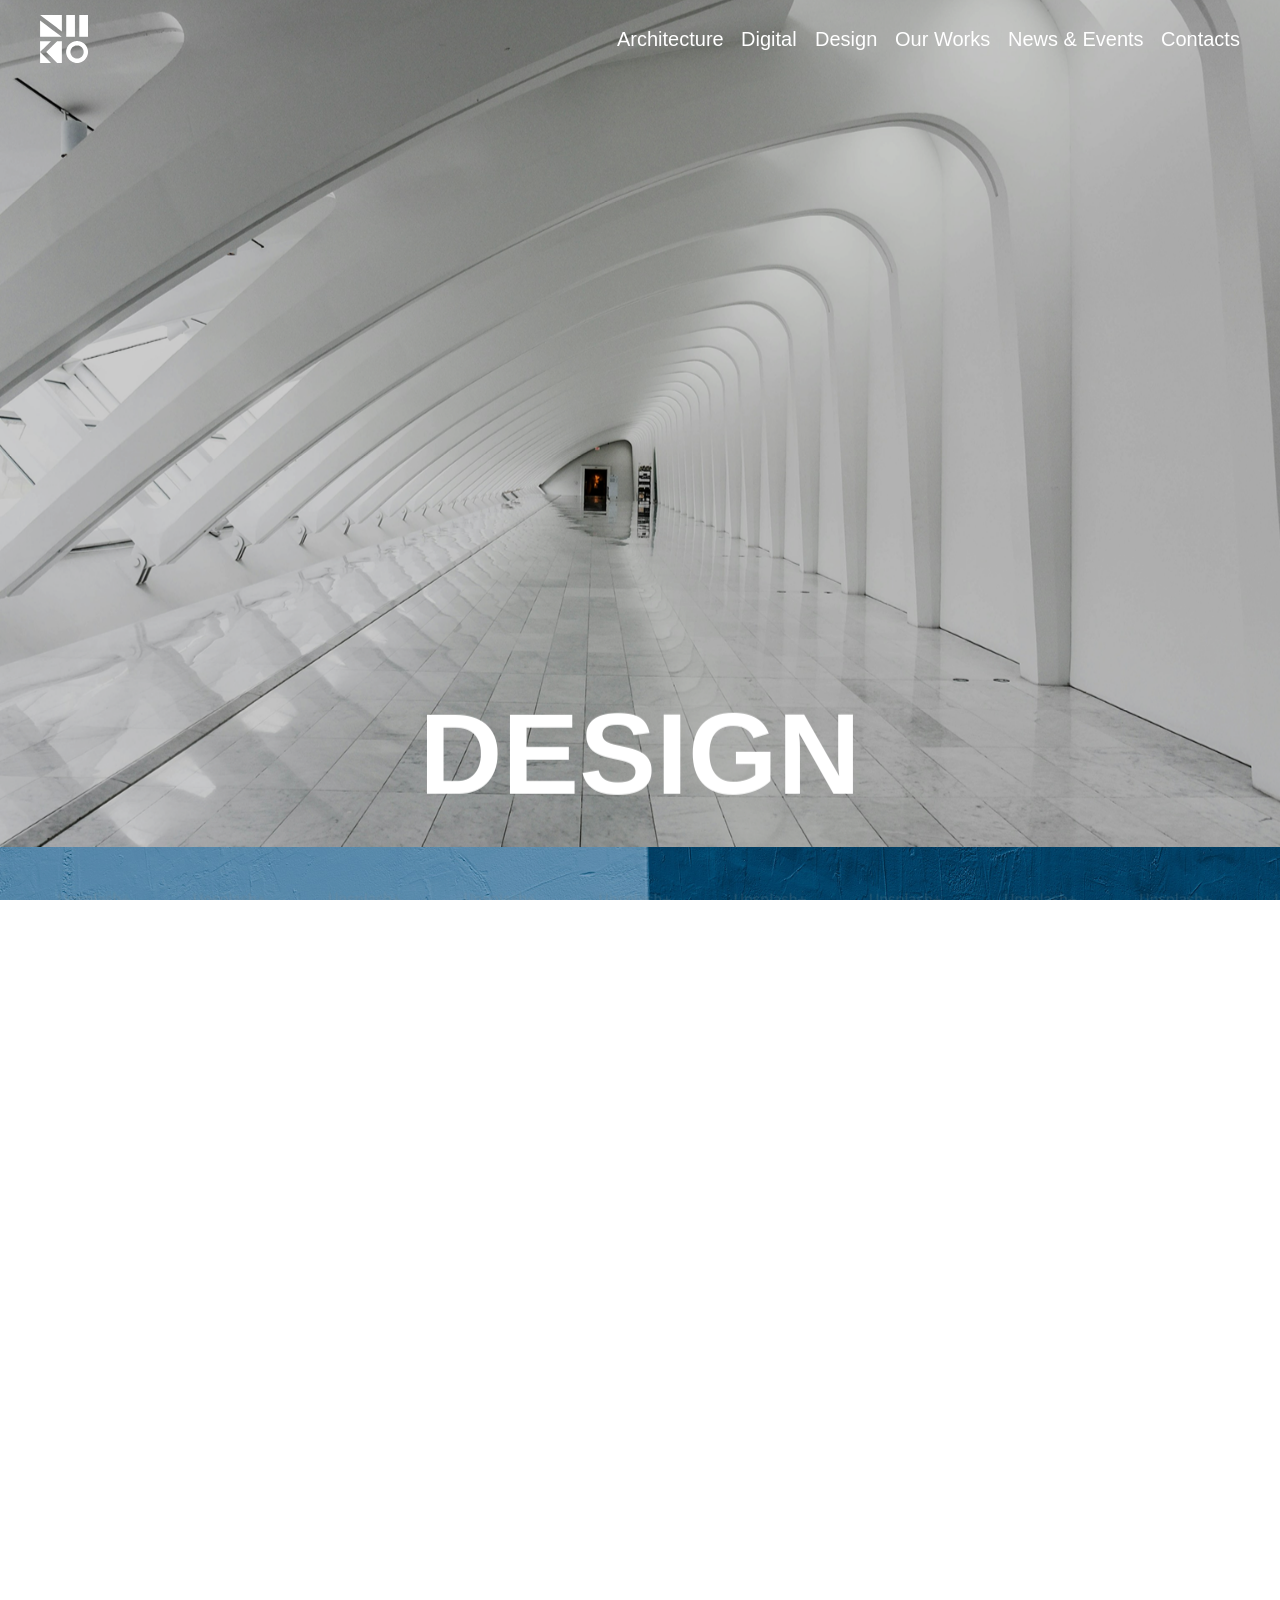
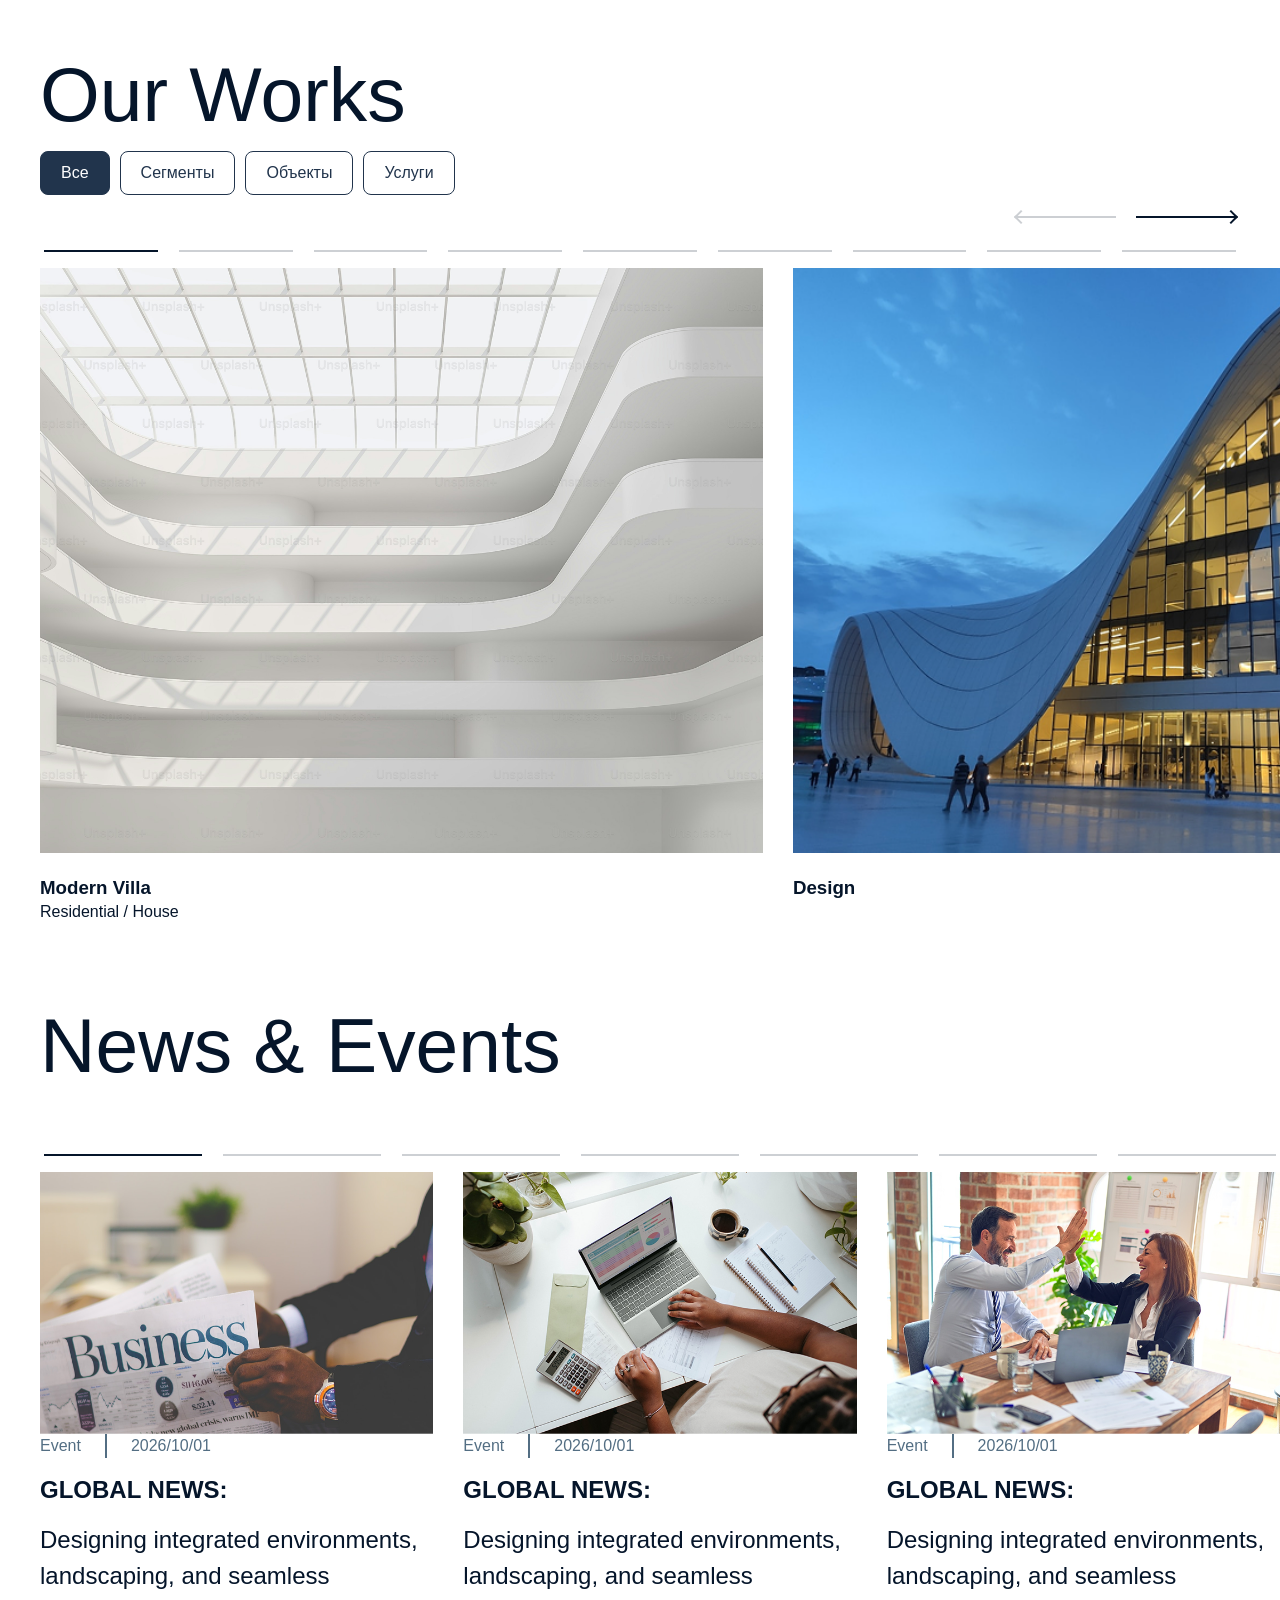
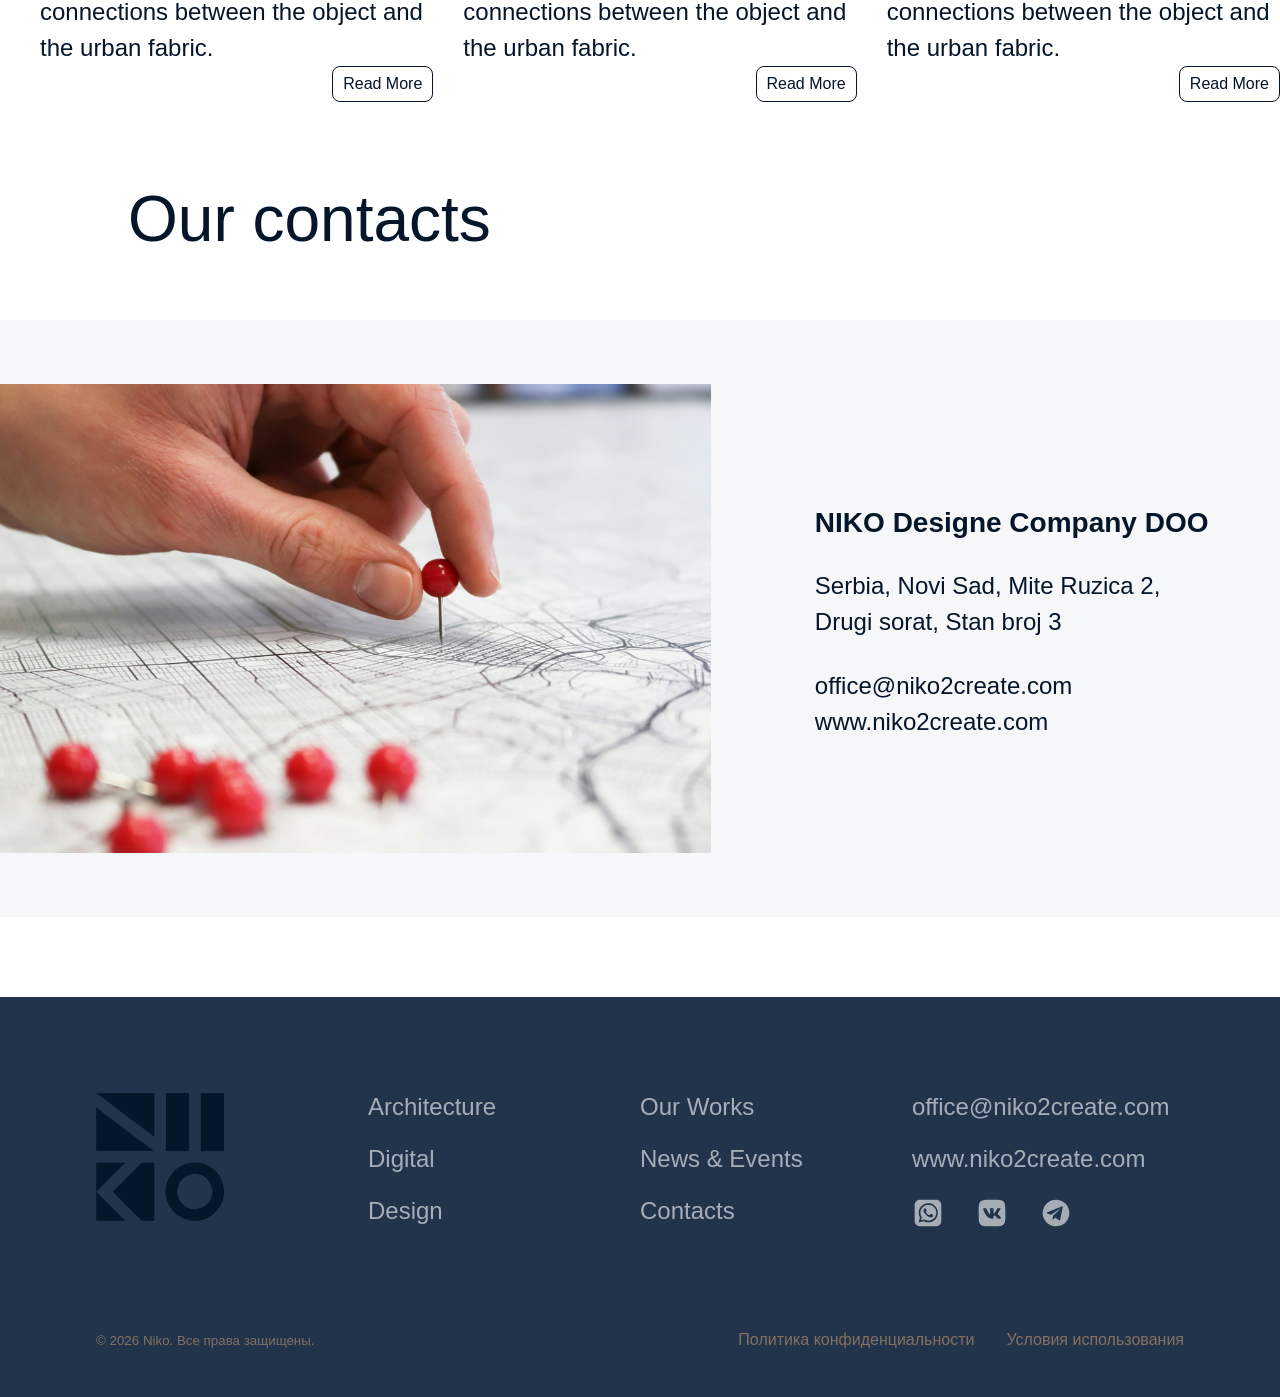
<file: index.html>
<!DOCTYPE html>
<html lang="ru">

<head>
  <meta charset="UTF-8">
  <meta name="viewport" content="width=device-width, initial-scale=1.0">
  <title>Niko11</title>
  <link href="https://fonts.cdnfonts.com/css/neue-haas-grotesk-display-pro" rel="stylesheet">
  
  <link rel="stylesheet" href="css/reset.css"> 
  <link rel="stylesheet" href="css/style.css">
  <link rel="stylesheet" href="https://cdn.jsdelivr.net/npm/swiper@11/swiper-bundle.min.css" />
</head>

<body class="home-page">


  <header class="main-header">
    <a href="index.html" class="header-logo-place">
      <svg version="1.1" id="Слой_1" xmlns="http://www.w3.org/2000/svg" xmlns:xlink="http://www.w3.org/1999/xlink"
          x="0px" y="0px" viewBox="0 0 500 500" style="enable-background:new 0 0 500 500;" xml:space="preserve">
          <g>
            <path class="st0" d="M227.8,0.1v171.2l-45.4-34.2v-0.9h-1.1C123.4,92.6,58.8,43.9,0.9,0.3V0.1H227.8z" />
            <rect x="273.2" y="0.1" class="st0" width="90.7" height="226.8" />
            <rect x="409.3" y="0.1" class="st0" width="90.7" height="226.8" />
            <polygon class="st0" points="46.3,90.9 46.3,91.3 45.7,90.9 	" />
            <polygon class="st0" points="46.3,90.9 46.3,91.3 45.7,90.9 	" />
            <polygon class="st0" points="182.4,136.2 182.4,137.1 181.3,136.2 	" />
            <path class="st0" d="M226.3,227H0.9V57.1C74.1,112.3,153.2,171.9,226.3,227z" />
            <polygon class="st0" points="114.4,272.3 33,353.7 23.6,363.1 0.9,385.8 0.9,272.3 	" />
            <polygon class="st0" points="114.4,499.2 0.9,499.2 0.9,385.8 69,453.8 91.7,476.5 	" />
            <polygon class="st0" points="227.8,272.3 227.8,499.2 178.5,499.2 137.1,457.7 133.2,453.8 87.8,408.4 65.1,385.8 87.8,363.1 
       91.7,359.2 133.1,317.7 178.5,272.3 	" />
            <path class="st0" d="M497.8,363.1c-3.3-16.7-10.2-32.1-20-45.4c-6.5-8.9-14.4-16.8-23.2-23.5c-13.2-10-28.6-17.1-45.4-20.6
       c-2.6-0.5-5.2-1-7.8-1.3c-5-0.7-10.2-1-15.4-1c-5.2,0-10.4,0.4-15.4,1c-2.3,0.3-4.5,0.7-6.8,1.1c-16.7,3.3-32.2,10.3-45.4,20
       c-9.3,6.8-17.4,15-24.2,24.2c-9.8,13.2-16.7,28.6-20,45.4c-0.4,2.2-0.8,4.4-1.1,6.7c-0.7,5.1-1.1,10.2-1.1,15.5s0.4,10.4,1.1,15.5
       c0.3,2.6,0.8,5.2,1.3,7.7c3.5,16.8,10.6,32.2,20.6,45.4c6.7,8.8,14.6,16.6,23.5,23.2c13.2,9.8,28.6,16.7,45.4,20
       c7.2,1.4,14.6,2.2,22.2,2.2c8,0,15.7-0.8,23.2-2.4c16.8-3.5,32.2-10.6,45.4-20.6c8.5-6.4,16-13.9,22.4-22.4
       c10-13.2,17.1-28.6,20.6-45.4c1.6-7.5,2.4-15.3,2.4-23.2C500,377.6,499.3,370.2,497.8,363.1z M450.6,408.4
       c-6.9,19.2-22.1,34.4-41.3,41.3c-7.2,2.6-15.1,4.1-23.2,4.1c-7.8,0-15.2-1.3-22.2-3.7c-19.7-6.7-35.3-22.2-42.4-41.7
       c-1.3-3.6-2.3-7.3-3-11.2c-0.7-3.9-1.1-7.9-1.1-12c0-4.1,0.4-8.1,1.1-12c0.6-3.5,1.5-6.8,2.6-10.1c6.9-20,22.7-35.9,42.8-42.8
       c3.3-1.1,6.7-2,10.1-2.6c3.9-0.7,7.9-1.1,12-1.1s8.1,0.4,12,1.1c3.9,0.7,7.6,1.7,11.2,3c19.5,7,35,22.7,41.7,42.4
       c2.4,7,3.7,14.4,3.7,22.2C454.6,393.4,453.2,401.2,450.6,408.4z" />
          </g>
        </svg>
    </a>
    <nav class="main-nav">
      <!-- <div class="header-logo" ><img src="images/w.ai4.svg"></div>  -->
      <ul class="menu-list">
        <a href="architecture.html" class="nav-link">Architecture</a>
        <a href="digital.html" class="nav-link">Digital</a>
        <a href="design.html" class="nav-link">Design</a>
        <a href="#works" class="nav-link">Our Works</a>
        <a href="#news" class="nav-link">News & Events</a>
        <a href="#contacts" class="nav-link">Contacts</a>
      </ul>
    </nav>

    <div class="mobile-burger" id="burger">
    <!-- Кнопка Бургер -->
      <span></span>
      <span></span>
      <span></span>
    </div>

    <!-- Полноэкранное мобильное меню -->
    <div class="mobile-menu" id="mobileMenu">
      <nav class="mobile-nav">
        <a href="architecture.html" class="mobile-link">Architecture</a>
        <a href="digital.html" class="mobile-link">Digital</a>
        <a href="design.html" class="mobile-link">Design</a>
        <a href="#works" class="mobile-link">Our Works</a>
        <a href="#news" class="mobile-link">News & Events</a>
        <a href="#contacts" class="mobile-link">Contacts</a>
      </nav>
    </div>
  </header>
  <div class="slider" id="mainSlider">
    <!-- Слайд 1 -->
    <section class="slide" id="slide-1">
      <div class="image-container"><img src="images/228.png" alt=""></div>

      <!-- <img class="logo-primer" src="images/w.ai4.svg" width="300" height="300" alt="">  -->
      <div class="logo-box">
        <img class="logo-parti logo-parti--1" src="images/svg/delta-1.svg">
        <img class="logo-parti logo-parti--2" src="images/svg/delta-2.svg">
        <img class="logo-parti logo-parti--3" src="images/svg/palka-1.svg">
        <img class="logo-parti logo-parti--4" src="images/svg/palka-2.svg">
        <img class="logo-parti logo-parti--5" src="images/svg/small-delta-1.svg">
        <img class="logo-parti logo-parti--6" src="images/svg/small-delta-2.svg">
        <img class="logo-parti logo-parti--7" src="images/svg/naus.svg">
        <img class="logo-parti logo-parti--8" src="images/svg/circle.svg">
      </div>
      <div class="cube-viewport">
        <div class="cube" id="hero-cube">
          <div class="side side--1 front active-side">
            <div class="side-image">
              <svg version="1.1" id="Слой_1" xmlns="http://www.w3.org/2000/svg" xmlns:xlink="http://www.w3.org/1999/xlink"
                x="0px" y="0px" viewBox="0 0 500 500" style="enable-background:new 0 0 500 500;" xml:space="preserve">
                <g>
                  <path class="st0" d="M227.8,0.1v171.2l-45.4-34.2v-0.9h-1.1C123.4,92.6,58.8,43.9,0.9,0.3V0.1H227.8z" />
                  <rect x="273.2" y="0.1" class="st0" width="90.7" height="226.8" />
                  <rect x="409.3" y="0.1" class="st0" width="90.7" height="226.8" />
                  <polygon class="st0" points="46.3,90.9 46.3,91.3 45.7,90.9 	" />
                  <polygon class="st0" points="46.3,90.9 46.3,91.3 45.7,90.9 	" />
                  <polygon class="st0" points="182.4,136.2 182.4,137.1 181.3,136.2 	" />
                  <path class="st0" d="M226.3,227H0.9V57.1C74.1,112.3,153.2,171.9,226.3,227z" />
                  <polygon class="st0" points="114.4,272.3 33,353.7 23.6,363.1 0.9,385.8 0.9,272.3 	" />
                  <polygon class="st0" points="114.4,499.2 0.9,499.2 0.9,385.8 69,453.8 91.7,476.5 	" />
                  <polygon class="st0" points="227.8,272.3 227.8,499.2 178.5,499.2 137.1,457.7 133.2,453.8 87.8,408.4 65.1,385.8 87.8,363.1 
               91.7,359.2 133.1,317.7 178.5,272.3 	" />
                  <path class="st0" d="M497.8,363.1c-3.3-16.7-10.2-32.1-20-45.4c-6.5-8.9-14.4-16.8-23.2-23.5c-13.2-10-28.6-17.1-45.4-20.6
               c-2.6-0.5-5.2-1-7.8-1.3c-5-0.7-10.2-1-15.4-1c-5.2,0-10.4,0.4-15.4,1c-2.3,0.3-4.5,0.7-6.8,1.1c-16.7,3.3-32.2,10.3-45.4,20
               c-9.3,6.8-17.4,15-24.2,24.2c-9.8,13.2-16.7,28.6-20,45.4c-0.4,2.2-0.8,4.4-1.1,6.7c-0.7,5.1-1.1,10.2-1.1,15.5s0.4,10.4,1.1,15.5
               c0.3,2.6,0.8,5.2,1.3,7.7c3.5,16.8,10.6,32.2,20.6,45.4c6.7,8.8,14.6,16.6,23.5,23.2c13.2,9.8,28.6,16.7,45.4,20
               c7.2,1.4,14.6,2.2,22.2,2.2c8,0,15.7-0.8,23.2-2.4c16.8-3.5,32.2-10.6,45.4-20.6c8.5-6.4,16-13.9,22.4-22.4
               c10-13.2,17.1-28.6,20.6-45.4c1.6-7.5,2.4-15.3,2.4-23.2C500,377.6,499.3,370.2,497.8,363.1z M450.6,408.4
               c-6.9,19.2-22.1,34.4-41.3,41.3c-7.2,2.6-15.1,4.1-23.2,4.1c-7.8,0-15.2-1.3-22.2-3.7c-19.7-6.7-35.3-22.2-42.4-41.7
               c-1.3-3.6-2.3-7.3-3-11.2c-0.7-3.9-1.1-7.9-1.1-12c0-4.1,0.4-8.1,1.1-12c0.6-3.5,1.5-6.8,2.6-10.1c6.9-20,22.7-35.9,42.8-42.8
               c3.3-1.1,6.7-2,10.1-2.6c3.9-0.7,7.9-1.1,12-1.1s8.1,0.4,12,1.1c3.9,0.7,7.6,1.7,11.2,3c19.5,7,35,22.7,41.7,42.4
               c2.4,7,3.7,14.4,3.7,22.2C454.6,393.4,453.2,401.2,450.6,408.4z" />
                </g>
              </svg>
            </div>
          </div>
          <div class="side side--2 top">
    
            <div class="side-title">NIKO</div>
          </div>
          <div class="side side--3 back">
            <div class="side-image">
              <svg version="1.1" id="Слой_2" xmlns="http://www.w3.org/2000/svg" xmlns:xlink="http://www.w3.org/1999/xlink"
                x="0px" y="0px" viewBox="0 0 500 500" style="enable-background:new 0 0 500 500;" xml:space="preserve">
                <g>
                  <path class="st0" d="M227.8,0.1v171.2l-45.4-34.2v-0.9h-1.1C123.4,92.6,58.8,43.9,0.9,0.3V0.1H227.8z" />
                  <rect x="273.2" y="0.1" class="st0" width="90.7" height="226.8" />
                  <rect x="409.3" y="0.1" class="st0" width="90.7" height="226.8" />
                  <polygon class="st0" points="46.3,90.9 46.3,91.3 45.7,90.9 	" />
                  <polygon class="st0" points="46.3,90.9 46.3,91.3 45.7,90.9 	" />
                  <polygon class="st0" points="182.4,136.2 182.4,137.1 181.3,136.2 	" />
                  <path class="st0" d="M226.3,227H0.9V57.1C74.1,112.3,153.2,171.9,226.3,227z" />
                  <polygon class="st0" points="114.4,272.3 33,353.7 23.6,363.1 0.9,385.8 0.9,272.3 	" />
                  <polygon class="st0" points="114.4,499.2 0.9,499.2 0.9,385.8 69,453.8 91.7,476.5 	" />
                  <polygon class="st0" points="227.8,272.3 227.8,499.2 178.5,499.2 137.1,457.7 133.2,453.8 87.8,408.4 65.1,385.8 87.8,363.1 
               91.7,359.2 133.1,317.7 178.5,272.3 	" />
                  <path class="st0" d="M497.8,363.1c-3.3-16.7-10.2-32.1-20-45.4c-6.5-8.9-14.4-16.8-23.2-23.5c-13.2-10-28.6-17.1-45.4-20.6
               c-2.6-0.5-5.2-1-7.8-1.3c-5-0.7-10.2-1-15.4-1c-5.2,0-10.4,0.4-15.4,1c-2.3,0.3-4.5,0.7-6.8,1.1c-16.7,3.3-32.2,10.3-45.4,20
               c-9.3,6.8-17.4,15-24.2,24.2c-9.8,13.2-16.7,28.6-20,45.4c-0.4,2.2-0.8,4.4-1.1,6.7c-0.7,5.1-1.1,10.2-1.1,15.5s0.4,10.4,1.1,15.5
               c0.3,2.6,0.8,5.2,1.3,7.7c3.5,16.8,10.6,32.2,20.6,45.4c6.7,8.8,14.6,16.6,23.5,23.2c13.2,9.8,28.6,16.7,45.4,20
               c7.2,1.4,14.6,2.2,22.2,2.2c8,0,15.7-0.8,23.2-2.4c16.8-3.5,32.2-10.6,45.4-20.6c8.5-6.4,16-13.9,22.4-22.4
               c10-13.2,17.1-28.6,20.6-45.4c1.6-7.5,2.4-15.3,2.4-23.2C500,377.6,499.3,370.2,497.8,363.1z M450.6,408.4
               c-6.9,19.2-22.1,34.4-41.3,41.3c-7.2,2.6-15.1,4.1-23.2,4.1c-7.8,0-15.2-1.3-22.2-3.7c-19.7-6.7-35.3-22.2-42.4-41.7
               c-1.3-3.6-2.3-7.3-3-11.2c-0.7-3.9-1.1-7.9-1.1-12c0-4.1,0.4-8.1,1.1-12c0.6-3.5,1.5-6.8,2.6-10.1c6.9-20,22.7-35.9,42.8-42.8
               c3.3-1.1,6.7-2,10.1-2.6c3.9-0.7,7.9-1.1,12-1.1s8.1,0.4,12,1.1c3.9,0.7,7.6,1.7,11.2,3c19.5,7,35,22.7,41.7,42.4
               c2.4,7,3.7,14.4,3.7,22.2C454.6,393.4,453.2,401.2,450.6,408.4z" />
                </g>
              </svg>
            </div>
          </div>
          <div class="side side--4 bottom">
            <div class="side-title">NIKO</div>
    
          </div>
        </div>
      </div>
    </section>

    <!-- Слайд 2 -->
    <section class="slide" id="slide-2">
      <div class="image-container"><img src="images/231.png" alt=""></div>

      <div class="slide-content">
        <h2 class="reveal-text"><a href="architecture.html">Architecture</a></h2>
      </div>
    </section>
    <!-- Слайд 3 -->
    <section class="slide" id="slide-3">
      <div class="image-container"><img src="images/232.png" alt=""></div>
      <div class="slide-content slide-content--end">
        <h2 class="reveal-text"><a href="/">Digital</a></h2>
      </div>
    </section>
    <!-- Слайд 4 -->
    <section class="slide" id="slide-4">
      <div class="image-container"><img src="images/227.png" alt=""></div>

      <div class="slide-content">
        <h2 class="reveal-text"><a href="/">Design</a></h2>
      </div>
    </section>

    <section class="slide" id="slide-5">
      <div class="image-container"><img src="images/229.png" alt=""></div>

      <div class="slide-content slide-content--5">
        <h2 class="reveal-text--5">We define <br>the essence <br>of form and space</h2>
        <!-- <div class="slide-content__links">
          <a class="slide-content__link slide-content__link--1" href="/">Architecture</a>
          <a class="slide-content__link slide-content__link--2" href="/">Digital</a>
          <a class="slide-content__link slide-content__link--3" href="/">Design</a>
        </div> -->
      </div>
    </section>
  </div>
  <div id="content-wrapper">
    <section class="projects-section" id="works">
      <h2 class="projects-title">Our Works</h2>
      <div class="filter-simple">
        <button class="filter-btn active" data-filter="all">Все</button>
        <button class="filter-btn" data-filter="segment">Сегменты</button>
        <button class="filter-btn" data-filter="object">Объекты</button>
        <button class="filter-btn" data-filter="service">Услуги</button>
      </div>

      <!-- 1. ПУСТОЙ КОНТЕЙНЕР ДЛЯ SWIPER -->
             <!-- Навигация (если нужна) -->
  <div class="projects-nav">
    <div class="projects-button-prev custom-prev"></div> 
    <div class="projects-button-next custom-next"></div>
  </div>   
  <!-- Добавляем пагинацию -->
  <div class="projects-pagination"></div>
  <div class="projects-container swiper">
    <div class="swiper-wrapper" id="projects-wrapper">
      <!-- Сюда JS будет копировать карточки -->
    </div>
  </div>

  <div id="source-projects" style="display: none;">
        <!-- У каждой карточки теперь только ОДНА основная категория -->
        <div class="project-item" data-type="segment"><img src="images/work10.png" alt="">
          <div class="project-info">
            <h3>Architecture</h3>

          </div>
        </div>
        <div class="project-item" data-type="segment"><img src="images/work12.png" alt="">
          <div class="project-info">
            <h3>Digital</h3>

          </div>
        </div>
        <div class="project-item" data-type="segment"><img src="images/work8.png" alt="">
          <div class="project-info">
            <h3>Design</h3>

          </div>
        </div>
        <div class="project-item" data-type="object"><img src="images/work6.png" alt="">
          <div class="project-info">
            <h3>Modern Villa</h3>
            <p>Residential / House</p>
          </div>
        </div>
        <div class="project-item" data-type="object"><img src="images/work16.png" alt="">
          <div class="project-info">
            <h3>Modern Villa</h3>
            <p>Residential / House</p>
          </div>
        </div>
        <div class="project-item" data-type="object"><img src="images/work11.png" alt="">
          <div class="project-info">
            <h3>Modern Villa</h3>
            <p>Residential / House</p>
          </div>
        </div>
        <div class="project-item" data-type="service"><img src="images/228.png" alt="">
          <div class="project-info">
            <h3>Modern Villa</h3>
            <p>Residential / House</p>
          </div>
        </div>
        <div class="project-item" data-type="service"><img src="images/229.png" alt="">
          <div class="project-info">
            <h3>Modern Villa</h3>
            <p>Residential / House</p>
          </div>
        </div>
        <div class="project-item" data-type="service"><img src="images/231.png" alt="">
          <div class="project-info">
            <h3>Modern Villa</h3>
            <p>Residential / House</p>
          </div>
        </div>
      </div>
    </section>
    <section class="news-section" id="news">
      <h2 class="news-title">News & Events</h2>
      <!-- Оболочка Swiper -->
      <div class="news-pagination"></div>
      <div class="news-container swiper">
        <div class="swiper-wrapper">
          <div class="swiper-slide">
          <a class="news-link" href="#">
            <img class="news-image" src="images/news1.png"  alt="">
            <div class="news-content">
              <em class="cats">
                Event
                <span class="cats-sep"></span>
                2026/10/01
              </em>
              <h3 class="news-subtitle">global news:</h3>
              <p>Designing integrated environments, landscaping, and seamless connections between the object and the urban
                fabric.</p>
              <span class="readmore">
                Read more
              </span>
            </div>
          </a>
          </div>
          <div class="swiper-slide">
          <a class="news-link" href="#">
            <img class="news-image" src="images/news2.png" width="706" height="470" alt="">
            <div class="news-content">
              <em class="cats">
                Event
                <span class="cats-sep"></span>
                2026/10/01
              </em>
              <h3 class="news-subtitle">global news:</h3>
              <p>Designing integrated environments, landscaping, and seamless connections between the object and the urban
                fabric.</p>
              <span class="readmore">
                Read more
              </span>
            </div>
          </a>
          </div>
          <div class="swiper-slide">
          <a class="news-link" href="#">
            <img class="news-image" src="images/news3.png" width="706" height="470" alt="">
            <div class="news-content">
              <em class="cats">
                Event
                <span class="cats-sep"></span>
                2026/10/01
              </em>
              <h3 class="news-subtitle">global news:</h3>
              <p>Designing integrated environments, landscaping, and seamless connections between the object and the urban
                fabric.</p>
              <span class="readmore">
                Read more
              </span>
            </div>
          </a>
          </div>
          <div class="swiper-slide">
          <a class="news-link" href="#">
            <img class="news-image" src="images/news4.png" width="706" height="470" alt="">
            <div class="news-content">
              <em class="cats">
                Event
                <span class="cats-sep"></span>
                2026/10/01
              </em>
              <h3 class="news-subtitle">global news:</h3>
              <p>Designing integrated environments, landscaping, and seamless connections between the object and the urban
                fabric.</p>
              <span class="readmore">
                Read more
              </span>
            </div>
          </a>
          </div>
          <div class="swiper-slide">
          <a class="news-link" href="#">
            <img class="news-image" src="images/news1.png" width="706" height="470" alt="">
            <div class="news-content">
              <em class="cats">
                Event
                <span class="cats-sep"></span>
                2026/10/01
              </em>
              <h3 class="news-subtitle">global news:</h3>
              <p>Designing integrated environments, landscaping, and seamless connections between the object and the urban
                fabric.</p>
              <span class="readmore">
                Read more
              </span>
            </div>
          </a>
          </div>
          <div class="swiper-slide">
          <a class="news-link" href="#">
            <img class="news-image" src="images/news2.png" width="706" height="470" alt="">
            <div class="news-content">
              <em class="cats">
                Event
                <span class="cats-sep"></span>
                2026/10/01
              </em>
              <h3 class="news-subtitle">global news:</h3>
              <p>Designing integrated environments, landscaping, and seamless connections between the object and the urban
                fabric.</p>
              <span class="readmore">
                Read more
              </span>
            </div>
          </a>
          </div>
          <div class="swiper-slide">
          <a class="news-link" href="#">
            <img class="news-image" src="images/news3.png" width="706" height="470" alt="">
            <div class="news-content">
              <em class="cats">
                Event
                <span class="cats-sep"></span>
                2026/10/01
              </em>
              <h3 class="news-subtitle">global news:</h3>
              <p>Designing integrated environments, landscaping, and seamless connections between the object and the urban
                fabric.</p>
              <span class="readmore">
                Read more
              </span>
            </div>
          </a>
          </div>
          <div class="swiper-slide">
          <a class="news-link" href="#">
            <img class="news-image" src="images/news4.png" width="706" height="470" alt="">
            <div class="news-content">
              <em class="cats">
                Event
                <span class="cats-sep"></span>
                2026/10/01
              </em>
              <h3 class="news-subtitle">global news:</h3>
              <p>Designing integrated environments, landscaping, and seamless connections between the object and the urban
                fabric.</p>
              <span class="readmore">
                Read more
              </span>
            </div>
          </a>
          </div>
          <div class="swiper-slide">
          <a class="news-link" href="#">
            <img class="news-image" src="images/news1.png" width="706" height="470" alt="">
            <div class="news-content">
              <em class="cats">
                Event
                <span class="cats-sep"></span>
                2026/10/01
              </em>
              <h3 class="news-subtitle">global news:</h3>
              <p>Designing integrated environments, landscaping, and seamless connections between the object and the urban
                fabric.</p>
              <span class="readmore">
                Read more
              </span>
            </div>
          </a>
          </div>
        </div>
      </div>
    </section>
    <section class="contacts" id="contacts">
      <h2 class="contacts__title">Our contacts</h2>
      <div class="contacts__wrapper">
        <img class="contacts__image" src="images/contacts.png" alt="">
        <div class="contacts-content">
          <h3 class="contacts-content__title">NIKO Designe Company DOO</h3>
          <address class="contacts-content__address">Serbia, Novi Sad, Mite Ruzica 2,<br> Drugi sorat, Stan broj 3</address>
          <a class="contacts-content__email" href="mailto:office@niko2create.com">office@niko2create.com</a>
          <a class="contacts-content__link" href="www.niko2create.com">www.niko2create.com</a>
        </div>
      </div>
    </section>
  </div>
  <footer class="footer">
    <div class="footer__body">
      <div class="footer__col">
        <a class="footer__logo" href="index.html">
          <svg version="1.1" id="Слой_1" xmlns="http://www.w3.org/2000/svg" xmlns:xlink="http://www.w3.org/1999/xlink"
          x="0px" y="0px" viewBox="0 0 500 500" style="enable-background:new 0 0 500 500;" xml:space="preserve">
          <g>
            <path class="st0" d="M227.8,0.1v171.2l-45.4-34.2v-0.9h-1.1C123.4,92.6,58.8,43.9,0.9,0.3V0.1H227.8z" />
            <rect x="273.2" y="0.1" class="st0" width="90.7" height="226.8" />
            <rect x="409.3" y="0.1" class="st0" width="90.7" height="226.8" />
            <polygon class="st0" points="46.3,90.9 46.3,91.3 45.7,90.9 	" />
            <polygon class="st0" points="46.3,90.9 46.3,91.3 45.7,90.9 	" />
            <polygon class="st0" points="182.4,136.2 182.4,137.1 181.3,136.2 	" />
            <path class="st0" d="M226.3,227H0.9V57.1C74.1,112.3,153.2,171.9,226.3,227z" />
            <polygon class="st0" points="114.4,272.3 33,353.7 23.6,363.1 0.9,385.8 0.9,272.3 	" />
            <polygon class="st0" points="114.4,499.2 0.9,499.2 0.9,385.8 69,453.8 91.7,476.5 	" />
            <polygon class="st0" points="227.8,272.3 227.8,499.2 178.5,499.2 137.1,457.7 133.2,453.8 87.8,408.4 65.1,385.8 87.8,363.1 
       91.7,359.2 133.1,317.7 178.5,272.3 	" />
            <path class="st0" d="M497.8,363.1c-3.3-16.7-10.2-32.1-20-45.4c-6.5-8.9-14.4-16.8-23.2-23.5c-13.2-10-28.6-17.1-45.4-20.6
       c-2.6-0.5-5.2-1-7.8-1.3c-5-0.7-10.2-1-15.4-1c-5.2,0-10.4,0.4-15.4,1c-2.3,0.3-4.5,0.7-6.8,1.1c-16.7,3.3-32.2,10.3-45.4,20
       c-9.3,6.8-17.4,15-24.2,24.2c-9.8,13.2-16.7,28.6-20,45.4c-0.4,2.2-0.8,4.4-1.1,6.7c-0.7,5.1-1.1,10.2-1.1,15.5s0.4,10.4,1.1,15.5
       c0.3,2.6,0.8,5.2,1.3,7.7c3.5,16.8,10.6,32.2,20.6,45.4c6.7,8.8,14.6,16.6,23.5,23.2c13.2,9.8,28.6,16.7,45.4,20
       c7.2,1.4,14.6,2.2,22.2,2.2c8,0,15.7-0.8,23.2-2.4c16.8-3.5,32.2-10.6,45.4-20.6c8.5-6.4,16-13.9,22.4-22.4
       c10-13.2,17.1-28.6,20.6-45.4c1.6-7.5,2.4-15.3,2.4-23.2C500,377.6,499.3,370.2,497.8,363.1z M450.6,408.4
       c-6.9,19.2-22.1,34.4-41.3,41.3c-7.2,2.6-15.1,4.1-23.2,4.1c-7.8,0-15.2-1.3-22.2-3.7c-19.7-6.7-35.3-22.2-42.4-41.7
       c-1.3-3.6-2.3-7.3-3-11.2c-0.7-3.9-1.1-7.9-1.1-12c0-4.1,0.4-8.1,1.1-12c0.6-3.5,1.5-6.8,2.6-10.1c6.9-20,22.7-35.9,42.8-42.8
       c3.3-1.1,6.7-2,10.1-2.6c3.9-0.7,7.9-1.1,12-1.1s8.1,0.4,12,1.1c3.9,0.7,7.6,1.7,11.2,3c19.5,7,35,22.7,41.7,42.4
       c2.4,7,3.7,14.4,3.7,22.2C454.6,393.4,453.2,401.2,450.6,408.4z" />
          </g>
        </svg>
        </a>
      </div>
      <div class="footer__col">
        <ul class="footer__menu-list">
          <li class="footer__menu-item"><a href="architecture.html" class="footer__menu-link">Architecture</a></li>
          <li class="footer__menu-item"><a href="digital.html" class="footer__menu-link">Digital</a></li>
          <li class="footer__menu-item"><a href="design.html" class="footer__menu-link">Design</a></li>
        </ul>
      </div>
      <div class="footer__col">
        <ul class="footer__menu-list">
          <li class="footer__menu-item"><a href="#works" class="footer__menu-link">Our Works</a></li>
          <li class="footer__menu-item"><a href="#news" class="footer__menu-link">News & Events</a></li>
          <li class="footer__menu-item"><a href="#contacts" class="footer__menu-link">Contacts</a></li>
        </ul>
      </div>
      <div class="footer__col">
        <ul class="footer__menu-list">
          <li class="footer__menu-item"><a href="mailto:" class="footer__menu-link">office@niko2create.com</a></li>
          <li class="footer__menu-item"><a href="www.niko2create.com" class="footer__menu-link">www.niko2create.com</a></li>
          <li class="footer__menu-item">
            <ul class="footer__soc1als-list">
              <li class="footer__soc1als-item">
                <a class="footer__soc1als-link" href="/">
                  <svg width="32" height="32" viewBox="0 0 32 32" fill="none" xmlns="http://www.w3.org/2000/svg">
                    <path d="M29.3332 8.73268C29.3182 8.15745 29.2737 7.58336 29.1998 7.01268C29.1003 6.51285 28.9344 6.02856 28.7065 5.57268C28.4682 5.07816 28.1481 4.62738 27.7598 4.23935C27.368 3.85562 26.918 3.53614 26.4265 3.29268C25.97 3.06927 25.4857 2.90785 24.9865 2.81268C24.4213 2.72801 23.8512 2.67903 23.2798 2.66602H8.73317C8.15793 2.681 7.58384 2.7255 7.01317 2.79935C6.51334 2.89891 6.02905 3.06482 5.57317 3.29268C5.07864 3.531 4.62787 3.85105 4.23984 4.23935C3.85611 4.63123 3.53663 5.08121 3.29317 5.57268C3.06976 6.02917 2.90834 6.51345 2.81317 7.01268C2.7285 7.57793 2.67952 8.14795 2.6665 8.71935C2.6665 8.97268 2.6665 9.33268 2.6665 9.43935V22.5593C2.6665 22.706 2.6665 23.026 2.6665 23.266C2.68149 23.8413 2.72599 24.4153 2.79984 24.986C2.8994 25.4859 3.06531 25.9701 3.29317 26.426C3.53149 26.9205 3.85153 27.3713 4.23984 27.7593C4.63172 28.1431 5.0817 28.4626 5.57317 28.706C6.02966 28.9294 6.51394 29.0909 7.01317 29.186C7.57842 29.2707 8.14843 29.3197 8.71984 29.3327H23.2665C23.8417 29.3177 24.4158 29.2732 24.9865 29.1993C25.4863 29.0998 25.9706 28.9339 26.4265 28.706C26.921 28.4677 27.3718 28.1477 27.7598 27.7593C28.1436 27.3675 28.4631 26.9175 28.7065 26.426C28.9299 25.9695 29.0913 25.4852 29.1865 24.986C29.2712 24.4208 29.3202 23.8508 29.3332 23.2793C29.3332 23.026 29.3332 22.706 29.3332 22.5593V9.43935C29.3332 9.33268 29.3332 8.97268 29.3332 8.73268ZM16.3065 25.3327C14.7053 25.3248 13.132 24.912 11.7332 24.1327L6.6665 25.466L7.99984 20.506C7.13999 19.0613 6.67982 17.4139 6.6665 15.7327C6.67181 13.8432 7.23611 11.9976 8.28832 10.4283C9.34053 8.85895 10.8336 7.63606 12.5795 6.91364C14.3254 6.19122 16.246 6.00158 18.0994 6.3686C19.9529 6.73562 21.6563 7.6429 22.9951 8.97615C24.3339 10.3094 25.2482 12.009 25.623 13.8609C25.9977 15.7128 25.816 17.6342 25.1009 19.3831C24.3857 21.132 23.1691 22.6301 21.6041 23.6888C20.0392 24.7476 18.1959 25.3195 16.3065 25.3327V25.3327ZM16.3065 7.82602C14.8929 7.84219 13.5089 8.23266 12.2952 8.95767C11.0816 9.68267 10.0818 10.7163 9.39757 11.9534C8.71332 13.1904 8.3691 14.5867 8.39995 16.0001C8.4308 17.4134 8.83561 18.7933 9.57317 19.9993L9.75984 20.306L8.95984 23.226L11.9998 22.3993L12.2932 22.5727C13.5059 23.287 14.8857 23.6688 16.2932 23.6793V23.6793C18.4149 23.6793 20.4497 22.8365 21.95 21.3362C23.4503 19.8359 24.2932 17.8011 24.2932 15.6793C24.2932 13.5576 23.4503 11.5228 21.95 10.0225C20.4497 8.5222 18.4149 7.67935 16.2932 7.67935L16.3065 7.82602ZM20.9732 19.186C20.7985 19.4773 20.5647 19.7287 20.2868 19.9239C20.0089 20.1191 19.6931 20.2539 19.3598 20.3193C18.8619 20.4104 18.3492 20.3783 17.8665 20.226C17.4123 20.084 16.9671 19.9148 16.5332 19.7193C14.8848 18.8922 13.4791 17.6519 12.4532 16.1193C11.8957 15.4093 11.5574 14.5521 11.4798 13.6527C11.4719 13.2791 11.5426 12.908 11.6873 12.5634C11.832 12.2189 12.0475 11.9086 12.3198 11.6527C12.4001 11.5617 12.4985 11.4886 12.6087 11.4381C12.719 11.3876 12.8386 11.3607 12.9598 11.3593H13.3332C13.4798 11.3593 13.6798 11.3593 13.8665 11.7727C14.0532 12.186 14.5465 13.426 14.6132 13.546C14.6459 13.61 14.663 13.6808 14.663 13.7527C14.663 13.8245 14.6459 13.8954 14.6132 13.9593C14.5542 14.1042 14.4733 14.2392 14.3732 14.3593C14.2532 14.506 14.1198 14.6793 14.0132 14.786C13.9065 14.8927 13.7732 15.026 13.9065 15.266C14.2693 15.8783 14.7183 16.4351 15.2398 16.9193C15.8077 17.4212 16.457 17.8225 17.1598 18.106C17.3998 18.226 17.5465 18.2127 17.6798 18.106C17.8132 17.9993 18.2798 17.4127 18.4398 17.1727C18.5998 16.9327 18.7598 16.9727 18.9732 17.0527C19.1865 17.1327 20.3732 17.706 20.6132 17.826C20.8532 17.946 20.9998 17.9993 21.0665 18.106C21.1243 18.455 21.0922 18.8129 20.9732 19.146V19.186Z" fill="white" />
                  </svg>
                </a>
              </li>
              <li class="footer__soc1als-item">
                <a class="footer__soc1als-link" href="/">
                  <svg width="32" height="32" viewBox="0 0 32 32" fill="none" xmlns="http://www.w3.org/2000/svg">
                    <path d="M20.0971 2.66602H11.9165C4.44425 2.66602 2.6665 4.44376 2.6665 11.9021V20.0827C2.6665 27.5549 4.43042 29.3327 11.9026 29.3327H20.0832C27.5554 29.3327 29.3332 27.5688 29.3332 20.0965V11.916C29.3332 4.44376 27.5693 2.66602 20.0971 2.66602ZM24.1943 21.6938H22.2498C21.5138 21.6938 21.2915 21.0965 19.9721 19.7771C18.8193 18.666 18.3332 18.5271 18.0415 18.5271C17.6388 18.5271 17.5276 18.6382 17.5276 19.1938V20.9438C17.5276 21.416 17.3748 21.6938 16.1388 21.6938C14.9393 21.6132 13.7761 21.2488 12.745 20.6306C11.7139 20.0125 10.8444 19.1582 10.2082 18.1382C8.69765 16.2581 7.64665 14.0514 7.13876 11.6938C7.13876 11.4021 7.24984 11.1382 7.80542 11.1382H9.74984C10.2498 11.1382 10.4304 11.3604 10.6248 11.8743C11.5693 14.6521 13.1804 17.0688 13.8332 17.0688C14.0832 17.0688 14.1943 16.9577 14.1943 16.3327V13.4715C14.1109 12.166 13.4165 12.0549 13.4165 11.5827C13.4256 11.4581 13.483 11.342 13.5763 11.259C13.6697 11.176 13.7917 11.1327 13.9165 11.1382H16.9721C17.3888 11.1382 17.5276 11.3465 17.5276 11.8465V15.7077C17.5276 16.1243 17.7082 16.2632 17.8332 16.2632C18.0832 16.2632 18.2776 16.1243 18.7359 15.666C19.7208 14.4649 20.5256 13.1268 21.1248 11.6938C21.186 11.5213 21.3019 11.3737 21.4549 11.2733C21.6079 11.173 21.7896 11.1255 21.9721 11.1382H23.9165C24.4998 11.1382 24.6248 11.4299 24.4998 11.8465C23.7923 13.4309 22.917 14.9349 21.8888 16.3327C21.6804 16.6521 21.5971 16.8188 21.8888 17.1938C22.0832 17.4854 22.7638 18.0549 23.2221 18.5965C23.8887 19.2615 24.4423 20.0309 24.8609 20.8743C25.0276 21.416 24.7498 21.6938 24.1943 21.6938V21.6938Z" fill="white" />
                  </svg>
                </a>
              </li>
              <li class="footer__soc1als-item">
                <a class="footer__soc1als-link" href="/">
                  <svg width="32" height="32" viewBox="0 0 32 32" fill="none" xmlns="http://www.w3.org/2000/svg">
                    <path d="M15.9925 2.66602C13.3554 2.66602 10.7776 3.448 8.58492 4.91309C6.39226 6.37817 4.68329 8.46055 3.67413 10.8969C2.66496 13.3333 2.40091 16.0141 2.91538 18.6006C3.42985 21.187 4.69973 23.5627 6.56443 25.4274C8.42913 27.2921 10.8049 28.562 13.3913 29.0765C15.9777 29.591 18.6586 29.3269 21.095 28.3177C23.5313 27.3086 25.6137 25.5996 27.0788 23.407C28.5439 21.2143 29.3259 18.6364 29.3259 15.9993C29.326 14.2484 28.9812 12.5145 28.3112 10.8967C27.6412 9.27899 26.6591 7.80908 25.4209 6.57093C24.1828 5.33279 22.7129 4.35067 21.0951 3.68066C19.4774 3.01065 17.7435 2.66587 15.9925 2.66602V2.66602ZM20.2319 22.8693C20.182 22.9937 20.106 23.1061 20.0092 23.1988C19.9123 23.2915 19.7967 23.3624 19.6702 23.4068C19.5437 23.4512 19.4091 23.468 19.2756 23.4561C19.142 23.4442 19.0126 23.404 18.8959 23.338L15.2763 20.5255L12.9532 22.6687C12.8993 22.7085 12.8363 22.7341 12.7698 22.7432C12.7034 22.7523 12.6358 22.7445 12.5732 22.7206L13.0185 18.736L13.0328 18.7473L13.0419 18.6686C13.0419 18.6686 19.5552 12.7386 19.8206 12.486C20.0892 12.234 20.0006 12.1793 20.0006 12.1793C20.0159 11.8719 19.5185 12.1793 19.5185 12.1793L10.8885 17.7313L7.29453 16.5073C7.29453 16.5073 6.74253 16.3093 6.69053 15.874C6.63587 15.442 7.31252 15.2073 7.31252 15.2073L21.6019 9.53067C21.6019 9.53067 22.7765 9.00731 22.7765 9.87402L20.2319 22.8693Z" fill="white" />
                  </svg>
                </a>
              </li>
            </ul>
          </li>
        </ul>
      </div>
      
    </div>
    <div class="footer__bottom">
      <small class="footer__copy">
        © 2026 Niko. Все права защищены.
      </small>
      <a class="footer__additional" href="#">Политика конфиденциальности</a>
      <a class="footer__additional" href="#">Условия использования</a>
    </div>
  </footer>






  <script src="https://cdn.jsdelivr.net/npm/swiper@11/swiper-bundle.min.js" 
        onload="window.isSwiperReady = true; if(window.initMySite) window.initMySite();">
</script>
  <script src="js/main.js"></script>
  <script src="js/common.js"></script>
</body>

</html>
</file>
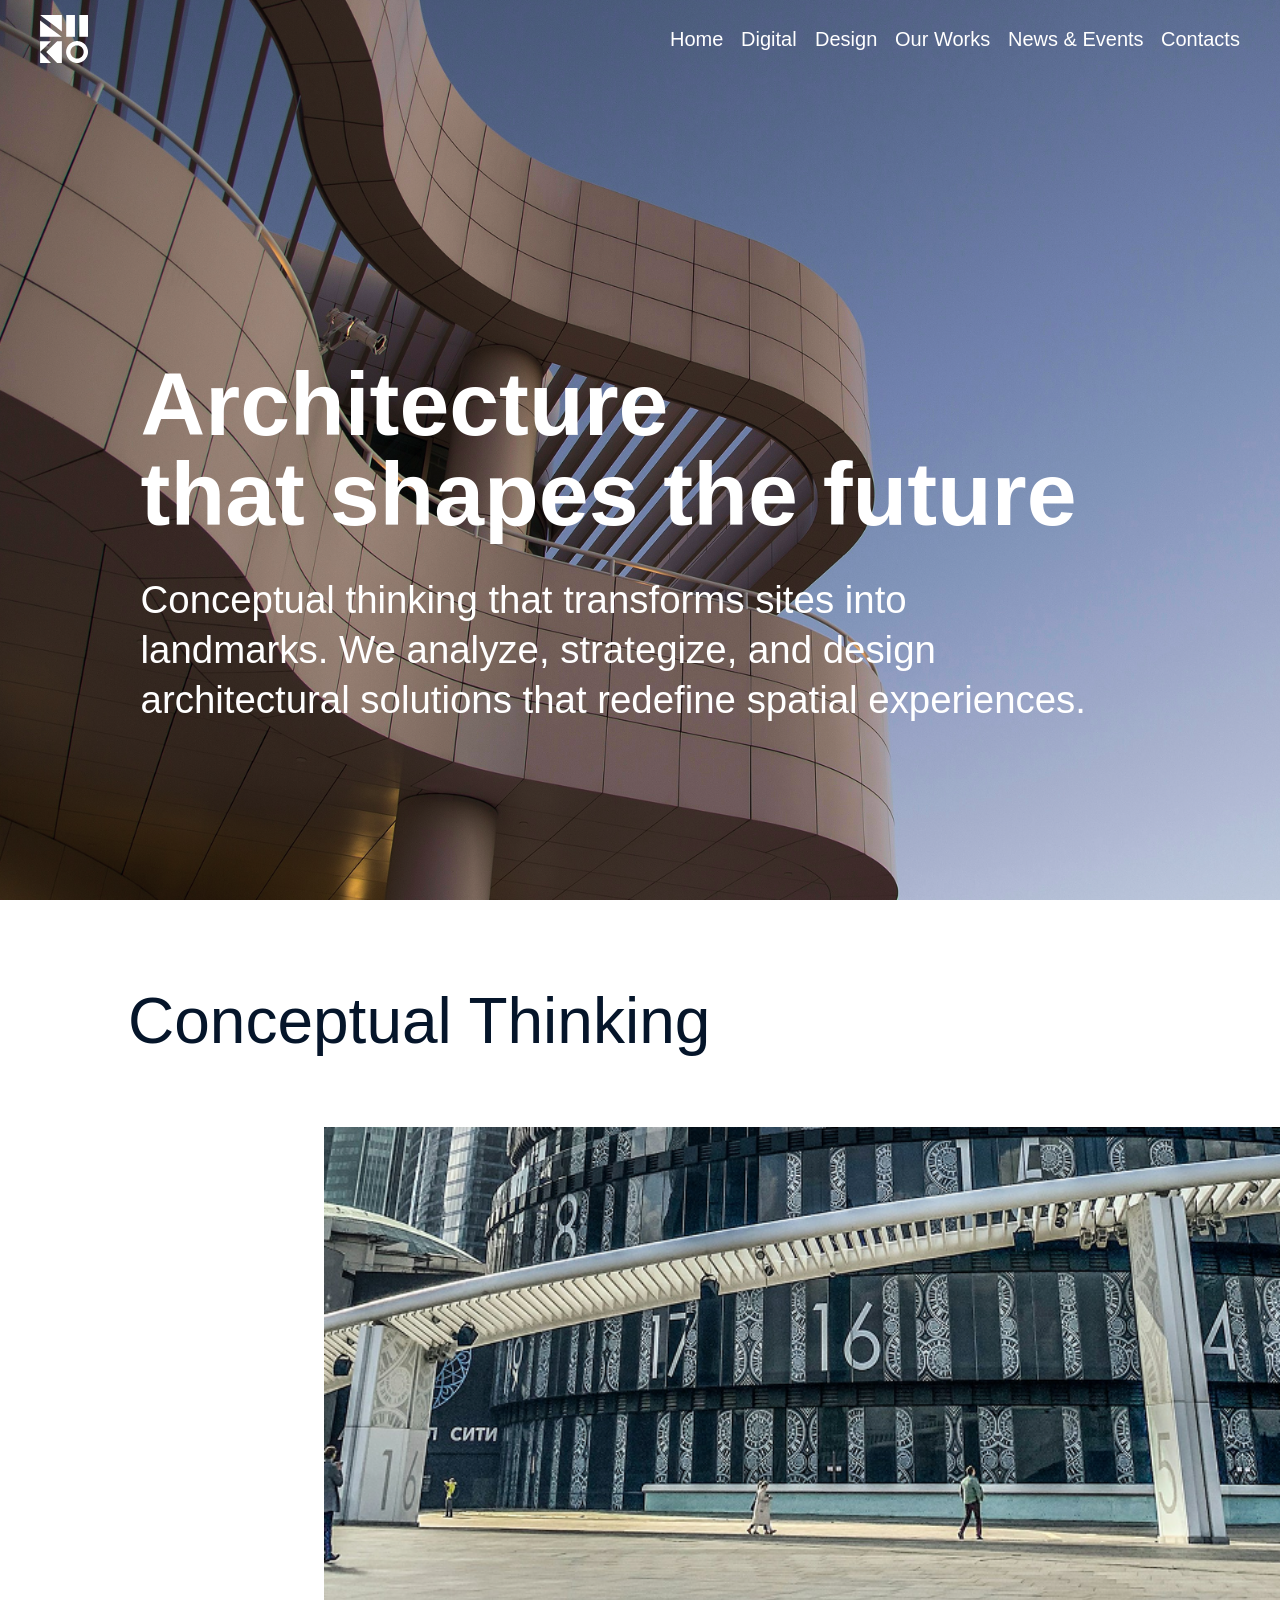
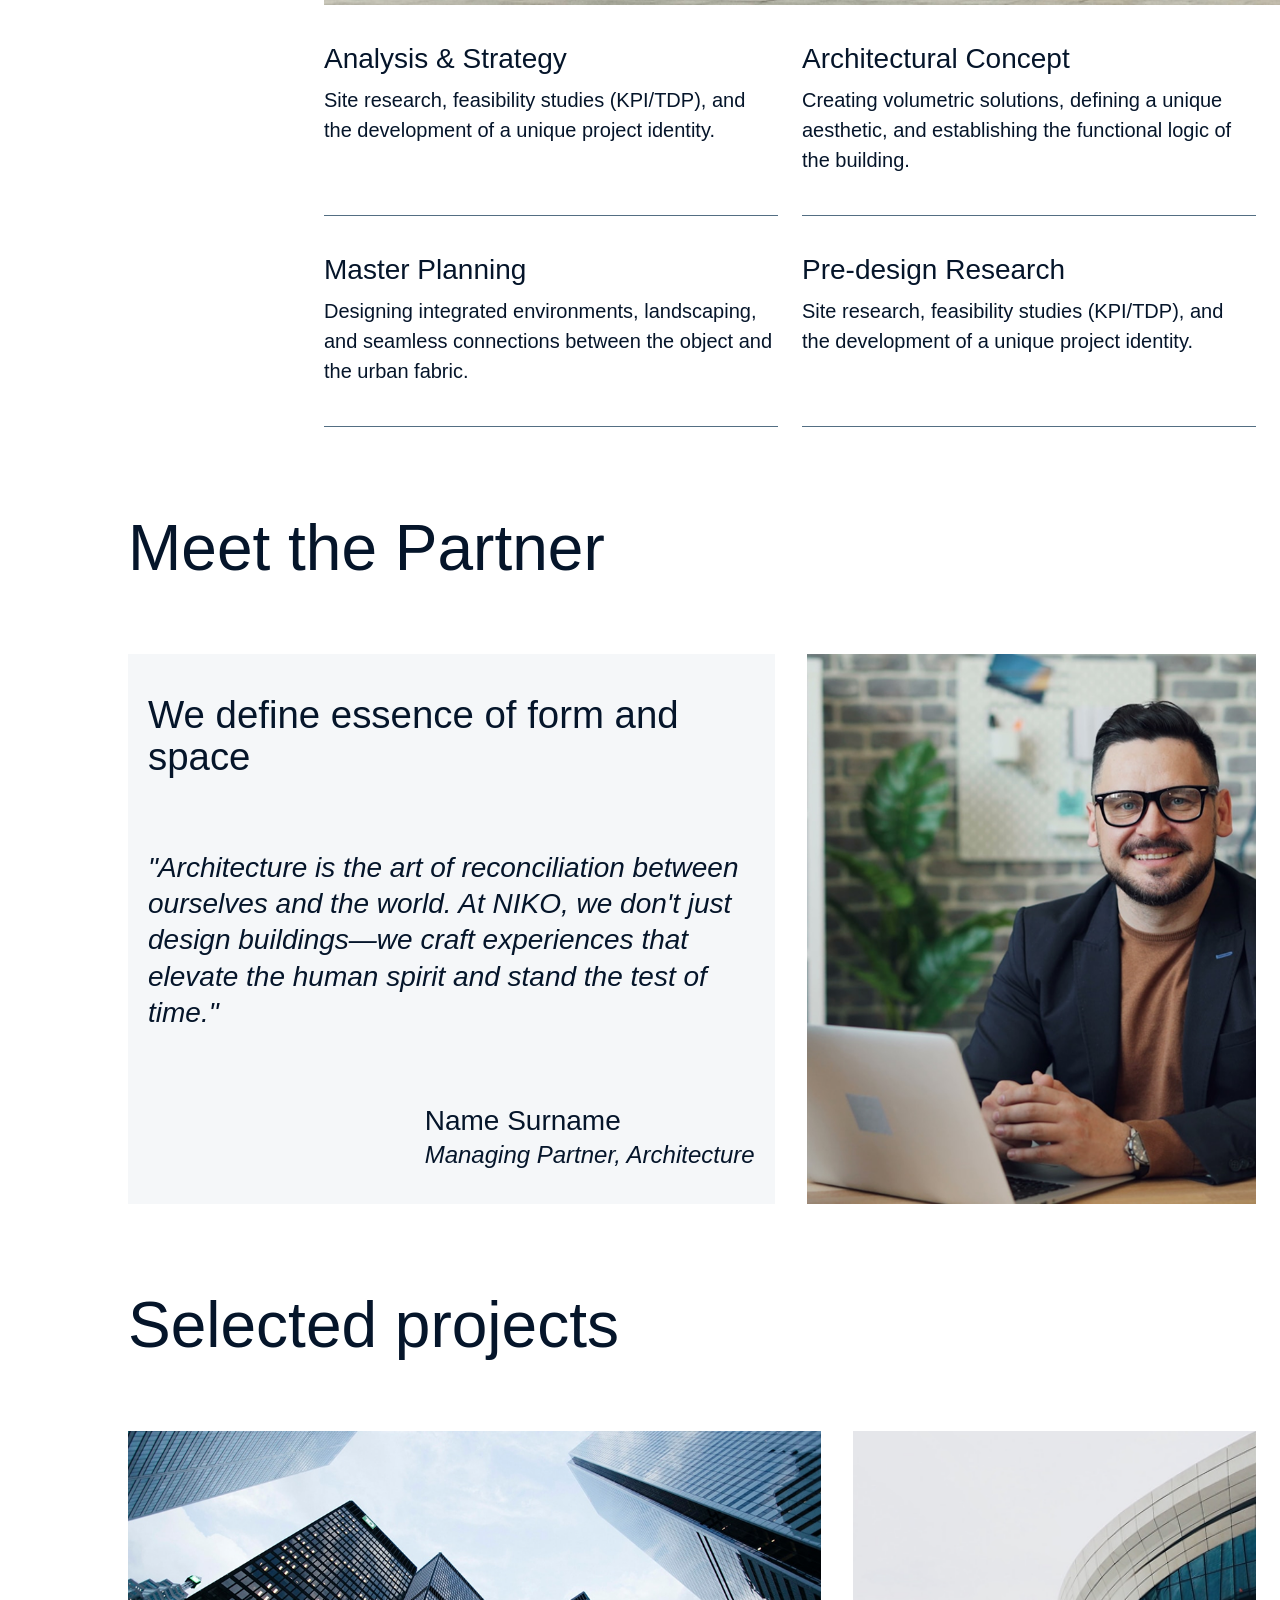
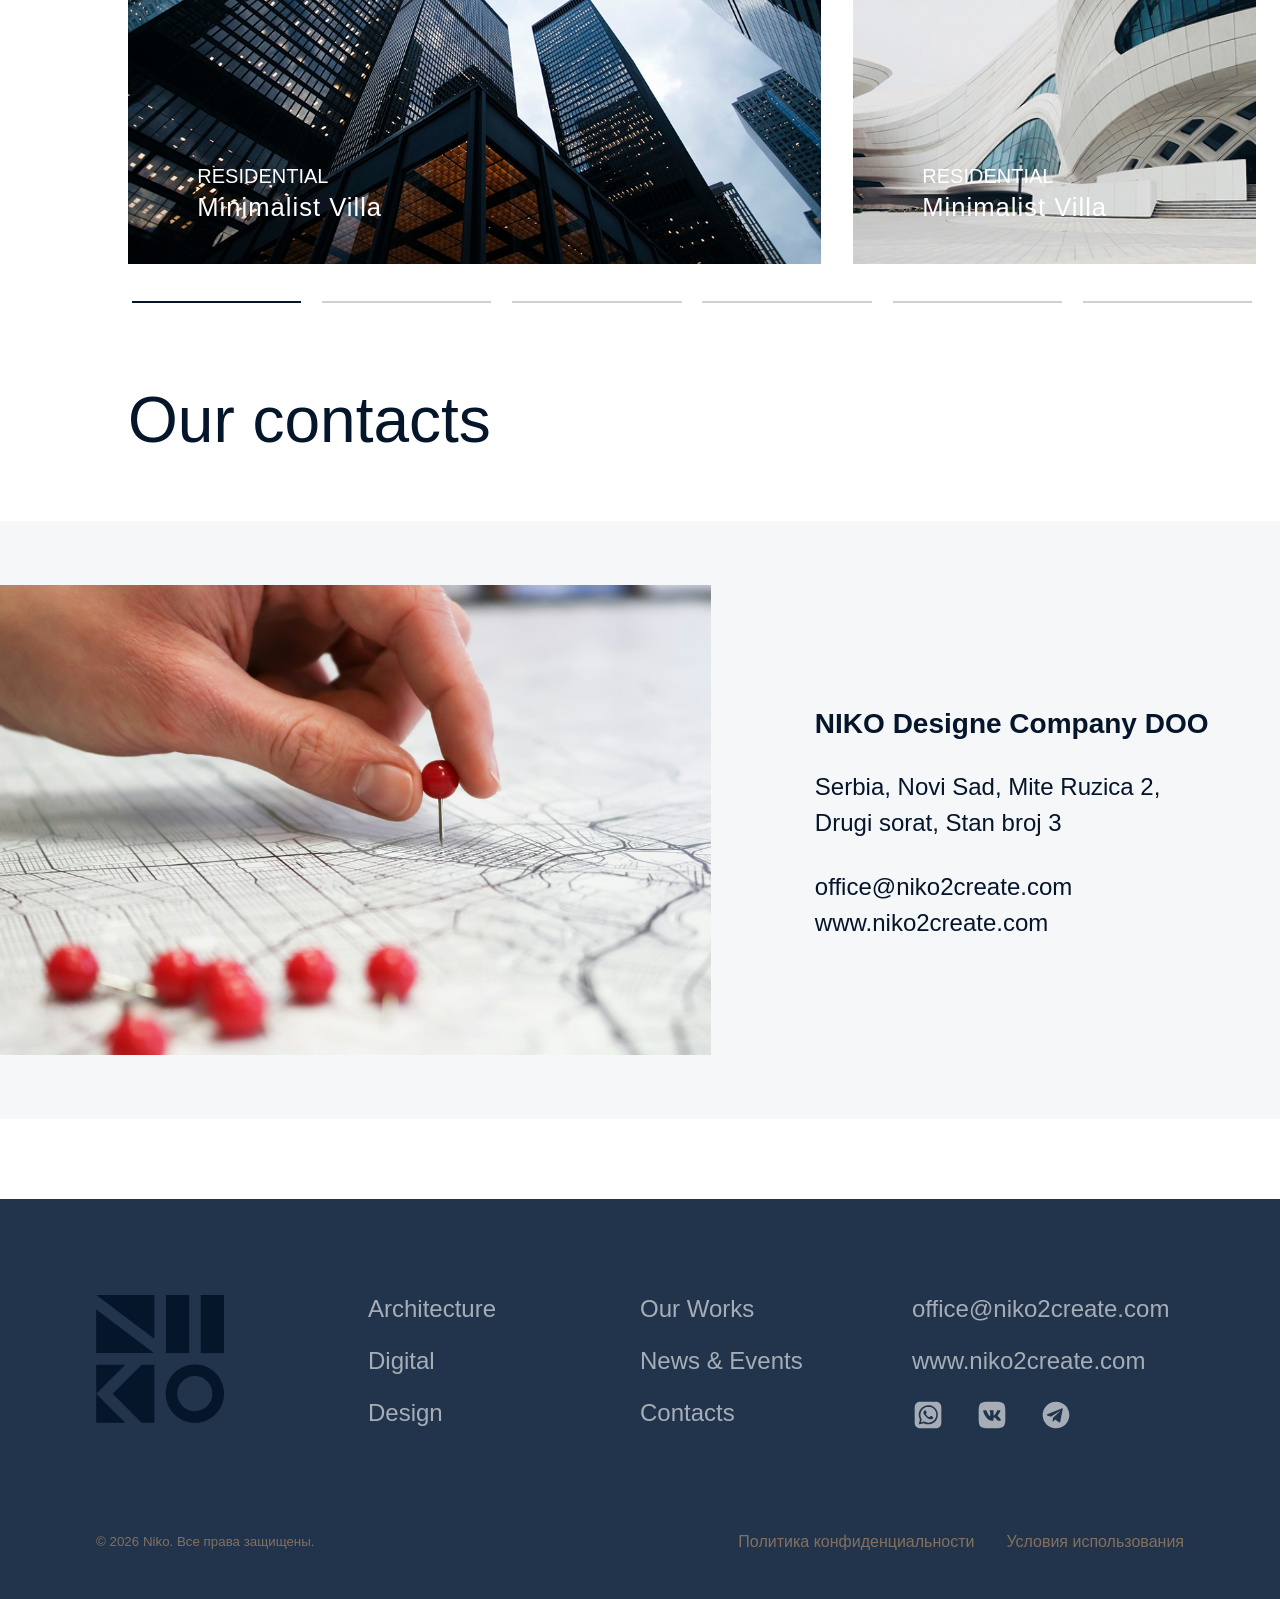
<file: architecture.html>
<!DOCTYPE html>
<html lang="ru">

<head>
  <meta charset="UTF-8">
  <meta name="viewport" content="width=device-width, initial-scale=1.0">
  <title>Architecture</title>
  <link href="https://fonts.cdnfonts.com/css/neue-haas-grotesk-display-pro" rel="stylesheet">

  <link rel="stylesheet" href="css/reset.css">
  <link rel="stylesheet" href="css/style.css">
  <link rel="stylesheet" href="https://cdn.jsdelivr.net/npm/swiper@11/swiper-bundle.min.css" />
</head>

<body class="inner-page">
  <header class="main-header">
    <div class="header-logo-place">

      <a href="index.html" class="static-logo">
        <svg version="1.1" id="Слой_1" xmlns="http://www.w3.org/2000/svg" xmlns:xlink="http://www.w3.org/1999/xlink"
          x="0px" y="0px" viewBox="0 0 500 500" style="enable-background:new 0 0 500 500;" xml:space="preserve">
          <g>
            <path class="st0" d="M227.8,0.1v171.2l-45.4-34.2v-0.9h-1.1C123.4,92.6,58.8,43.9,0.9,0.3V0.1H227.8z" />
            <rect x="273.2" y="0.1" class="st0" width="90.7" height="226.8" />
            <rect x="409.3" y="0.1" class="st0" width="90.7" height="226.8" />
            <polygon class="st0" points="46.3,90.9 46.3,91.3 45.7,90.9 	" />
            <polygon class="st0" points="46.3,90.9 46.3,91.3 45.7,90.9 	" />
            <polygon class="st0" points="182.4,136.2 182.4,137.1 181.3,136.2 	" />
            <path class="st0" d="M226.3,227H0.9V57.1C74.1,112.3,153.2,171.9,226.3,227z" />
            <polygon class="st0" points="114.4,272.3 33,353.7 23.6,363.1 0.9,385.8 0.9,272.3 	" />
            <polygon class="st0" points="114.4,499.2 0.9,499.2 0.9,385.8 69,453.8 91.7,476.5 	" />
            <polygon class="st0" points="227.8,272.3 227.8,499.2 178.5,499.2 137.1,457.7 133.2,453.8 87.8,408.4 65.1,385.8 87.8,363.1 
       91.7,359.2 133.1,317.7 178.5,272.3 	" />
            <path class="st0" d="M497.8,363.1c-3.3-16.7-10.2-32.1-20-45.4c-6.5-8.9-14.4-16.8-23.2-23.5c-13.2-10-28.6-17.1-45.4-20.6
       c-2.6-0.5-5.2-1-7.8-1.3c-5-0.7-10.2-1-15.4-1c-5.2,0-10.4,0.4-15.4,1c-2.3,0.3-4.5,0.7-6.8,1.1c-16.7,3.3-32.2,10.3-45.4,20
       c-9.3,6.8-17.4,15-24.2,24.2c-9.8,13.2-16.7,28.6-20,45.4c-0.4,2.2-0.8,4.4-1.1,6.7c-0.7,5.1-1.1,10.2-1.1,15.5s0.4,10.4,1.1,15.5
       c0.3,2.6,0.8,5.2,1.3,7.7c3.5,16.8,10.6,32.2,20.6,45.4c6.7,8.8,14.6,16.6,23.5,23.2c13.2,9.8,28.6,16.7,45.4,20
       c7.2,1.4,14.6,2.2,22.2,2.2c8,0,15.7-0.8,23.2-2.4c16.8-3.5,32.2-10.6,45.4-20.6c8.5-6.4,16-13.9,22.4-22.4
       c10-13.2,17.1-28.6,20.6-45.4c1.6-7.5,2.4-15.3,2.4-23.2C500,377.6,499.3,370.2,497.8,363.1z M450.6,408.4
       c-6.9,19.2-22.1,34.4-41.3,41.3c-7.2,2.6-15.1,4.1-23.2,4.1c-7.8,0-15.2-1.3-22.2-3.7c-19.7-6.7-35.3-22.2-42.4-41.7
       c-1.3-3.6-2.3-7.3-3-11.2c-0.7-3.9-1.1-7.9-1.1-12c0-4.1,0.4-8.1,1.1-12c0.6-3.5,1.5-6.8,2.6-10.1c6.9-20,22.7-35.9,42.8-42.8
       c3.3-1.1,6.7-2,10.1-2.6c3.9-0.7,7.9-1.1,12-1.1s8.1,0.4,12,1.1c3.9,0.7,7.6,1.7,11.2,3c19.5,7,35,22.7,41.7,42.4
       c2.4,7,3.7,14.4,3.7,22.2C454.6,393.4,453.2,401.2,450.6,408.4z" />
          </g>
        </svg>
      </a>
    </div>
    <nav class="main-nav">
      <ul class="menu-list">
        <a href="index.html" class="nav-link">Home</a>
        <a href="digital.html" class="nav-link">Digital</a>
        <a href="design.html" class="nav-link">Design</a>
        <a href="index.html#works" class="nav-link">Our Works</a>
        <a href="index.html#news" class="nav-link">News & Events</a>
        <a href="index.html#contacts" class="nav-link">Contacts</a>
      </ul>
    </nav>
    <!-- Кнопка Бургер -->
    <div class="mobile-burger" id="burger">
      <span></span>
      <span></span>
      <span></span>
    </div>
    <!-- Полноэкранное мобильное меню -->
    <div class="mobile-menu" id="mobileMenu">
      <nav class="mobile-nav">
        <a href="index.html" class="mobile-link">Home</a>
        <a href="digital.html" class="mobile-link">Digital</a>
        <a href="design.html" class="mobile-link">Design</a>
        <a href="index.html#works" class="mobile-link">Our Works</a>
        <a href="index.html#news" class="mobile-link">News & Events</a>
        <a href="index.html#contacts" class="mobile-link">Contacts</a>
      </nav>
    </div>
  </header>
  <section class="hero">
    <img class="hero__image" src="images/architecture/hero-bg.png" alt="">
    <div class="hero__content">
      <h1 class="hero__title">Architecture <br>that shapes the future</h1>
      <div class="hero__subtitle">
        <p>
          Conceptual thinking that transforms sites into landmarks. We analyze, strategize, and
          design architectural solutions that redefine spatial experiences.
        </p>
      </div>
    </div>
  </section>
  <section class="concept">
    <h2 class="concept__title">Conceptual Thinking</h2>
    <div class="concept__content">
      <div class="concept__content-inner">
        <img class="concept__image" src="images/architecture/concept2.png" alt="">
        <img class="concept__image concept__image--medium" src="images/architecture/concept2-medium.png" alt="">
        <ul class="concept__list">
          <li class="concept__item">
            <h3 class="concept__item-title">Analysis & Strategy</h3>
            <div class="concept__item-descr">
              <p>
                Site research, feasibility studies (KPI/TDP), and the development of a unique project identity.
              </p>
            </div>
          </li>
          <li class="concept__item">
            <h3 class="concept__item-title">Architectural Concept</h3>
            <div class="concept__item-descr">
              <p>
                Creating volumetric solutions, defining a unique aesthetic, and establishing the functional logic of the
                building.
              </p>
            </div>
          </li>
          <li class="concept__item">
            <h3 class="concept__item-title">Master Planning</h3>
            <div class="concept__item-descr">
              <p>
                Designing integrated environments, landscaping, and seamless connections between the object and the
                urban
                fabric.
              </p>
            </div>
          </li>
          <li class="concept__item">
            <h3 class="concept__item-title"> Pre-design Research</h3>
            <div class="concept__item-descr">
              <p>
                Site research, feasibility studies (KPI/TDP), and the development of a unique project identity.
              </p>
            </div>
          </li>
        </ul>
      </div>
    </div>
  </section>
  <section class="meet">
    <h2 class="meet__title">Meet the Partner</h2>
    <div class="meet__content">
      <div class="meet__content-inner">

        <figure class="meet__quote-wrapper">
          <h3 class="meet__content-title">We define essence of form and space</h3>
          <blockquote class="meet__quote-text">
            <p>"Architecture is the art of reconciliation between ourselves and the world. At NIKO, we don't just design
              buildings—we craft experiences that elevate the human spirit and stand the test of time."</p>
          </blockquote>
          <figcaption class="meet__quote-author">
            Name Surname <cite>Managing Partner, Architecture</cite>
          </figcaption>
        </figure>
      </div>
      <img class="meet__image" src="images/architecture/meet.png" alt="">
    </div>
  </section>
  <section class="selected">
    <h2 class="selected__title">Selected projects</h2>
    <div class="selected__swiper swiper">
      <div class="swiper-wrapper">
        <!-- Слайд 1 -->
        <div class="swiper-slide">
          <div class="selected-card">
            <img src="images/architecture/selected1.png" alt="Minimalist Villa">
            <div class="selected-card__info">
              <span class="selected-card__category">Residential</span>
              <h3 class="selected-card__title">Minimalist Villa</h3>
            </div>
          </div>
        </div>
        <div class="swiper-slide">
          <div class="selected-card">
            <img src="images/work6.png" alt="Minimalist Villa">
            <div class="selected-card__info">
              <span class="selected-card__category">Residential</span>
              <h3 class="selected-card__title">Minimalist Villa</h3>
            </div>
          </div>
        </div>
        <div class="swiper-slide">
          <div class="selected-card">
            <img src="images/architecture/selected1.png" alt="Minimalist Villa">
            <div class="selected-card__info">
              <span class="selected-card__category">Residential</span>
              <h3 class="selected-card__title">Minimalist Villa</h3>
            </div>
          </div>
        </div>
        <!-- Слайд 2 -->
        <div class="swiper-slide">
          <div class="selected-card">
            <img src="images/work8.png" alt="Minimalist Villa">
            <div class="selected-card__info">
              <span class="selected-card__category">Residential</span>
              <h3 class="selected-card__title">Minimalist Villa</h3>
            </div>
          </div>
        </div>
        <!-- Слайд 3 -->
        <div class="swiper-slide">
          <div class="selected-card">
            <img src="images/architecture/selected1.png" alt="Minimalist Villa">
            <div class="selected-card__info">
              <span class="selected-card__category">Residential</span>
              <h3 class="selected-card__title">Minimalist Villa</h3>
            </div>
          </div>
        </div>
        <!-- Слайд 4 -->
        <div class="swiper-slide">
          <div class="selected-card">
            <img src="images/work16.png" alt="Minimalist Villa">
            <div class="selected-card__info">
              <span class="selected-card__category">Residential</span>
              <h3 class="selected-card__title">Minimalist Villa</h3>
            </div>
          </div>
        </div>
      </div>
    </div>
    <div class="selected-pagination"></div>
  </section>
  <section class="contacts" id="contacts">
    <h2 class="contacts__title">Our contacts</h2>
    <div class="contacts__wrapper">
      <img class="contacts__image" src="images/contacts.png" alt="">
      <div class="contacts-content">
        <h3 class="contacts-content__title">NIKO Designe Company DOO</h3>
        <address class="contacts-content__address">Serbia, Novi Sad, Mite Ruzica 2,<br> Drugi sorat, Stan broj 3</address>
        <a class="contacts-content__email" href="mailto:office@niko2create.com">office@niko2create.com</a>
        <a class="contacts-content__link" href="www.niko2create.com">www.niko2create.com</a>
      </div>
    </div>
  </section>

  <footer class="footer">
    <div class="footer__body">
      <div class="footer__col">
        <a class="footer__logo" href="index.html">
          <svg version="1.1" id="Слой_1" xmlns="http://www.w3.org/2000/svg" xmlns:xlink="http://www.w3.org/1999/xlink"
          x="0px" y="0px" viewBox="0 0 500 500" style="enable-background:new 0 0 500 500;" xml:space="preserve">
          <g>
            <path class="st0" d="M227.8,0.1v171.2l-45.4-34.2v-0.9h-1.1C123.4,92.6,58.8,43.9,0.9,0.3V0.1H227.8z" />
            <rect x="273.2" y="0.1" class="st0" width="90.7" height="226.8" />
            <rect x="409.3" y="0.1" class="st0" width="90.7" height="226.8" />
            <polygon class="st0" points="46.3,90.9 46.3,91.3 45.7,90.9 	" />
            <polygon class="st0" points="46.3,90.9 46.3,91.3 45.7,90.9 	" />
            <polygon class="st0" points="182.4,136.2 182.4,137.1 181.3,136.2 	" />
            <path class="st0" d="M226.3,227H0.9V57.1C74.1,112.3,153.2,171.9,226.3,227z" />
            <polygon class="st0" points="114.4,272.3 33,353.7 23.6,363.1 0.9,385.8 0.9,272.3 	" />
            <polygon class="st0" points="114.4,499.2 0.9,499.2 0.9,385.8 69,453.8 91.7,476.5 	" />
            <polygon class="st0" points="227.8,272.3 227.8,499.2 178.5,499.2 137.1,457.7 133.2,453.8 87.8,408.4 65.1,385.8 87.8,363.1 
       91.7,359.2 133.1,317.7 178.5,272.3 	" />
            <path class="st0" d="M497.8,363.1c-3.3-16.7-10.2-32.1-20-45.4c-6.5-8.9-14.4-16.8-23.2-23.5c-13.2-10-28.6-17.1-45.4-20.6
       c-2.6-0.5-5.2-1-7.8-1.3c-5-0.7-10.2-1-15.4-1c-5.2,0-10.4,0.4-15.4,1c-2.3,0.3-4.5,0.7-6.8,1.1c-16.7,3.3-32.2,10.3-45.4,20
       c-9.3,6.8-17.4,15-24.2,24.2c-9.8,13.2-16.7,28.6-20,45.4c-0.4,2.2-0.8,4.4-1.1,6.7c-0.7,5.1-1.1,10.2-1.1,15.5s0.4,10.4,1.1,15.5
       c0.3,2.6,0.8,5.2,1.3,7.7c3.5,16.8,10.6,32.2,20.6,45.4c6.7,8.8,14.6,16.6,23.5,23.2c13.2,9.8,28.6,16.7,45.4,20
       c7.2,1.4,14.6,2.2,22.2,2.2c8,0,15.7-0.8,23.2-2.4c16.8-3.5,32.2-10.6,45.4-20.6c8.5-6.4,16-13.9,22.4-22.4
       c10-13.2,17.1-28.6,20.6-45.4c1.6-7.5,2.4-15.3,2.4-23.2C500,377.6,499.3,370.2,497.8,363.1z M450.6,408.4
       c-6.9,19.2-22.1,34.4-41.3,41.3c-7.2,2.6-15.1,4.1-23.2,4.1c-7.8,0-15.2-1.3-22.2-3.7c-19.7-6.7-35.3-22.2-42.4-41.7
       c-1.3-3.6-2.3-7.3-3-11.2c-0.7-3.9-1.1-7.9-1.1-12c0-4.1,0.4-8.1,1.1-12c0.6-3.5,1.5-6.8,2.6-10.1c6.9-20,22.7-35.9,42.8-42.8
       c3.3-1.1,6.7-2,10.1-2.6c3.9-0.7,7.9-1.1,12-1.1s8.1,0.4,12,1.1c3.9,0.7,7.6,1.7,11.2,3c19.5,7,35,22.7,41.7,42.4
       c2.4,7,3.7,14.4,3.7,22.2C454.6,393.4,453.2,401.2,450.6,408.4z" />
          </g>
        </svg>
        </a>
      </div>
      <div class="footer__col">
        <ul class="footer__menu-list">
          <li class="footer__menu-item"><a href="architecture.html" class="footer__menu-link">Architecture</a></li>
          <li class="footer__menu-item"><a href="digital.html" class="footer__menu-link">Digital</a></li>
          <li class="footer__menu-item"><a href="design.html" class="footer__menu-link">Design</a></li>
        </ul>
      </div>
      <div class="footer__col">
        <ul class="footer__menu-list">
          <li class="footer__menu-item"><a href="index.html#works" class="footer__menu-link">Our Works</a></li>
          <li class="footer__menu-item"><a href="index.html#news" class="footer__menu-link">News & Events</a></li>
          <li class="footer__menu-item"><a href="#contacts" class="footer__menu-link">Contacts</a></li>
        </ul>
      </div>
      <div class="footer__col">
        <ul class="footer__menu-list">
          <li class="footer__menu-item"><a href="mailto:" class="footer__menu-link">office@niko2create.com</a></li>
          <li class="footer__menu-item"><a href="www.niko2create.com" class="footer__menu-link">www.niko2create.com</a></li>
          <li class="footer__menu-item">
            <ul class="footer__soc1als-list">
              <li class="footer__soc1als-item">
                <a class="footer__soc1als-link" href="/">
                  <svg width="32" height="32" viewBox="0 0 32 32" fill="none" xmlns="http://www.w3.org/2000/svg">
                    <path d="M29.3332 8.73268C29.3182 8.15745 29.2737 7.58336 29.1998 7.01268C29.1003 6.51285 28.9344 6.02856 28.7065 5.57268C28.4682 5.07816 28.1481 4.62738 27.7598 4.23935C27.368 3.85562 26.918 3.53614 26.4265 3.29268C25.97 3.06927 25.4857 2.90785 24.9865 2.81268C24.4213 2.72801 23.8512 2.67903 23.2798 2.66602H8.73317C8.15793 2.681 7.58384 2.7255 7.01317 2.79935C6.51334 2.89891 6.02905 3.06482 5.57317 3.29268C5.07864 3.531 4.62787 3.85105 4.23984 4.23935C3.85611 4.63123 3.53663 5.08121 3.29317 5.57268C3.06976 6.02917 2.90834 6.51345 2.81317 7.01268C2.7285 7.57793 2.67952 8.14795 2.6665 8.71935C2.6665 8.97268 2.6665 9.33268 2.6665 9.43935V22.5593C2.6665 22.706 2.6665 23.026 2.6665 23.266C2.68149 23.8413 2.72599 24.4153 2.79984 24.986C2.8994 25.4859 3.06531 25.9701 3.29317 26.426C3.53149 26.9205 3.85153 27.3713 4.23984 27.7593C4.63172 28.1431 5.0817 28.4626 5.57317 28.706C6.02966 28.9294 6.51394 29.0909 7.01317 29.186C7.57842 29.2707 8.14843 29.3197 8.71984 29.3327H23.2665C23.8417 29.3177 24.4158 29.2732 24.9865 29.1993C25.4863 29.0998 25.9706 28.9339 26.4265 28.706C26.921 28.4677 27.3718 28.1477 27.7598 27.7593C28.1436 27.3675 28.4631 26.9175 28.7065 26.426C28.9299 25.9695 29.0913 25.4852 29.1865 24.986C29.2712 24.4208 29.3202 23.8508 29.3332 23.2793C29.3332 23.026 29.3332 22.706 29.3332 22.5593V9.43935C29.3332 9.33268 29.3332 8.97268 29.3332 8.73268ZM16.3065 25.3327C14.7053 25.3248 13.132 24.912 11.7332 24.1327L6.6665 25.466L7.99984 20.506C7.13999 19.0613 6.67982 17.4139 6.6665 15.7327C6.67181 13.8432 7.23611 11.9976 8.28832 10.4283C9.34053 8.85895 10.8336 7.63606 12.5795 6.91364C14.3254 6.19122 16.246 6.00158 18.0994 6.3686C19.9529 6.73562 21.6563 7.6429 22.9951 8.97615C24.3339 10.3094 25.2482 12.009 25.623 13.8609C25.9977 15.7128 25.816 17.6342 25.1009 19.3831C24.3857 21.132 23.1691 22.6301 21.6041 23.6888C20.0392 24.7476 18.1959 25.3195 16.3065 25.3327V25.3327ZM16.3065 7.82602C14.8929 7.84219 13.5089 8.23266 12.2952 8.95767C11.0816 9.68267 10.0818 10.7163 9.39757 11.9534C8.71332 13.1904 8.3691 14.5867 8.39995 16.0001C8.4308 17.4134 8.83561 18.7933 9.57317 19.9993L9.75984 20.306L8.95984 23.226L11.9998 22.3993L12.2932 22.5727C13.5059 23.287 14.8857 23.6688 16.2932 23.6793V23.6793C18.4149 23.6793 20.4497 22.8365 21.95 21.3362C23.4503 19.8359 24.2932 17.8011 24.2932 15.6793C24.2932 13.5576 23.4503 11.5228 21.95 10.0225C20.4497 8.5222 18.4149 7.67935 16.2932 7.67935L16.3065 7.82602ZM20.9732 19.186C20.7985 19.4773 20.5647 19.7287 20.2868 19.9239C20.0089 20.1191 19.6931 20.2539 19.3598 20.3193C18.8619 20.4104 18.3492 20.3783 17.8665 20.226C17.4123 20.084 16.9671 19.9148 16.5332 19.7193C14.8848 18.8922 13.4791 17.6519 12.4532 16.1193C11.8957 15.4093 11.5574 14.5521 11.4798 13.6527C11.4719 13.2791 11.5426 12.908 11.6873 12.5634C11.832 12.2189 12.0475 11.9086 12.3198 11.6527C12.4001 11.5617 12.4985 11.4886 12.6087 11.4381C12.719 11.3876 12.8386 11.3607 12.9598 11.3593H13.3332C13.4798 11.3593 13.6798 11.3593 13.8665 11.7727C14.0532 12.186 14.5465 13.426 14.6132 13.546C14.6459 13.61 14.663 13.6808 14.663 13.7527C14.663 13.8245 14.6459 13.8954 14.6132 13.9593C14.5542 14.1042 14.4733 14.2392 14.3732 14.3593C14.2532 14.506 14.1198 14.6793 14.0132 14.786C13.9065 14.8927 13.7732 15.026 13.9065 15.266C14.2693 15.8783 14.7183 16.4351 15.2398 16.9193C15.8077 17.4212 16.457 17.8225 17.1598 18.106C17.3998 18.226 17.5465 18.2127 17.6798 18.106C17.8132 17.9993 18.2798 17.4127 18.4398 17.1727C18.5998 16.9327 18.7598 16.9727 18.9732 17.0527C19.1865 17.1327 20.3732 17.706 20.6132 17.826C20.8532 17.946 20.9998 17.9993 21.0665 18.106C21.1243 18.455 21.0922 18.8129 20.9732 19.146V19.186Z" fill="white" />
                  </svg>
                </a>
              </li>
              <li class="footer__soc1als-item">
                <a class="footer__soc1als-link" href="/">
                  <svg width="32" height="32" viewBox="0 0 32 32" fill="none" xmlns="http://www.w3.org/2000/svg">
                    <path d="M20.0971 2.66602H11.9165C4.44425 2.66602 2.6665 4.44376 2.6665 11.9021V20.0827C2.6665 27.5549 4.43042 29.3327 11.9026 29.3327H20.0832C27.5554 29.3327 29.3332 27.5688 29.3332 20.0965V11.916C29.3332 4.44376 27.5693 2.66602 20.0971 2.66602ZM24.1943 21.6938H22.2498C21.5138 21.6938 21.2915 21.0965 19.9721 19.7771C18.8193 18.666 18.3332 18.5271 18.0415 18.5271C17.6388 18.5271 17.5276 18.6382 17.5276 19.1938V20.9438C17.5276 21.416 17.3748 21.6938 16.1388 21.6938C14.9393 21.6132 13.7761 21.2488 12.745 20.6306C11.7139 20.0125 10.8444 19.1582 10.2082 18.1382C8.69765 16.2581 7.64665 14.0514 7.13876 11.6938C7.13876 11.4021 7.24984 11.1382 7.80542 11.1382H9.74984C10.2498 11.1382 10.4304 11.3604 10.6248 11.8743C11.5693 14.6521 13.1804 17.0688 13.8332 17.0688C14.0832 17.0688 14.1943 16.9577 14.1943 16.3327V13.4715C14.1109 12.166 13.4165 12.0549 13.4165 11.5827C13.4256 11.4581 13.483 11.342 13.5763 11.259C13.6697 11.176 13.7917 11.1327 13.9165 11.1382H16.9721C17.3888 11.1382 17.5276 11.3465 17.5276 11.8465V15.7077C17.5276 16.1243 17.7082 16.2632 17.8332 16.2632C18.0832 16.2632 18.2776 16.1243 18.7359 15.666C19.7208 14.4649 20.5256 13.1268 21.1248 11.6938C21.186 11.5213 21.3019 11.3737 21.4549 11.2733C21.6079 11.173 21.7896 11.1255 21.9721 11.1382H23.9165C24.4998 11.1382 24.6248 11.4299 24.4998 11.8465C23.7923 13.4309 22.917 14.9349 21.8888 16.3327C21.6804 16.6521 21.5971 16.8188 21.8888 17.1938C22.0832 17.4854 22.7638 18.0549 23.2221 18.5965C23.8887 19.2615 24.4423 20.0309 24.8609 20.8743C25.0276 21.416 24.7498 21.6938 24.1943 21.6938V21.6938Z" fill="white" />
                  </svg>
                </a>
              </li>
              <li class="footer__soc1als-item">
                <a class="footer__soc1als-link" href="/">
                  <svg width="32" height="32" viewBox="0 0 32 32" fill="none" xmlns="http://www.w3.org/2000/svg">
                    <path d="M15.9925 2.66602C13.3554 2.66602 10.7776 3.448 8.58492 4.91309C6.39226 6.37817 4.68329 8.46055 3.67413 10.8969C2.66496 13.3333 2.40091 16.0141 2.91538 18.6006C3.42985 21.187 4.69973 23.5627 6.56443 25.4274C8.42913 27.2921 10.8049 28.562 13.3913 29.0765C15.9777 29.591 18.6586 29.3269 21.095 28.3177C23.5313 27.3086 25.6137 25.5996 27.0788 23.407C28.5439 21.2143 29.3259 18.6364 29.3259 15.9993C29.326 14.2484 28.9812 12.5145 28.3112 10.8967C27.6412 9.27899 26.6591 7.80908 25.4209 6.57093C24.1828 5.33279 22.7129 4.35067 21.0951 3.68066C19.4774 3.01065 17.7435 2.66587 15.9925 2.66602V2.66602ZM20.2319 22.8693C20.182 22.9937 20.106 23.1061 20.0092 23.1988C19.9123 23.2915 19.7967 23.3624 19.6702 23.4068C19.5437 23.4512 19.4091 23.468 19.2756 23.4561C19.142 23.4442 19.0126 23.404 18.8959 23.338L15.2763 20.5255L12.9532 22.6687C12.8993 22.7085 12.8363 22.7341 12.7698 22.7432C12.7034 22.7523 12.6358 22.7445 12.5732 22.7206L13.0185 18.736L13.0328 18.7473L13.0419 18.6686C13.0419 18.6686 19.5552 12.7386 19.8206 12.486C20.0892 12.234 20.0006 12.1793 20.0006 12.1793C20.0159 11.8719 19.5185 12.1793 19.5185 12.1793L10.8885 17.7313L7.29453 16.5073C7.29453 16.5073 6.74253 16.3093 6.69053 15.874C6.63587 15.442 7.31252 15.2073 7.31252 15.2073L21.6019 9.53067C21.6019 9.53067 22.7765 9.00731 22.7765 9.87402L20.2319 22.8693Z" fill="white" />
                  </svg>
                </a>
              </li>
            </ul>
          </li>
        </ul>
      </div>
      
    </div>
    <div class="footer__bottom">
      <small class="footer__copy">
        © 2026 Niko. Все права защищены.
      </small>
      <a class="footer__additional" href="#">Политика конфиденциальности</a>
      <a class="footer__additional" href="#">Условия использования</a>
    </div>
  </footer>






  <script src="https://cdn.jsdelivr.net/npm/swiper@11/swiper-bundle.min.js"
    onload="window.isSwiperReady = true; if(window.initMySite) window.initMySite();">
    </script>

  <script src="js/common.js"></script>
</body>

</html>
</file>
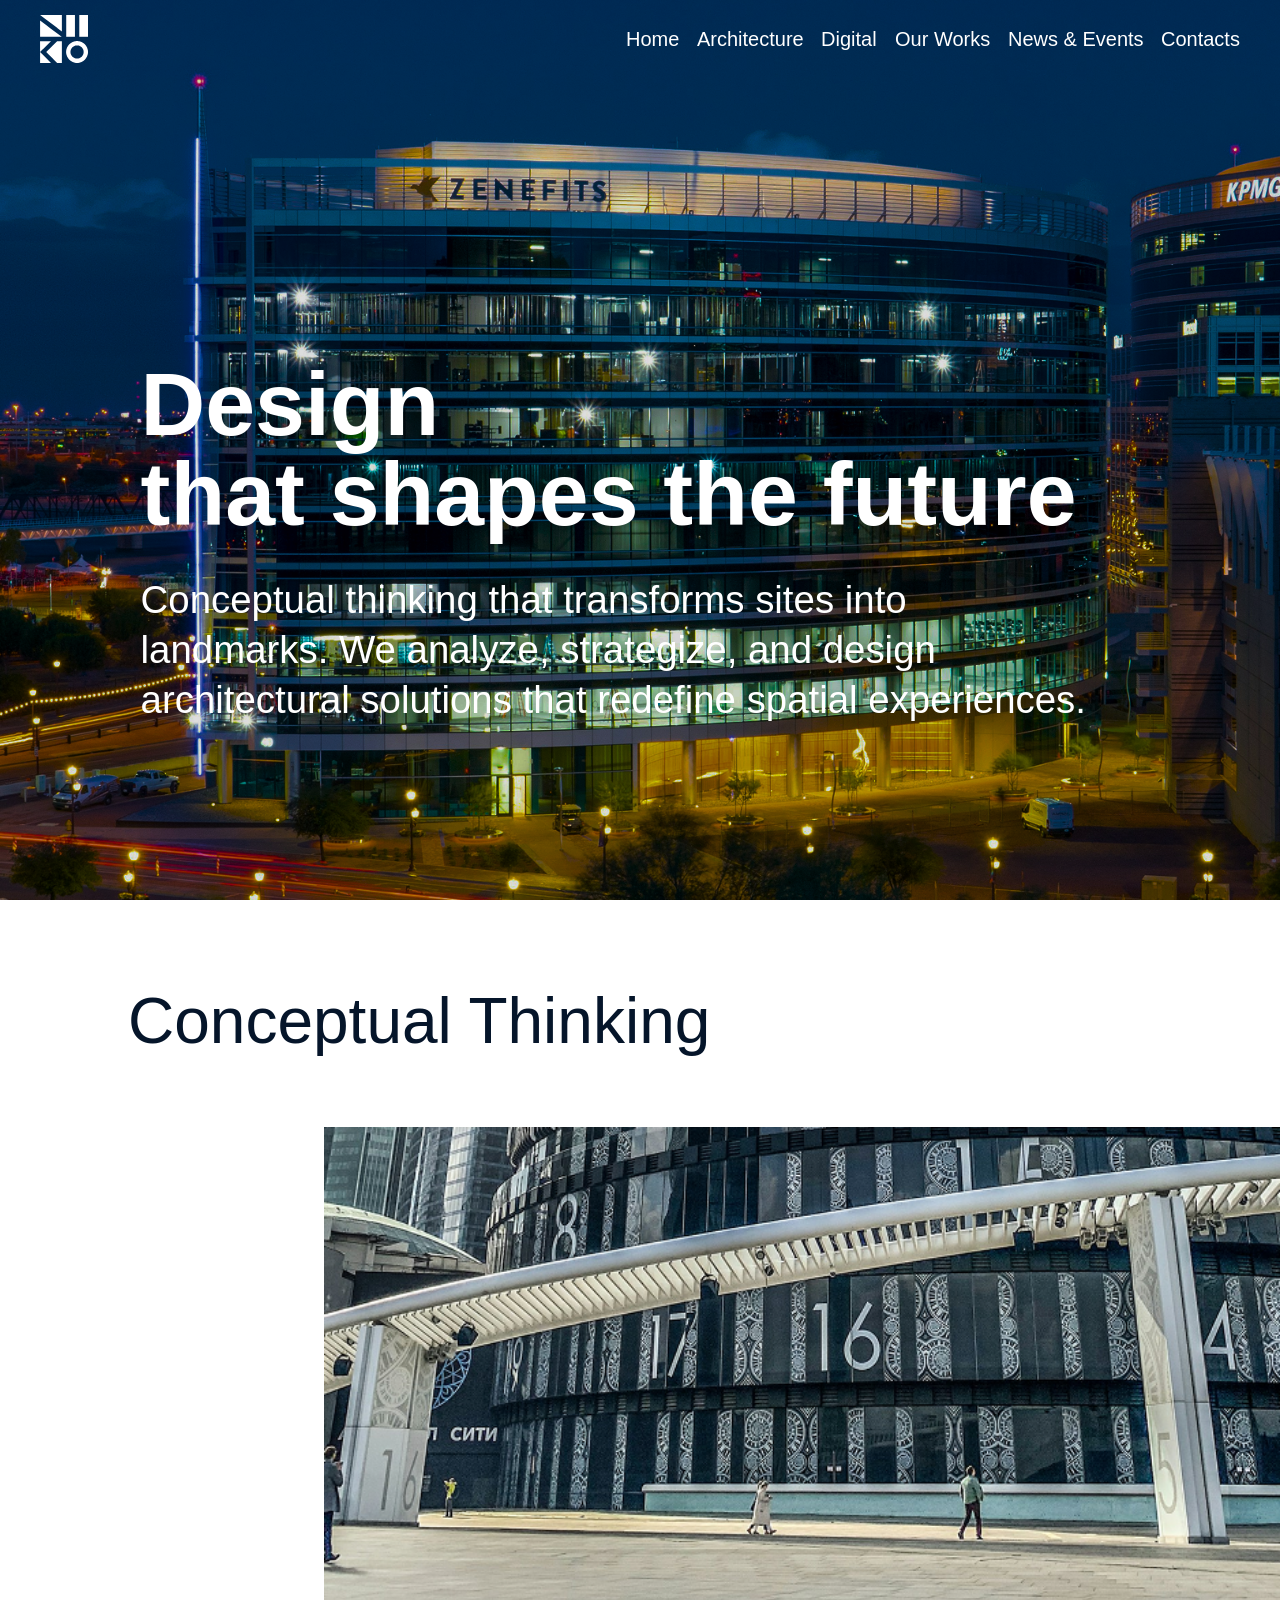
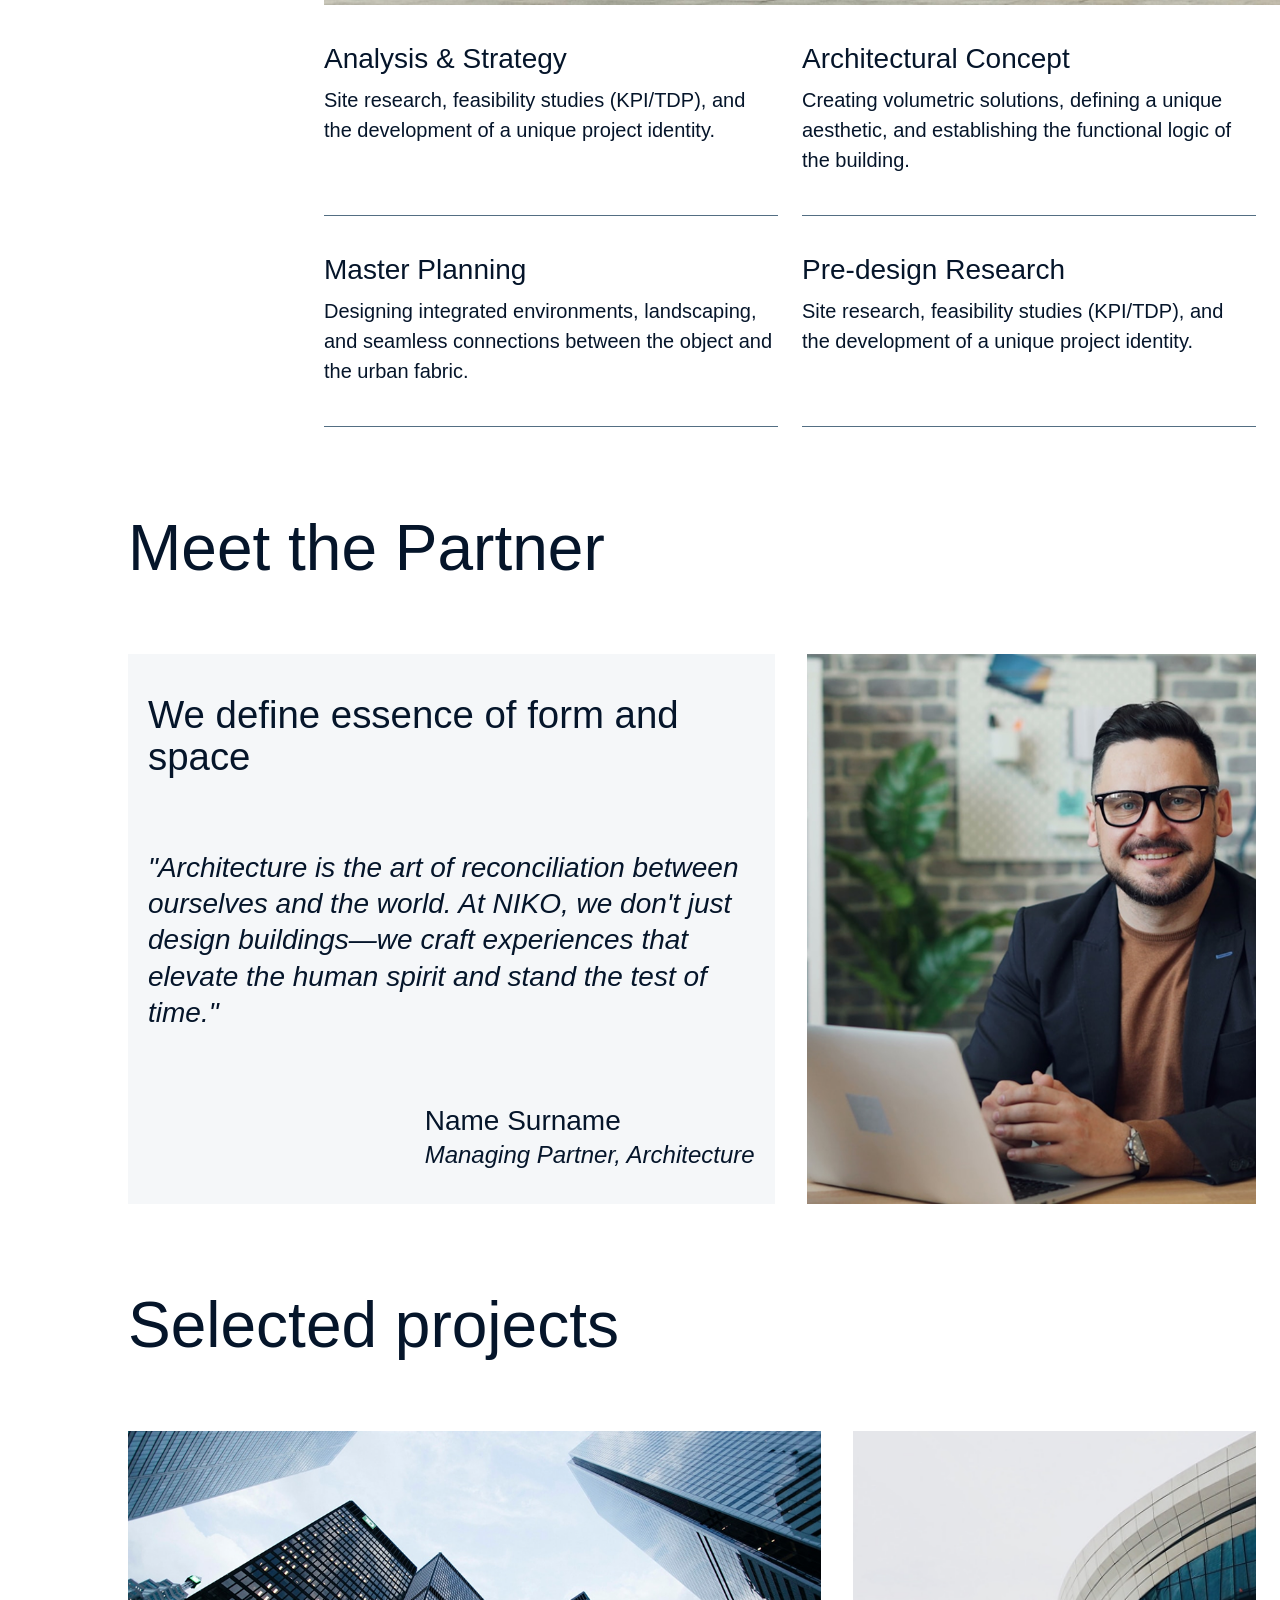
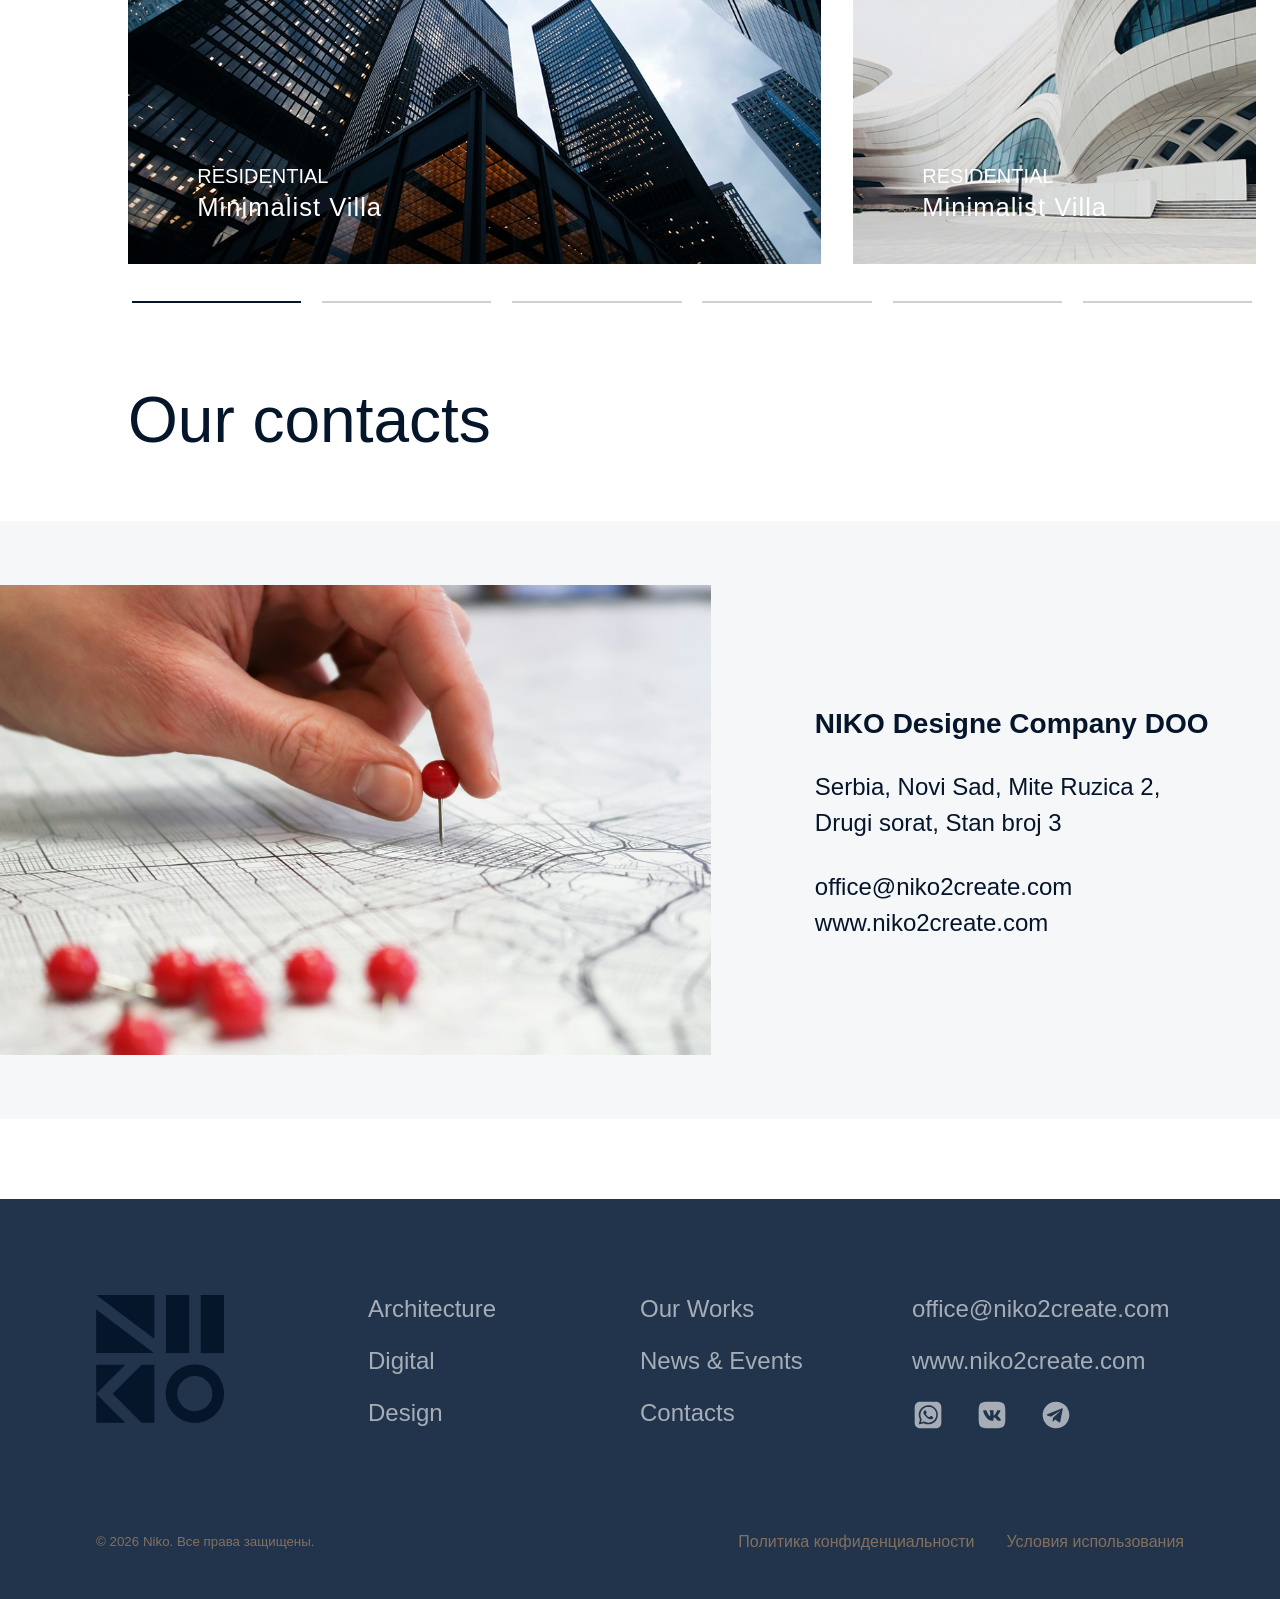
<file: design.html>
<!DOCTYPE html>
<html lang="ru">

<head>
  <meta charset="UTF-8">
  <meta name="viewport" content="width=device-width, initial-scale=1.0">
  <title>Design</title>
  <link href="https://fonts.cdnfonts.com/css/neue-haas-grotesk-display-pro" rel="stylesheet">

  <link rel="stylesheet" href="css/reset.css">
  <link rel="stylesheet" href="css/style.css">
  <link rel="stylesheet" href="https://cdn.jsdelivr.net/npm/swiper@11/swiper-bundle.min.css" />
</head>

<body class="inner-page">
  <header class="main-header">
    <div class="header-logo-place">

      <a href="index.html" class="static-logo">
        <svg version="1.1" id="Слой_1" xmlns="http://www.w3.org/2000/svg" xmlns:xlink="http://www.w3.org/1999/xlink"
          x="0px" y="0px" viewBox="0 0 500 500" style="enable-background:new 0 0 500 500;" xml:space="preserve">
          <g>
            <path class="st0" d="M227.8,0.1v171.2l-45.4-34.2v-0.9h-1.1C123.4,92.6,58.8,43.9,0.9,0.3V0.1H227.8z" />
            <rect x="273.2" y="0.1" class="st0" width="90.7" height="226.8" />
            <rect x="409.3" y="0.1" class="st0" width="90.7" height="226.8" />
            <polygon class="st0" points="46.3,90.9 46.3,91.3 45.7,90.9 	" />
            <polygon class="st0" points="46.3,90.9 46.3,91.3 45.7,90.9 	" />
            <polygon class="st0" points="182.4,136.2 182.4,137.1 181.3,136.2 	" />
            <path class="st0" d="M226.3,227H0.9V57.1C74.1,112.3,153.2,171.9,226.3,227z" />
            <polygon class="st0" points="114.4,272.3 33,353.7 23.6,363.1 0.9,385.8 0.9,272.3 	" />
            <polygon class="st0" points="114.4,499.2 0.9,499.2 0.9,385.8 69,453.8 91.7,476.5 	" />
            <polygon class="st0" points="227.8,272.3 227.8,499.2 178.5,499.2 137.1,457.7 133.2,453.8 87.8,408.4 65.1,385.8 87.8,363.1 
       91.7,359.2 133.1,317.7 178.5,272.3 	" />
            <path class="st0" d="M497.8,363.1c-3.3-16.7-10.2-32.1-20-45.4c-6.5-8.9-14.4-16.8-23.2-23.5c-13.2-10-28.6-17.1-45.4-20.6
       c-2.6-0.5-5.2-1-7.8-1.3c-5-0.7-10.2-1-15.4-1c-5.2,0-10.4,0.4-15.4,1c-2.3,0.3-4.5,0.7-6.8,1.1c-16.7,3.3-32.2,10.3-45.4,20
       c-9.3,6.8-17.4,15-24.2,24.2c-9.8,13.2-16.7,28.6-20,45.4c-0.4,2.2-0.8,4.4-1.1,6.7c-0.7,5.1-1.1,10.2-1.1,15.5s0.4,10.4,1.1,15.5
       c0.3,2.6,0.8,5.2,1.3,7.7c3.5,16.8,10.6,32.2,20.6,45.4c6.7,8.8,14.6,16.6,23.5,23.2c13.2,9.8,28.6,16.7,45.4,20
       c7.2,1.4,14.6,2.2,22.2,2.2c8,0,15.7-0.8,23.2-2.4c16.8-3.5,32.2-10.6,45.4-20.6c8.5-6.4,16-13.9,22.4-22.4
       c10-13.2,17.1-28.6,20.6-45.4c1.6-7.5,2.4-15.3,2.4-23.2C500,377.6,499.3,370.2,497.8,363.1z M450.6,408.4
       c-6.9,19.2-22.1,34.4-41.3,41.3c-7.2,2.6-15.1,4.1-23.2,4.1c-7.8,0-15.2-1.3-22.2-3.7c-19.7-6.7-35.3-22.2-42.4-41.7
       c-1.3-3.6-2.3-7.3-3-11.2c-0.7-3.9-1.1-7.9-1.1-12c0-4.1,0.4-8.1,1.1-12c0.6-3.5,1.5-6.8,2.6-10.1c6.9-20,22.7-35.9,42.8-42.8
       c3.3-1.1,6.7-2,10.1-2.6c3.9-0.7,7.9-1.1,12-1.1s8.1,0.4,12,1.1c3.9,0.7,7.6,1.7,11.2,3c19.5,7,35,22.7,41.7,42.4
       c2.4,7,3.7,14.4,3.7,22.2C454.6,393.4,453.2,401.2,450.6,408.4z" />
          </g>
        </svg>
      </a>
    </div>
    <nav class="main-nav">
      <ul class="menu-list">
        <a href="index.html" class="nav-link">Home</a>
        <a href="architecture.html" class="nav-link">Architecture</a>
        <a href="digital.html" class="nav-link">Digital</a>
        <a href="index.html#works" class="nav-link">Our Works</a>
        <a href="index.html#news" class="nav-link">News & Events</a>
        <a href="index.html#contacts" class="nav-link">Contacts</a>
      </ul>
    </nav>
    <!-- Кнопка Бургер -->
    <div class="mobile-burger" id="burger">
      <span></span>
      <span></span>
      <span></span>
    </div>
    <!-- Полноэкранное мобильное меню -->
    <div class="mobile-menu" id="mobileMenu">
      <nav class="mobile-nav">
        <a href="index.html" class="mobile-link">Home</a>
        <a href="architecture.html" class="mobile-link">Architecture</a>
        <a href="digital.html" class="mobile-link">Digital</a>
        <a href="index.html#works" class="mobile-link">Our Works</a>
        <a href="index.html#news" class="mobile-link">News & Events</a>
        <a href="index.html#contacts" class="mobile-link">Contacts</a>
      </nav>
    </div>
  </header>
  <section class="hero">
    <img class="hero__image" src="images/design/hero-bg.png" alt="">
    <div class="hero__content">
      <h1 class="hero__title">Design<br>that shapes the future</h1>
      <div class="hero__subtitle">
        <p>
          Conceptual thinking that transforms sites into landmarks. We analyze, strategize, and
          design architectural solutions that redefine spatial experiences.
        </p>
      </div>
    </div>
  </section>
  <section class="concept">
    <h2 class="concept__title">Conceptual Thinking</h2>
    <div class="concept__content">
      <div class="concept__content-inner">
        <img class="concept__image" src="images/architecture/concept2.png" alt="">
        <img class="concept__image concept__image--medium" src="images/architecture/concept2-medium.png" alt="">
        <ul class="concept__list">
          <li class="concept__item">
            <h3 class="concept__item-title">Analysis & Strategy</h3>
            <div class="concept__item-descr">
              <p>
                Site research, feasibility studies (KPI/TDP), and the development of a unique project identity.
              </p>
            </div>
          </li>
          <li class="concept__item">
            <h3 class="concept__item-title">Architectural Concept</h3>
            <div class="concept__item-descr">
              <p>
                Creating volumetric solutions, defining a unique aesthetic, and establishing the functional logic of the
                building.
              </p>
            </div>
          </li>
          <li class="concept__item">
            <h3 class="concept__item-title">Master Planning</h3>
            <div class="concept__item-descr">
              <p>
                Designing integrated environments, landscaping, and seamless connections between the object and the
                urban
                fabric.
              </p>
            </div>
          </li>
          <li class="concept__item">
            <h3 class="concept__item-title"> Pre-design Research</h3>
            <div class="concept__item-descr">
              <p>
                Site research, feasibility studies (KPI/TDP), and the development of a unique project identity.
              </p>
            </div>
          </li>
        </ul>
      </div>
    </div>
  </section>
  <section class="meet">
    <h2 class="meet__title">Meet the Partner</h2>
    <div class="meet__content">
      <div class="meet__content-inner">

        <figure class="meet__quote-wrapper">
          <h3 class="meet__content-title">We define essence of form and space</h3>
          <blockquote class="meet__quote-text">
            <p>"Architecture is the art of reconciliation between ourselves and the world. At NIKO, we don't just design
              buildings—we craft experiences that elevate the human spirit and stand the test of time."</p>
          </blockquote>
          <figcaption class="meet__quote-author">
            Name Surname <cite>Managing Partner, Architecture</cite>
          </figcaption>
        </figure>
      </div>
      <img class="meet__image" src="images/architecture/meet.png" alt="">
    </div>
  </section>
  <section class="selected">
    <h2 class="selected__title">Selected projects</h2>
    <div class="selected__swiper swiper">
      <div class="swiper-wrapper">
        <!-- Слайд 1 -->
        <div class="swiper-slide">
          <div class="selected-card">
            <img src="images/architecture/selected1.png" alt="Minimalist Villa">
            <div class="selected-card__info">
              <span class="selected-card__category">Residential</span>
              <h3 class="selected-card__title">Minimalist Villa</h3>
            </div>
          </div>
        </div>
        <div class="swiper-slide">
          <div class="selected-card">
            <img src="images/work6.png" alt="Minimalist Villa">
            <div class="selected-card__info">
              <span class="selected-card__category">Residential</span>
              <h3 class="selected-card__title">Minimalist Villa</h3>
            </div>
          </div>
        </div>
        <div class="swiper-slide">
          <div class="selected-card">
            <img src="images/architecture/selected1.png" alt="Minimalist Villa">
            <div class="selected-card__info">
              <span class="selected-card__category">Residential</span>
              <h3 class="selected-card__title">Minimalist Villa</h3>
            </div>
          </div>
        </div>
        <!-- Слайд 2 -->
        <div class="swiper-slide">
          <div class="selected-card">
            <img src="images/work8.png" alt="Minimalist Villa">
            <div class="selected-card__info">
              <span class="selected-card__category">Residential</span>
              <h3 class="selected-card__title">Minimalist Villa</h3>
            </div>
          </div>
        </div>
        <!-- Слайд 3 -->
        <div class="swiper-slide">
          <div class="selected-card">
            <img src="images/architecture/selected1.png" alt="Minimalist Villa">
            <div class="selected-card__info">
              <span class="selected-card__category">Residential</span>
              <h3 class="selected-card__title">Minimalist Villa</h3>
            </div>
          </div>
        </div>
        <!-- Слайд 4 -->
        <div class="swiper-slide">
          <div class="selected-card">
            <img src="images/work16.png" alt="Minimalist Villa">
            <div class="selected-card__info">
              <span class="selected-card__category">Residential</span>
              <h3 class="selected-card__title">Minimalist Villa</h3>
            </div>
          </div>
        </div>
      </div>
    </div>
    <div class="selected-pagination"></div>
  </section>
  <section class="contacts" id="contacts">
    <h2 class="contacts__title">Our contacts</h2>
    <div class="contacts__wrapper">
      <img class="contacts__image" src="images/contacts.png" alt="">
      <div class="contacts-content">
        <h3 class="contacts-content__title">NIKO Designe Company DOO</h3>
        <address class="contacts-content__address">Serbia, Novi Sad, Mite Ruzica 2,<br> Drugi sorat, Stan broj 3</address>
        <a class="contacts-content__email" href="mailto:office@niko2create.com">office@niko2create.com</a>
        <a class="contacts-content__link" href="www.niko2create.com">www.niko2create.com</a>
      </div>
    </div>
  </section>

  <footer class="footer">
    <div class="footer__body">
      <div class="footer__col">
        <a class="footer__logo" href="index.html">
          <svg version="1.1" id="Слой_1" xmlns="http://www.w3.org/2000/svg" xmlns:xlink="http://www.w3.org/1999/xlink"
          x="0px" y="0px" viewBox="0 0 500 500" style="enable-background:new 0 0 500 500;" xml:space="preserve">
          <g>
            <path class="st0" d="M227.8,0.1v171.2l-45.4-34.2v-0.9h-1.1C123.4,92.6,58.8,43.9,0.9,0.3V0.1H227.8z" />
            <rect x="273.2" y="0.1" class="st0" width="90.7" height="226.8" />
            <rect x="409.3" y="0.1" class="st0" width="90.7" height="226.8" />
            <polygon class="st0" points="46.3,90.9 46.3,91.3 45.7,90.9 	" />
            <polygon class="st0" points="46.3,90.9 46.3,91.3 45.7,90.9 	" />
            <polygon class="st0" points="182.4,136.2 182.4,137.1 181.3,136.2 	" />
            <path class="st0" d="M226.3,227H0.9V57.1C74.1,112.3,153.2,171.9,226.3,227z" />
            <polygon class="st0" points="114.4,272.3 33,353.7 23.6,363.1 0.9,385.8 0.9,272.3 	" />
            <polygon class="st0" points="114.4,499.2 0.9,499.2 0.9,385.8 69,453.8 91.7,476.5 	" />
            <polygon class="st0" points="227.8,272.3 227.8,499.2 178.5,499.2 137.1,457.7 133.2,453.8 87.8,408.4 65.1,385.8 87.8,363.1 
       91.7,359.2 133.1,317.7 178.5,272.3 	" />
            <path class="st0" d="M497.8,363.1c-3.3-16.7-10.2-32.1-20-45.4c-6.5-8.9-14.4-16.8-23.2-23.5c-13.2-10-28.6-17.1-45.4-20.6
       c-2.6-0.5-5.2-1-7.8-1.3c-5-0.7-10.2-1-15.4-1c-5.2,0-10.4,0.4-15.4,1c-2.3,0.3-4.5,0.7-6.8,1.1c-16.7,3.3-32.2,10.3-45.4,20
       c-9.3,6.8-17.4,15-24.2,24.2c-9.8,13.2-16.7,28.6-20,45.4c-0.4,2.2-0.8,4.4-1.1,6.7c-0.7,5.1-1.1,10.2-1.1,15.5s0.4,10.4,1.1,15.5
       c0.3,2.6,0.8,5.2,1.3,7.7c3.5,16.8,10.6,32.2,20.6,45.4c6.7,8.8,14.6,16.6,23.5,23.2c13.2,9.8,28.6,16.7,45.4,20
       c7.2,1.4,14.6,2.2,22.2,2.2c8,0,15.7-0.8,23.2-2.4c16.8-3.5,32.2-10.6,45.4-20.6c8.5-6.4,16-13.9,22.4-22.4
       c10-13.2,17.1-28.6,20.6-45.4c1.6-7.5,2.4-15.3,2.4-23.2C500,377.6,499.3,370.2,497.8,363.1z M450.6,408.4
       c-6.9,19.2-22.1,34.4-41.3,41.3c-7.2,2.6-15.1,4.1-23.2,4.1c-7.8,0-15.2-1.3-22.2-3.7c-19.7-6.7-35.3-22.2-42.4-41.7
       c-1.3-3.6-2.3-7.3-3-11.2c-0.7-3.9-1.1-7.9-1.1-12c0-4.1,0.4-8.1,1.1-12c0.6-3.5,1.5-6.8,2.6-10.1c6.9-20,22.7-35.9,42.8-42.8
       c3.3-1.1,6.7-2,10.1-2.6c3.9-0.7,7.9-1.1,12-1.1s8.1,0.4,12,1.1c3.9,0.7,7.6,1.7,11.2,3c19.5,7,35,22.7,41.7,42.4
       c2.4,7,3.7,14.4,3.7,22.2C454.6,393.4,453.2,401.2,450.6,408.4z" />
          </g>
        </svg>
        </a>
      </div>
      <div class="footer__col">
        <ul class="footer__menu-list">
          <li class="footer__menu-item"><a href="architecture.html" class="footer__menu-link">Architecture</a></li>
          <li class="footer__menu-item"><a href="digital.html" class="footer__menu-link">Digital</a></li>
          <li class="footer__menu-item"><a href="design.html" class="footer__menu-link">Design</a></li>
        </ul>
      </div>
      <div class="footer__col">
        <ul class="footer__menu-list">
          <li class="footer__menu-item"><a href="index.html#works" class="footer__menu-link">Our Works</a></li>
          <li class="footer__menu-item"><a href="index.html#news" class="footer__menu-link">News & Events</a></li>
          <li class="footer__menu-item"><a href="#contacts" class="footer__menu-link">Contacts</a></li>
        </ul>
      </div>
      <div class="footer__col">
        <ul class="footer__menu-list">
          <li class="footer__menu-item"><a href="mailto:" class="footer__menu-link">office@niko2create.com</a></li>
          <li class="footer__menu-item"><a href="www.niko2create.com" class="footer__menu-link">www.niko2create.com</a></li>
          <li class="footer__menu-item">
            <ul class="footer__soc1als-list">
              <li class="footer__soc1als-item">
                <a class="footer__soc1als-link" href="/">
                  <svg width="32" height="32" viewBox="0 0 32 32" fill="none" xmlns="http://www.w3.org/2000/svg">
                    <path d="M29.3332 8.73268C29.3182 8.15745 29.2737 7.58336 29.1998 7.01268C29.1003 6.51285 28.9344 6.02856 28.7065 5.57268C28.4682 5.07816 28.1481 4.62738 27.7598 4.23935C27.368 3.85562 26.918 3.53614 26.4265 3.29268C25.97 3.06927 25.4857 2.90785 24.9865 2.81268C24.4213 2.72801 23.8512 2.67903 23.2798 2.66602H8.73317C8.15793 2.681 7.58384 2.7255 7.01317 2.79935C6.51334 2.89891 6.02905 3.06482 5.57317 3.29268C5.07864 3.531 4.62787 3.85105 4.23984 4.23935C3.85611 4.63123 3.53663 5.08121 3.29317 5.57268C3.06976 6.02917 2.90834 6.51345 2.81317 7.01268C2.7285 7.57793 2.67952 8.14795 2.6665 8.71935C2.6665 8.97268 2.6665 9.33268 2.6665 9.43935V22.5593C2.6665 22.706 2.6665 23.026 2.6665 23.266C2.68149 23.8413 2.72599 24.4153 2.79984 24.986C2.8994 25.4859 3.06531 25.9701 3.29317 26.426C3.53149 26.9205 3.85153 27.3713 4.23984 27.7593C4.63172 28.1431 5.0817 28.4626 5.57317 28.706C6.02966 28.9294 6.51394 29.0909 7.01317 29.186C7.57842 29.2707 8.14843 29.3197 8.71984 29.3327H23.2665C23.8417 29.3177 24.4158 29.2732 24.9865 29.1993C25.4863 29.0998 25.9706 28.9339 26.4265 28.706C26.921 28.4677 27.3718 28.1477 27.7598 27.7593C28.1436 27.3675 28.4631 26.9175 28.7065 26.426C28.9299 25.9695 29.0913 25.4852 29.1865 24.986C29.2712 24.4208 29.3202 23.8508 29.3332 23.2793C29.3332 23.026 29.3332 22.706 29.3332 22.5593V9.43935C29.3332 9.33268 29.3332 8.97268 29.3332 8.73268ZM16.3065 25.3327C14.7053 25.3248 13.132 24.912 11.7332 24.1327L6.6665 25.466L7.99984 20.506C7.13999 19.0613 6.67982 17.4139 6.6665 15.7327C6.67181 13.8432 7.23611 11.9976 8.28832 10.4283C9.34053 8.85895 10.8336 7.63606 12.5795 6.91364C14.3254 6.19122 16.246 6.00158 18.0994 6.3686C19.9529 6.73562 21.6563 7.6429 22.9951 8.97615C24.3339 10.3094 25.2482 12.009 25.623 13.8609C25.9977 15.7128 25.816 17.6342 25.1009 19.3831C24.3857 21.132 23.1691 22.6301 21.6041 23.6888C20.0392 24.7476 18.1959 25.3195 16.3065 25.3327V25.3327ZM16.3065 7.82602C14.8929 7.84219 13.5089 8.23266 12.2952 8.95767C11.0816 9.68267 10.0818 10.7163 9.39757 11.9534C8.71332 13.1904 8.3691 14.5867 8.39995 16.0001C8.4308 17.4134 8.83561 18.7933 9.57317 19.9993L9.75984 20.306L8.95984 23.226L11.9998 22.3993L12.2932 22.5727C13.5059 23.287 14.8857 23.6688 16.2932 23.6793V23.6793C18.4149 23.6793 20.4497 22.8365 21.95 21.3362C23.4503 19.8359 24.2932 17.8011 24.2932 15.6793C24.2932 13.5576 23.4503 11.5228 21.95 10.0225C20.4497 8.5222 18.4149 7.67935 16.2932 7.67935L16.3065 7.82602ZM20.9732 19.186C20.7985 19.4773 20.5647 19.7287 20.2868 19.9239C20.0089 20.1191 19.6931 20.2539 19.3598 20.3193C18.8619 20.4104 18.3492 20.3783 17.8665 20.226C17.4123 20.084 16.9671 19.9148 16.5332 19.7193C14.8848 18.8922 13.4791 17.6519 12.4532 16.1193C11.8957 15.4093 11.5574 14.5521 11.4798 13.6527C11.4719 13.2791 11.5426 12.908 11.6873 12.5634C11.832 12.2189 12.0475 11.9086 12.3198 11.6527C12.4001 11.5617 12.4985 11.4886 12.6087 11.4381C12.719 11.3876 12.8386 11.3607 12.9598 11.3593H13.3332C13.4798 11.3593 13.6798 11.3593 13.8665 11.7727C14.0532 12.186 14.5465 13.426 14.6132 13.546C14.6459 13.61 14.663 13.6808 14.663 13.7527C14.663 13.8245 14.6459 13.8954 14.6132 13.9593C14.5542 14.1042 14.4733 14.2392 14.3732 14.3593C14.2532 14.506 14.1198 14.6793 14.0132 14.786C13.9065 14.8927 13.7732 15.026 13.9065 15.266C14.2693 15.8783 14.7183 16.4351 15.2398 16.9193C15.8077 17.4212 16.457 17.8225 17.1598 18.106C17.3998 18.226 17.5465 18.2127 17.6798 18.106C17.8132 17.9993 18.2798 17.4127 18.4398 17.1727C18.5998 16.9327 18.7598 16.9727 18.9732 17.0527C19.1865 17.1327 20.3732 17.706 20.6132 17.826C20.8532 17.946 20.9998 17.9993 21.0665 18.106C21.1243 18.455 21.0922 18.8129 20.9732 19.146V19.186Z" fill="white" />
                  </svg>
                </a>
              </li>
              <li class="footer__soc1als-item">
                <a class="footer__soc1als-link" href="/">
                  <svg width="32" height="32" viewBox="0 0 32 32" fill="none" xmlns="http://www.w3.org/2000/svg">
                    <path d="M20.0971 2.66602H11.9165C4.44425 2.66602 2.6665 4.44376 2.6665 11.9021V20.0827C2.6665 27.5549 4.43042 29.3327 11.9026 29.3327H20.0832C27.5554 29.3327 29.3332 27.5688 29.3332 20.0965V11.916C29.3332 4.44376 27.5693 2.66602 20.0971 2.66602ZM24.1943 21.6938H22.2498C21.5138 21.6938 21.2915 21.0965 19.9721 19.7771C18.8193 18.666 18.3332 18.5271 18.0415 18.5271C17.6388 18.5271 17.5276 18.6382 17.5276 19.1938V20.9438C17.5276 21.416 17.3748 21.6938 16.1388 21.6938C14.9393 21.6132 13.7761 21.2488 12.745 20.6306C11.7139 20.0125 10.8444 19.1582 10.2082 18.1382C8.69765 16.2581 7.64665 14.0514 7.13876 11.6938C7.13876 11.4021 7.24984 11.1382 7.80542 11.1382H9.74984C10.2498 11.1382 10.4304 11.3604 10.6248 11.8743C11.5693 14.6521 13.1804 17.0688 13.8332 17.0688C14.0832 17.0688 14.1943 16.9577 14.1943 16.3327V13.4715C14.1109 12.166 13.4165 12.0549 13.4165 11.5827C13.4256 11.4581 13.483 11.342 13.5763 11.259C13.6697 11.176 13.7917 11.1327 13.9165 11.1382H16.9721C17.3888 11.1382 17.5276 11.3465 17.5276 11.8465V15.7077C17.5276 16.1243 17.7082 16.2632 17.8332 16.2632C18.0832 16.2632 18.2776 16.1243 18.7359 15.666C19.7208 14.4649 20.5256 13.1268 21.1248 11.6938C21.186 11.5213 21.3019 11.3737 21.4549 11.2733C21.6079 11.173 21.7896 11.1255 21.9721 11.1382H23.9165C24.4998 11.1382 24.6248 11.4299 24.4998 11.8465C23.7923 13.4309 22.917 14.9349 21.8888 16.3327C21.6804 16.6521 21.5971 16.8188 21.8888 17.1938C22.0832 17.4854 22.7638 18.0549 23.2221 18.5965C23.8887 19.2615 24.4423 20.0309 24.8609 20.8743C25.0276 21.416 24.7498 21.6938 24.1943 21.6938V21.6938Z" fill="white" />
                  </svg>
                </a>
              </li>
              <li class="footer__soc1als-item">
                <a class="footer__soc1als-link" href="/">
                  <svg width="32" height="32" viewBox="0 0 32 32" fill="none" xmlns="http://www.w3.org/2000/svg">
                    <path d="M15.9925 2.66602C13.3554 2.66602 10.7776 3.448 8.58492 4.91309C6.39226 6.37817 4.68329 8.46055 3.67413 10.8969C2.66496 13.3333 2.40091 16.0141 2.91538 18.6006C3.42985 21.187 4.69973 23.5627 6.56443 25.4274C8.42913 27.2921 10.8049 28.562 13.3913 29.0765C15.9777 29.591 18.6586 29.3269 21.095 28.3177C23.5313 27.3086 25.6137 25.5996 27.0788 23.407C28.5439 21.2143 29.3259 18.6364 29.3259 15.9993C29.326 14.2484 28.9812 12.5145 28.3112 10.8967C27.6412 9.27899 26.6591 7.80908 25.4209 6.57093C24.1828 5.33279 22.7129 4.35067 21.0951 3.68066C19.4774 3.01065 17.7435 2.66587 15.9925 2.66602V2.66602ZM20.2319 22.8693C20.182 22.9937 20.106 23.1061 20.0092 23.1988C19.9123 23.2915 19.7967 23.3624 19.6702 23.4068C19.5437 23.4512 19.4091 23.468 19.2756 23.4561C19.142 23.4442 19.0126 23.404 18.8959 23.338L15.2763 20.5255L12.9532 22.6687C12.8993 22.7085 12.8363 22.7341 12.7698 22.7432C12.7034 22.7523 12.6358 22.7445 12.5732 22.7206L13.0185 18.736L13.0328 18.7473L13.0419 18.6686C13.0419 18.6686 19.5552 12.7386 19.8206 12.486C20.0892 12.234 20.0006 12.1793 20.0006 12.1793C20.0159 11.8719 19.5185 12.1793 19.5185 12.1793L10.8885 17.7313L7.29453 16.5073C7.29453 16.5073 6.74253 16.3093 6.69053 15.874C6.63587 15.442 7.31252 15.2073 7.31252 15.2073L21.6019 9.53067C21.6019 9.53067 22.7765 9.00731 22.7765 9.87402L20.2319 22.8693Z" fill="white" />
                  </svg>
                </a>
              </li>
            </ul>
          </li>
        </ul>
      </div>
      
    </div>
    <div class="footer__bottom">
      <small class="footer__copy">
        © 2026 Niko. Все права защищены.
      </small>
      <a class="footer__additional" href="#">Политика конфиденциальности</a>
      <a class="footer__additional" href="#">Условия использования</a>
    </div>
  </footer>






  <script src="https://cdn.jsdelivr.net/npm/swiper@11/swiper-bundle.min.js"
    onload="window.isSwiperReady = true; if(window.initMySite) window.initMySite();">
    </script>

  <script src="js/common.js"></script>
</body>

</html>
</file>
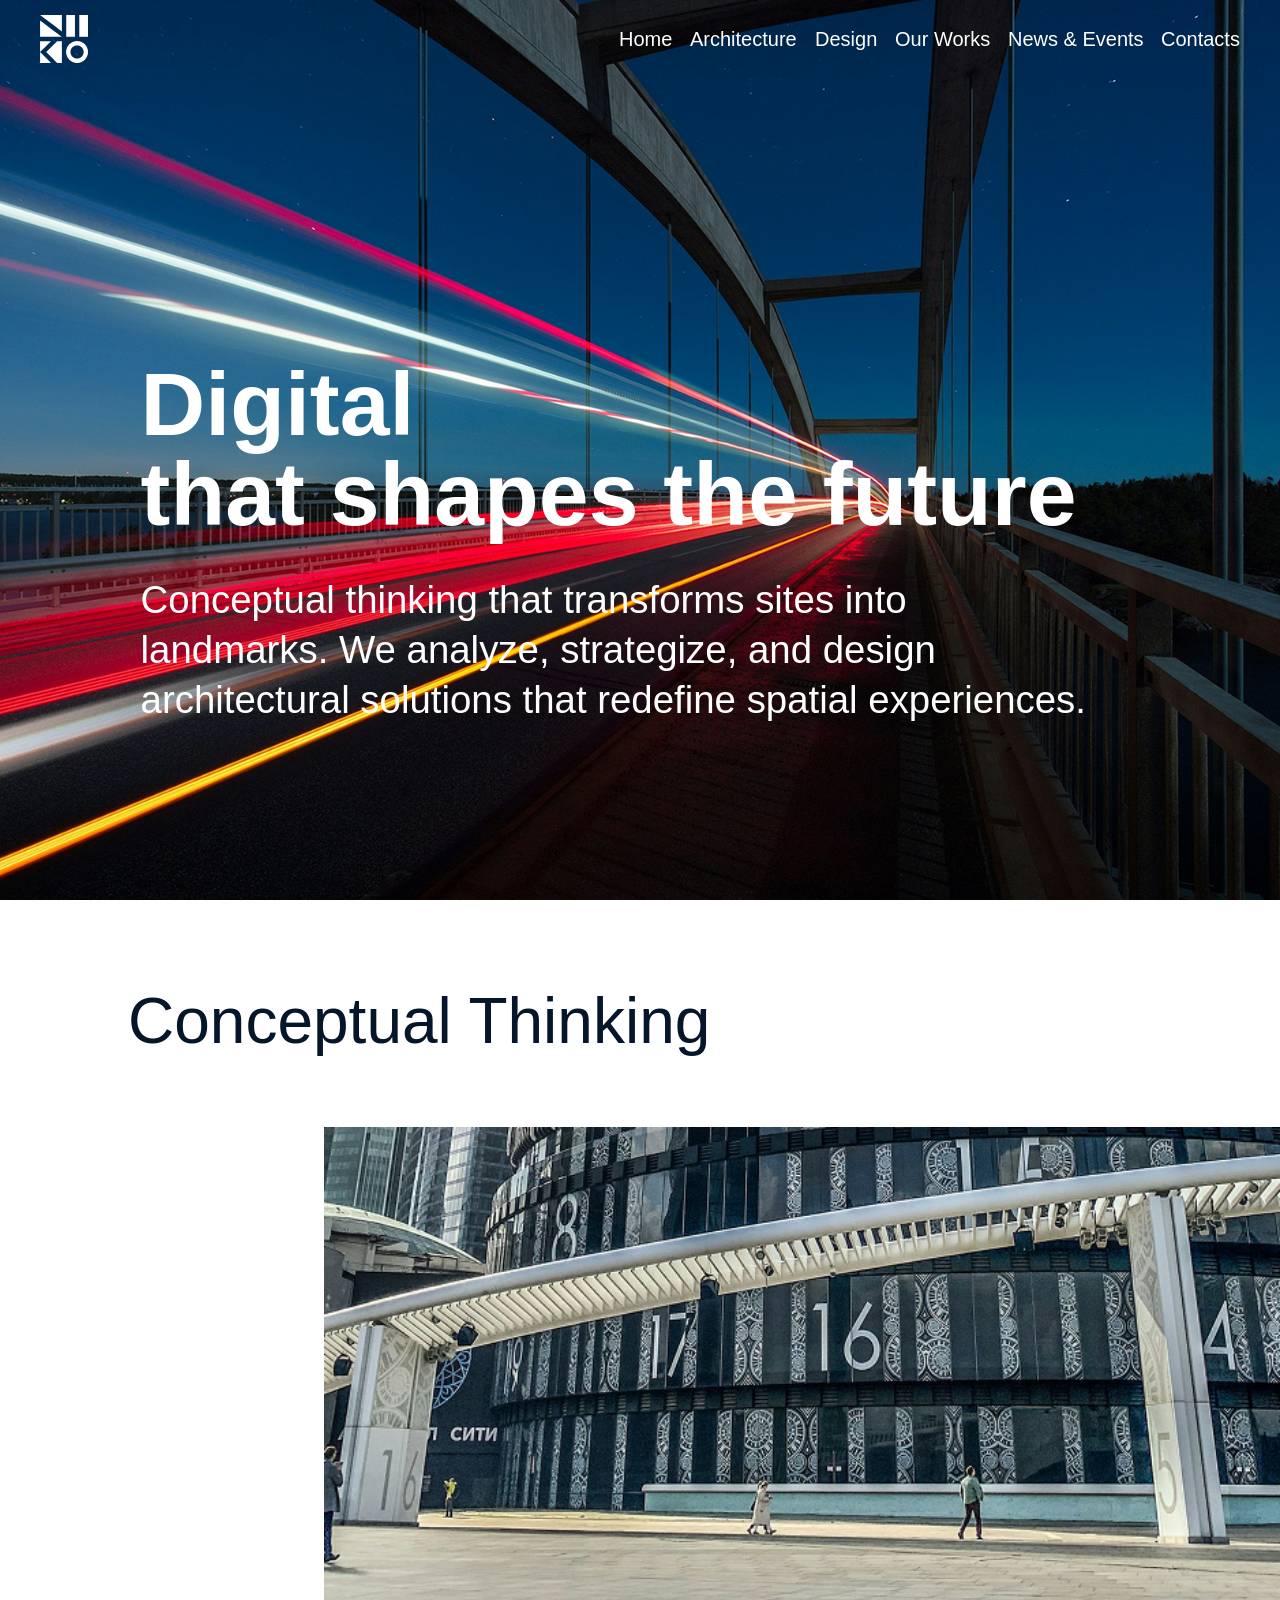
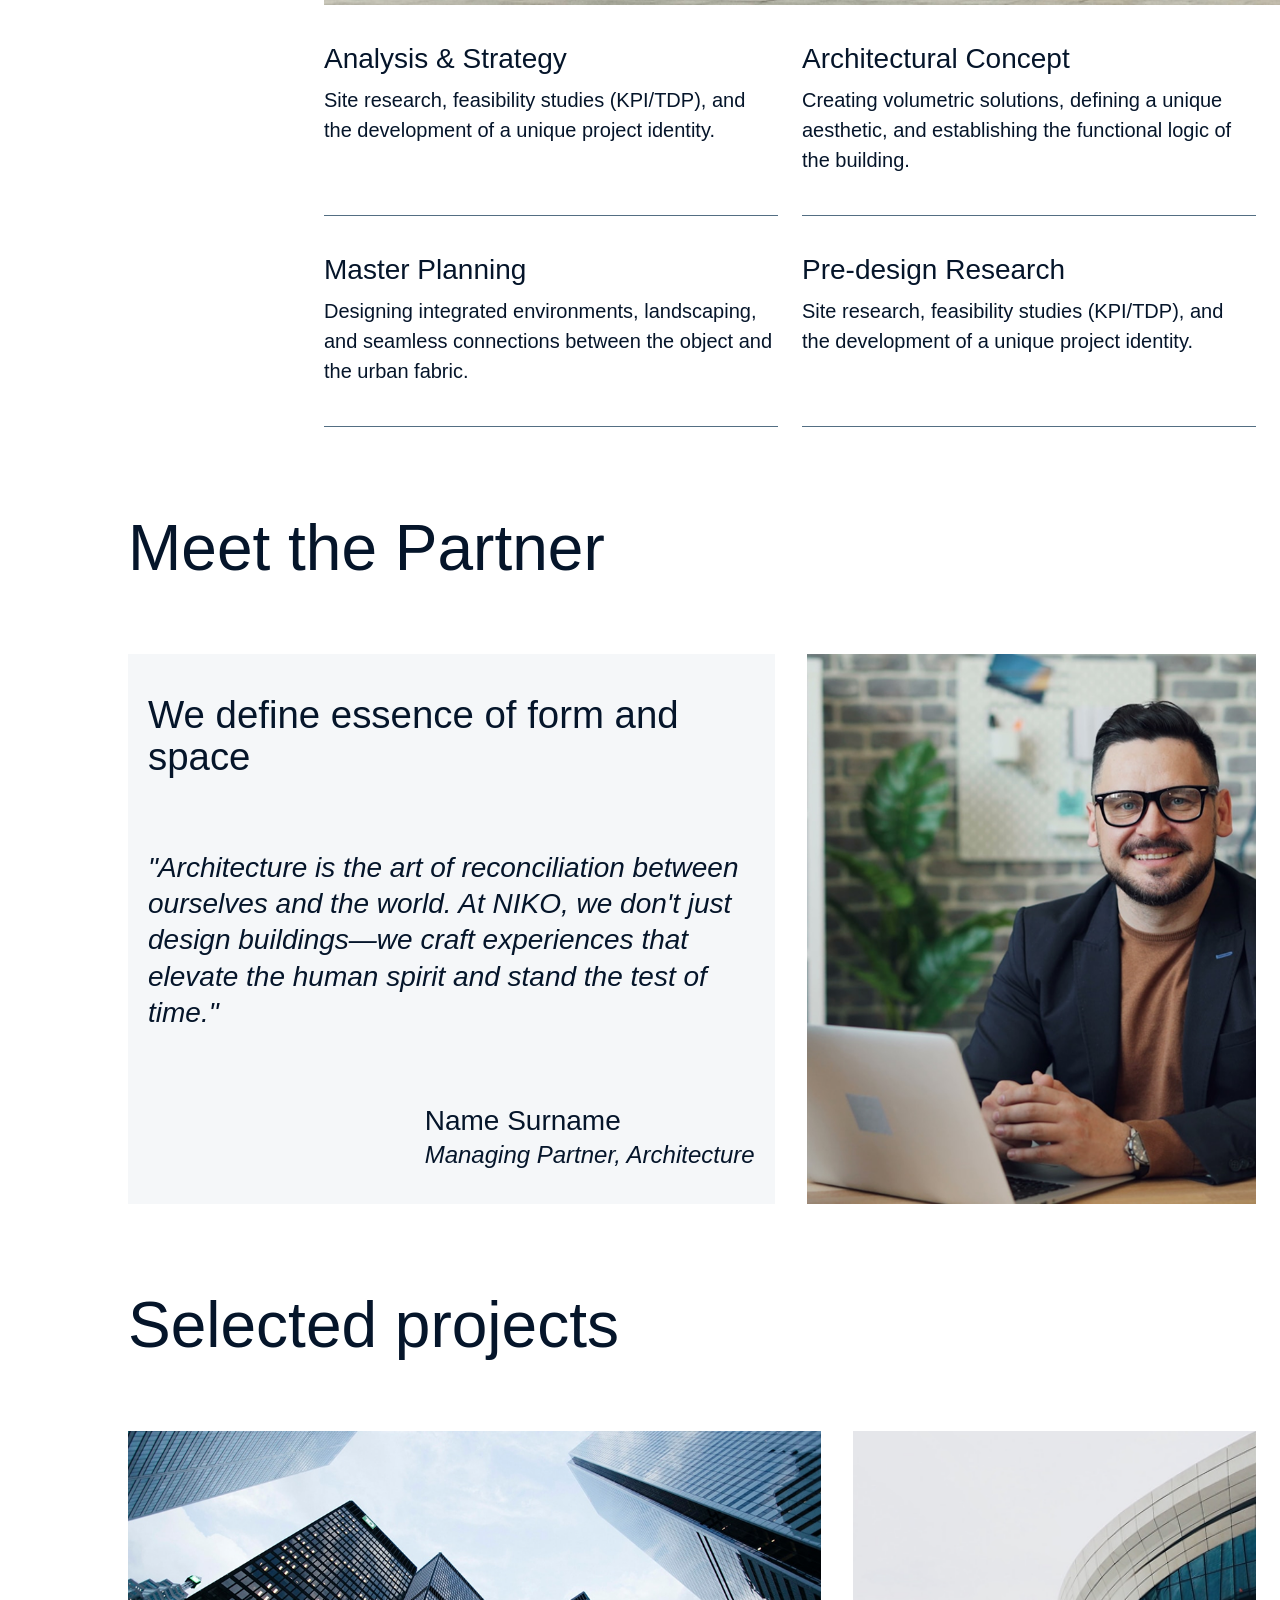
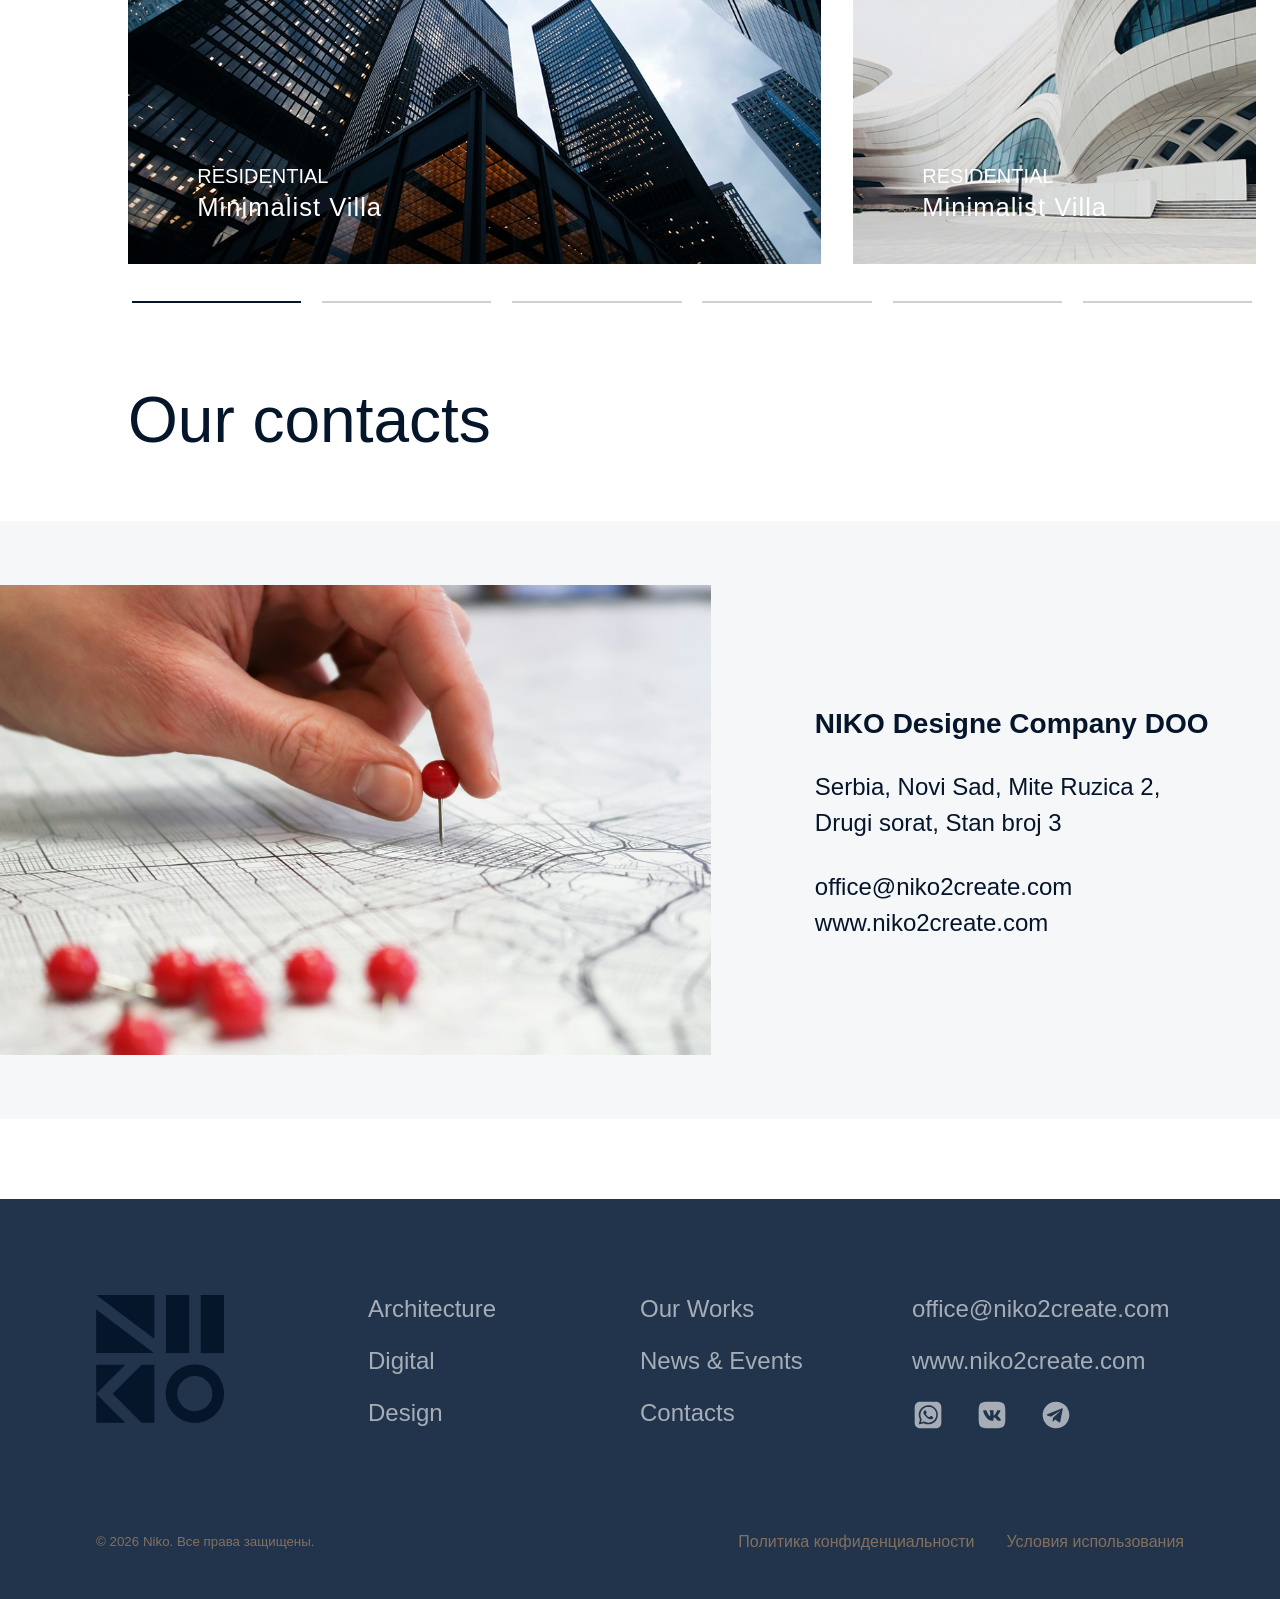
<file: digital.html>
<!DOCTYPE html>
<html lang="ru">

<head>
  <meta charset="UTF-8">
  <meta name="viewport" content="width=device-width, initial-scale=1.0">
  <title>Digital</title>
  <link href="https://fonts.cdnfonts.com/css/neue-haas-grotesk-display-pro" rel="stylesheet">

  <link rel="stylesheet" href="css/reset.css">
  <link rel="stylesheet" href="css/style.css">
  <link rel="stylesheet" href="https://cdn.jsdelivr.net/npm/swiper@11/swiper-bundle.min.css" />
</head>

<body class="inner-page">
  <header class="main-header">
    <div class="header-logo-place">

      <a href="index.html" class="static-logo">
        <svg version="1.1" id="Слой_1" xmlns="http://www.w3.org/2000/svg" xmlns:xlink="http://www.w3.org/1999/xlink"
          x="0px" y="0px" viewBox="0 0 500 500" style="enable-background:new 0 0 500 500;" xml:space="preserve">
          <g>
            <path class="st0" d="M227.8,0.1v171.2l-45.4-34.2v-0.9h-1.1C123.4,92.6,58.8,43.9,0.9,0.3V0.1H227.8z" />
            <rect x="273.2" y="0.1" class="st0" width="90.7" height="226.8" />
            <rect x="409.3" y="0.1" class="st0" width="90.7" height="226.8" />
            <polygon class="st0" points="46.3,90.9 46.3,91.3 45.7,90.9 	" />
            <polygon class="st0" points="46.3,90.9 46.3,91.3 45.7,90.9 	" />
            <polygon class="st0" points="182.4,136.2 182.4,137.1 181.3,136.2 	" />
            <path class="st0" d="M226.3,227H0.9V57.1C74.1,112.3,153.2,171.9,226.3,227z" />
            <polygon class="st0" points="114.4,272.3 33,353.7 23.6,363.1 0.9,385.8 0.9,272.3 	" />
            <polygon class="st0" points="114.4,499.2 0.9,499.2 0.9,385.8 69,453.8 91.7,476.5 	" />
            <polygon class="st0" points="227.8,272.3 227.8,499.2 178.5,499.2 137.1,457.7 133.2,453.8 87.8,408.4 65.1,385.8 87.8,363.1 
       91.7,359.2 133.1,317.7 178.5,272.3 	" />
            <path class="st0" d="M497.8,363.1c-3.3-16.7-10.2-32.1-20-45.4c-6.5-8.9-14.4-16.8-23.2-23.5c-13.2-10-28.6-17.1-45.4-20.6
       c-2.6-0.5-5.2-1-7.8-1.3c-5-0.7-10.2-1-15.4-1c-5.2,0-10.4,0.4-15.4,1c-2.3,0.3-4.5,0.7-6.8,1.1c-16.7,3.3-32.2,10.3-45.4,20
       c-9.3,6.8-17.4,15-24.2,24.2c-9.8,13.2-16.7,28.6-20,45.4c-0.4,2.2-0.8,4.4-1.1,6.7c-0.7,5.1-1.1,10.2-1.1,15.5s0.4,10.4,1.1,15.5
       c0.3,2.6,0.8,5.2,1.3,7.7c3.5,16.8,10.6,32.2,20.6,45.4c6.7,8.8,14.6,16.6,23.5,23.2c13.2,9.8,28.6,16.7,45.4,20
       c7.2,1.4,14.6,2.2,22.2,2.2c8,0,15.7-0.8,23.2-2.4c16.8-3.5,32.2-10.6,45.4-20.6c8.5-6.4,16-13.9,22.4-22.4
       c10-13.2,17.1-28.6,20.6-45.4c1.6-7.5,2.4-15.3,2.4-23.2C500,377.6,499.3,370.2,497.8,363.1z M450.6,408.4
       c-6.9,19.2-22.1,34.4-41.3,41.3c-7.2,2.6-15.1,4.1-23.2,4.1c-7.8,0-15.2-1.3-22.2-3.7c-19.7-6.7-35.3-22.2-42.4-41.7
       c-1.3-3.6-2.3-7.3-3-11.2c-0.7-3.9-1.1-7.9-1.1-12c0-4.1,0.4-8.1,1.1-12c0.6-3.5,1.5-6.8,2.6-10.1c6.9-20,22.7-35.9,42.8-42.8
       c3.3-1.1,6.7-2,10.1-2.6c3.9-0.7,7.9-1.1,12-1.1s8.1,0.4,12,1.1c3.9,0.7,7.6,1.7,11.2,3c19.5,7,35,22.7,41.7,42.4
       c2.4,7,3.7,14.4,3.7,22.2C454.6,393.4,453.2,401.2,450.6,408.4z" />
          </g>
        </svg>
      </a>
    </div>
    <nav class="main-nav">
      <ul class="menu-list">
        <a href="index.html" class="nav-link">Home</a>
        <a href="architecture.html" class="nav-link">Architecture</a>
        <a href="design.html" class="nav-link">Design</a>
        <a href="index.html#works" class="nav-link">Our Works</a>
        <a href="index.html#news" class="nav-link">News & Events</a>
        <a href="index.html#contacts" class="nav-link">Contacts</a>
      </ul>
    </nav>
    <!-- Кнопка Бургер -->
    <div class="mobile-burger" id="burger">
      <span></span>
      <span></span>
      <span></span>
    </div>
    <!-- Полноэкранное мобильное меню -->
    <div class="mobile-menu" id="mobileMenu">
      <nav class="mobile-nav">
        <a href="index.html" class="mobile-link">Home</a>
        <a href="architecture.html" class="mobile-link">Architecture</a>
        <a href="design.html" class="mobile-link">Design</a>
        <a href="index.html#works" class="mobile-link">Our Works</a>
        <a href="index.html#news" class="mobile-link">News & Events</a>
        <a href="index.html#contacts" class="mobile-link">Contacts</a>
      </nav>
    </div>
  </header>
  <section class="hero">
    <img class="hero__image" src="images/digital/hero-bg.png" alt="">
    <div class="hero__content">
      <h1 class="hero__title">Digital<br>that shapes the future</h1>
      <div class="hero__subtitle">
        <p>
          Conceptual thinking that transforms sites into landmarks. We analyze, strategize, and
          design architectural solutions that redefine spatial experiences.
        </p>
      </div>
    </div>
  </section>
  <section class="concept">
    <h2 class="concept__title">Conceptual Thinking</h2>
    <div class="concept__content">
      <div class="concept__content-inner">
        <img class="concept__image" src="images/architecture/concept2.png" alt="">
        <img class="concept__image concept__image--medium" src="images/architecture/concept2-medium.png" alt="">
        <ul class="concept__list">
          <li class="concept__item">
            <h3 class="concept__item-title">Analysis & Strategy</h3>
            <div class="concept__item-descr">
              <p>
                Site research, feasibility studies (KPI/TDP), and the development of a unique project identity.
              </p>
            </div>
          </li>
          <li class="concept__item">
            <h3 class="concept__item-title">Architectural Concept</h3>
            <div class="concept__item-descr">
              <p>
                Creating volumetric solutions, defining a unique aesthetic, and establishing the functional logic of the
                building.
              </p>
            </div>
          </li>
          <li class="concept__item">
            <h3 class="concept__item-title">Master Planning</h3>
            <div class="concept__item-descr">
              <p>
                Designing integrated environments, landscaping, and seamless connections between the object and the
                urban
                fabric.
              </p>
            </div>
          </li>
          <li class="concept__item">
            <h3 class="concept__item-title"> Pre-design Research</h3>
            <div class="concept__item-descr">
              <p>
                Site research, feasibility studies (KPI/TDP), and the development of a unique project identity.
              </p>
            </div>
          </li>
        </ul>
      </div>
    </div>
  </section>
  <section class="meet">
    <h2 class="meet__title">Meet the Partner</h2>
    <div class="meet__content">
      <div class="meet__content-inner">

        <figure class="meet__quote-wrapper">
          <h3 class="meet__content-title">We define essence of form and space</h3>
          <blockquote class="meet__quote-text">
            <p>"Architecture is the art of reconciliation between ourselves and the world. At NIKO, we don't just design
              buildings—we craft experiences that elevate the human spirit and stand the test of time."</p>
          </blockquote>
          <figcaption class="meet__quote-author">
            Name Surname <cite>Managing Partner, Architecture</cite>
          </figcaption>
        </figure>
      </div>
      <img class="meet__image" src="images/architecture/meet.png" alt="">
    </div>
  </section>
  <section class="selected">
    <h2 class="selected__title">Selected projects</h2>
    <div class="selected__swiper swiper">
      <div class="swiper-wrapper">
        <!-- Слайд 1 -->
        <div class="swiper-slide">
          <div class="selected-card">
            <img src="images/architecture/selected1.png" alt="Minimalist Villa">
            <div class="selected-card__info">
              <span class="selected-card__category">Residential</span>
              <h3 class="selected-card__title">Minimalist Villa</h3>
            </div>
          </div>
        </div>
        <div class="swiper-slide">
          <div class="selected-card">
            <img src="images/work6.png" alt="Minimalist Villa">
            <div class="selected-card__info">
              <span class="selected-card__category">Residential</span>
              <h3 class="selected-card__title">Minimalist Villa</h3>
            </div>
          </div>
        </div>
        <div class="swiper-slide">
          <div class="selected-card">
            <img src="images/architecture/selected1.png" alt="Minimalist Villa">
            <div class="selected-card__info">
              <span class="selected-card__category">Residential</span>
              <h3 class="selected-card__title">Minimalist Villa</h3>
            </div>
          </div>
        </div>
        <!-- Слайд 2 -->
        <div class="swiper-slide">
          <div class="selected-card">
            <img src="images/work8.png" alt="Minimalist Villa">
            <div class="selected-card__info">
              <span class="selected-card__category">Residential</span>
              <h3 class="selected-card__title">Minimalist Villa</h3>
            </div>
          </div>
        </div>
        <!-- Слайд 3 -->
        <div class="swiper-slide">
          <div class="selected-card">
            <img src="images/architecture/selected1.png" alt="Minimalist Villa">
            <div class="selected-card__info">
              <span class="selected-card__category">Residential</span>
              <h3 class="selected-card__title">Minimalist Villa</h3>
            </div>
          </div>
        </div>
        <!-- Слайд 4 -->
        <div class="swiper-slide">
          <div class="selected-card">
            <img src="images/work16.png" alt="Minimalist Villa">
            <div class="selected-card__info">
              <span class="selected-card__category">Residential</span>
              <h3 class="selected-card__title">Minimalist Villa</h3>
            </div>
          </div>
        </div>
      </div>
    </div>
    <div class="selected-pagination"></div>
  </section>
  <section class="contacts" id="contacts">
    <h2 class="contacts__title">Our contacts</h2>
    <div class="contacts__wrapper">
      <img class="contacts__image" src="images/contacts.png" alt="">
      <div class="contacts-content">
        <h3 class="contacts-content__title">NIKO Designe Company DOO</h3>
        <address class="contacts-content__address">Serbia, Novi Sad, Mite Ruzica 2,<br> Drugi sorat, Stan broj 3</address>
        <a class="contacts-content__email" href="mailto:office@niko2create.com">office@niko2create.com</a>
        <a class="contacts-content__link" href="www.niko2create.com">www.niko2create.com</a>
      </div>
    </div>
  </section>

  <footer class="footer">
    <div class="footer__body">
      <div class="footer__col">
        <a class="footer__logo" href="index.html">
          <svg version="1.1" id="Слой_1" xmlns="http://www.w3.org/2000/svg" xmlns:xlink="http://www.w3.org/1999/xlink"
          x="0px" y="0px" viewBox="0 0 500 500" style="enable-background:new 0 0 500 500;" xml:space="preserve">
          <g>
            <path class="st0" d="M227.8,0.1v171.2l-45.4-34.2v-0.9h-1.1C123.4,92.6,58.8,43.9,0.9,0.3V0.1H227.8z" />
            <rect x="273.2" y="0.1" class="st0" width="90.7" height="226.8" />
            <rect x="409.3" y="0.1" class="st0" width="90.7" height="226.8" />
            <polygon class="st0" points="46.3,90.9 46.3,91.3 45.7,90.9 	" />
            <polygon class="st0" points="46.3,90.9 46.3,91.3 45.7,90.9 	" />
            <polygon class="st0" points="182.4,136.2 182.4,137.1 181.3,136.2 	" />
            <path class="st0" d="M226.3,227H0.9V57.1C74.1,112.3,153.2,171.9,226.3,227z" />
            <polygon class="st0" points="114.4,272.3 33,353.7 23.6,363.1 0.9,385.8 0.9,272.3 	" />
            <polygon class="st0" points="114.4,499.2 0.9,499.2 0.9,385.8 69,453.8 91.7,476.5 	" />
            <polygon class="st0" points="227.8,272.3 227.8,499.2 178.5,499.2 137.1,457.7 133.2,453.8 87.8,408.4 65.1,385.8 87.8,363.1 
       91.7,359.2 133.1,317.7 178.5,272.3 	" />
            <path class="st0" d="M497.8,363.1c-3.3-16.7-10.2-32.1-20-45.4c-6.5-8.9-14.4-16.8-23.2-23.5c-13.2-10-28.6-17.1-45.4-20.6
       c-2.6-0.5-5.2-1-7.8-1.3c-5-0.7-10.2-1-15.4-1c-5.2,0-10.4,0.4-15.4,1c-2.3,0.3-4.5,0.7-6.8,1.1c-16.7,3.3-32.2,10.3-45.4,20
       c-9.3,6.8-17.4,15-24.2,24.2c-9.8,13.2-16.7,28.6-20,45.4c-0.4,2.2-0.8,4.4-1.1,6.7c-0.7,5.1-1.1,10.2-1.1,15.5s0.4,10.4,1.1,15.5
       c0.3,2.6,0.8,5.2,1.3,7.7c3.5,16.8,10.6,32.2,20.6,45.4c6.7,8.8,14.6,16.6,23.5,23.2c13.2,9.8,28.6,16.7,45.4,20
       c7.2,1.4,14.6,2.2,22.2,2.2c8,0,15.7-0.8,23.2-2.4c16.8-3.5,32.2-10.6,45.4-20.6c8.5-6.4,16-13.9,22.4-22.4
       c10-13.2,17.1-28.6,20.6-45.4c1.6-7.5,2.4-15.3,2.4-23.2C500,377.6,499.3,370.2,497.8,363.1z M450.6,408.4
       c-6.9,19.2-22.1,34.4-41.3,41.3c-7.2,2.6-15.1,4.1-23.2,4.1c-7.8,0-15.2-1.3-22.2-3.7c-19.7-6.7-35.3-22.2-42.4-41.7
       c-1.3-3.6-2.3-7.3-3-11.2c-0.7-3.9-1.1-7.9-1.1-12c0-4.1,0.4-8.1,1.1-12c0.6-3.5,1.5-6.8,2.6-10.1c6.9-20,22.7-35.9,42.8-42.8
       c3.3-1.1,6.7-2,10.1-2.6c3.9-0.7,7.9-1.1,12-1.1s8.1,0.4,12,1.1c3.9,0.7,7.6,1.7,11.2,3c19.5,7,35,22.7,41.7,42.4
       c2.4,7,3.7,14.4,3.7,22.2C454.6,393.4,453.2,401.2,450.6,408.4z" />
          </g>
        </svg>
        </a>
      </div>
      <div class="footer__col">
        <ul class="footer__menu-list">
          <li class="footer__menu-item"><a href="architecture.html" class="footer__menu-link">Architecture</a></li>
          <li class="footer__menu-item"><a href="digital.html" class="footer__menu-link">Digital</a></li>
          <li class="footer__menu-item"><a href="design.html" class="footer__menu-link">Design</a></li>
        </ul>
      </div>
      <div class="footer__col">
        <ul class="footer__menu-list">
          <li class="footer__menu-item"><a href="index.html#works" class="footer__menu-link">Our Works</a></li>
          <li class="footer__menu-item"><a href="index.html#news" class="footer__menu-link">News & Events</a></li>
          <li class="footer__menu-item"><a href="#contacts" class="footer__menu-link">Contacts</a></li>
        </ul>
      </div>
      <div class="footer__col">
        <ul class="footer__menu-list">
          <li class="footer__menu-item"><a href="mailto:" class="footer__menu-link">office@niko2create.com</a></li>
          <li class="footer__menu-item"><a href="www.niko2create.com" class="footer__menu-link">www.niko2create.com</a></li>
          <li class="footer__menu-item">
            <ul class="footer__soc1als-list">
              <li class="footer__soc1als-item">
                <a class="footer__soc1als-link" href="/">
                  <svg width="32" height="32" viewBox="0 0 32 32" fill="none" xmlns="http://www.w3.org/2000/svg">
                    <path d="M29.3332 8.73268C29.3182 8.15745 29.2737 7.58336 29.1998 7.01268C29.1003 6.51285 28.9344 6.02856 28.7065 5.57268C28.4682 5.07816 28.1481 4.62738 27.7598 4.23935C27.368 3.85562 26.918 3.53614 26.4265 3.29268C25.97 3.06927 25.4857 2.90785 24.9865 2.81268C24.4213 2.72801 23.8512 2.67903 23.2798 2.66602H8.73317C8.15793 2.681 7.58384 2.7255 7.01317 2.79935C6.51334 2.89891 6.02905 3.06482 5.57317 3.29268C5.07864 3.531 4.62787 3.85105 4.23984 4.23935C3.85611 4.63123 3.53663 5.08121 3.29317 5.57268C3.06976 6.02917 2.90834 6.51345 2.81317 7.01268C2.7285 7.57793 2.67952 8.14795 2.6665 8.71935C2.6665 8.97268 2.6665 9.33268 2.6665 9.43935V22.5593C2.6665 22.706 2.6665 23.026 2.6665 23.266C2.68149 23.8413 2.72599 24.4153 2.79984 24.986C2.8994 25.4859 3.06531 25.9701 3.29317 26.426C3.53149 26.9205 3.85153 27.3713 4.23984 27.7593C4.63172 28.1431 5.0817 28.4626 5.57317 28.706C6.02966 28.9294 6.51394 29.0909 7.01317 29.186C7.57842 29.2707 8.14843 29.3197 8.71984 29.3327H23.2665C23.8417 29.3177 24.4158 29.2732 24.9865 29.1993C25.4863 29.0998 25.9706 28.9339 26.4265 28.706C26.921 28.4677 27.3718 28.1477 27.7598 27.7593C28.1436 27.3675 28.4631 26.9175 28.7065 26.426C28.9299 25.9695 29.0913 25.4852 29.1865 24.986C29.2712 24.4208 29.3202 23.8508 29.3332 23.2793C29.3332 23.026 29.3332 22.706 29.3332 22.5593V9.43935C29.3332 9.33268 29.3332 8.97268 29.3332 8.73268ZM16.3065 25.3327C14.7053 25.3248 13.132 24.912 11.7332 24.1327L6.6665 25.466L7.99984 20.506C7.13999 19.0613 6.67982 17.4139 6.6665 15.7327C6.67181 13.8432 7.23611 11.9976 8.28832 10.4283C9.34053 8.85895 10.8336 7.63606 12.5795 6.91364C14.3254 6.19122 16.246 6.00158 18.0994 6.3686C19.9529 6.73562 21.6563 7.6429 22.9951 8.97615C24.3339 10.3094 25.2482 12.009 25.623 13.8609C25.9977 15.7128 25.816 17.6342 25.1009 19.3831C24.3857 21.132 23.1691 22.6301 21.6041 23.6888C20.0392 24.7476 18.1959 25.3195 16.3065 25.3327V25.3327ZM16.3065 7.82602C14.8929 7.84219 13.5089 8.23266 12.2952 8.95767C11.0816 9.68267 10.0818 10.7163 9.39757 11.9534C8.71332 13.1904 8.3691 14.5867 8.39995 16.0001C8.4308 17.4134 8.83561 18.7933 9.57317 19.9993L9.75984 20.306L8.95984 23.226L11.9998 22.3993L12.2932 22.5727C13.5059 23.287 14.8857 23.6688 16.2932 23.6793V23.6793C18.4149 23.6793 20.4497 22.8365 21.95 21.3362C23.4503 19.8359 24.2932 17.8011 24.2932 15.6793C24.2932 13.5576 23.4503 11.5228 21.95 10.0225C20.4497 8.5222 18.4149 7.67935 16.2932 7.67935L16.3065 7.82602ZM20.9732 19.186C20.7985 19.4773 20.5647 19.7287 20.2868 19.9239C20.0089 20.1191 19.6931 20.2539 19.3598 20.3193C18.8619 20.4104 18.3492 20.3783 17.8665 20.226C17.4123 20.084 16.9671 19.9148 16.5332 19.7193C14.8848 18.8922 13.4791 17.6519 12.4532 16.1193C11.8957 15.4093 11.5574 14.5521 11.4798 13.6527C11.4719 13.2791 11.5426 12.908 11.6873 12.5634C11.832 12.2189 12.0475 11.9086 12.3198 11.6527C12.4001 11.5617 12.4985 11.4886 12.6087 11.4381C12.719 11.3876 12.8386 11.3607 12.9598 11.3593H13.3332C13.4798 11.3593 13.6798 11.3593 13.8665 11.7727C14.0532 12.186 14.5465 13.426 14.6132 13.546C14.6459 13.61 14.663 13.6808 14.663 13.7527C14.663 13.8245 14.6459 13.8954 14.6132 13.9593C14.5542 14.1042 14.4733 14.2392 14.3732 14.3593C14.2532 14.506 14.1198 14.6793 14.0132 14.786C13.9065 14.8927 13.7732 15.026 13.9065 15.266C14.2693 15.8783 14.7183 16.4351 15.2398 16.9193C15.8077 17.4212 16.457 17.8225 17.1598 18.106C17.3998 18.226 17.5465 18.2127 17.6798 18.106C17.8132 17.9993 18.2798 17.4127 18.4398 17.1727C18.5998 16.9327 18.7598 16.9727 18.9732 17.0527C19.1865 17.1327 20.3732 17.706 20.6132 17.826C20.8532 17.946 20.9998 17.9993 21.0665 18.106C21.1243 18.455 21.0922 18.8129 20.9732 19.146V19.186Z" fill="white" />
                  </svg>
                </a>
              </li>
              <li class="footer__soc1als-item">
                <a class="footer__soc1als-link" href="/">
                  <svg width="32" height="32" viewBox="0 0 32 32" fill="none" xmlns="http://www.w3.org/2000/svg">
                    <path d="M20.0971 2.66602H11.9165C4.44425 2.66602 2.6665 4.44376 2.6665 11.9021V20.0827C2.6665 27.5549 4.43042 29.3327 11.9026 29.3327H20.0832C27.5554 29.3327 29.3332 27.5688 29.3332 20.0965V11.916C29.3332 4.44376 27.5693 2.66602 20.0971 2.66602ZM24.1943 21.6938H22.2498C21.5138 21.6938 21.2915 21.0965 19.9721 19.7771C18.8193 18.666 18.3332 18.5271 18.0415 18.5271C17.6388 18.5271 17.5276 18.6382 17.5276 19.1938V20.9438C17.5276 21.416 17.3748 21.6938 16.1388 21.6938C14.9393 21.6132 13.7761 21.2488 12.745 20.6306C11.7139 20.0125 10.8444 19.1582 10.2082 18.1382C8.69765 16.2581 7.64665 14.0514 7.13876 11.6938C7.13876 11.4021 7.24984 11.1382 7.80542 11.1382H9.74984C10.2498 11.1382 10.4304 11.3604 10.6248 11.8743C11.5693 14.6521 13.1804 17.0688 13.8332 17.0688C14.0832 17.0688 14.1943 16.9577 14.1943 16.3327V13.4715C14.1109 12.166 13.4165 12.0549 13.4165 11.5827C13.4256 11.4581 13.483 11.342 13.5763 11.259C13.6697 11.176 13.7917 11.1327 13.9165 11.1382H16.9721C17.3888 11.1382 17.5276 11.3465 17.5276 11.8465V15.7077C17.5276 16.1243 17.7082 16.2632 17.8332 16.2632C18.0832 16.2632 18.2776 16.1243 18.7359 15.666C19.7208 14.4649 20.5256 13.1268 21.1248 11.6938C21.186 11.5213 21.3019 11.3737 21.4549 11.2733C21.6079 11.173 21.7896 11.1255 21.9721 11.1382H23.9165C24.4998 11.1382 24.6248 11.4299 24.4998 11.8465C23.7923 13.4309 22.917 14.9349 21.8888 16.3327C21.6804 16.6521 21.5971 16.8188 21.8888 17.1938C22.0832 17.4854 22.7638 18.0549 23.2221 18.5965C23.8887 19.2615 24.4423 20.0309 24.8609 20.8743C25.0276 21.416 24.7498 21.6938 24.1943 21.6938V21.6938Z" fill="white" />
                  </svg>
                </a>
              </li>
              <li class="footer__soc1als-item">
                <a class="footer__soc1als-link" href="/">
                  <svg width="32" height="32" viewBox="0 0 32 32" fill="none" xmlns="http://www.w3.org/2000/svg">
                    <path d="M15.9925 2.66602C13.3554 2.66602 10.7776 3.448 8.58492 4.91309C6.39226 6.37817 4.68329 8.46055 3.67413 10.8969C2.66496 13.3333 2.40091 16.0141 2.91538 18.6006C3.42985 21.187 4.69973 23.5627 6.56443 25.4274C8.42913 27.2921 10.8049 28.562 13.3913 29.0765C15.9777 29.591 18.6586 29.3269 21.095 28.3177C23.5313 27.3086 25.6137 25.5996 27.0788 23.407C28.5439 21.2143 29.3259 18.6364 29.3259 15.9993C29.326 14.2484 28.9812 12.5145 28.3112 10.8967C27.6412 9.27899 26.6591 7.80908 25.4209 6.57093C24.1828 5.33279 22.7129 4.35067 21.0951 3.68066C19.4774 3.01065 17.7435 2.66587 15.9925 2.66602V2.66602ZM20.2319 22.8693C20.182 22.9937 20.106 23.1061 20.0092 23.1988C19.9123 23.2915 19.7967 23.3624 19.6702 23.4068C19.5437 23.4512 19.4091 23.468 19.2756 23.4561C19.142 23.4442 19.0126 23.404 18.8959 23.338L15.2763 20.5255L12.9532 22.6687C12.8993 22.7085 12.8363 22.7341 12.7698 22.7432C12.7034 22.7523 12.6358 22.7445 12.5732 22.7206L13.0185 18.736L13.0328 18.7473L13.0419 18.6686C13.0419 18.6686 19.5552 12.7386 19.8206 12.486C20.0892 12.234 20.0006 12.1793 20.0006 12.1793C20.0159 11.8719 19.5185 12.1793 19.5185 12.1793L10.8885 17.7313L7.29453 16.5073C7.29453 16.5073 6.74253 16.3093 6.69053 15.874C6.63587 15.442 7.31252 15.2073 7.31252 15.2073L21.6019 9.53067C21.6019 9.53067 22.7765 9.00731 22.7765 9.87402L20.2319 22.8693Z" fill="white" />
                  </svg>
                </a>
              </li>
            </ul>
          </li>
        </ul>
      </div>
      
    </div>
    <div class="footer__bottom">
      <small class="footer__copy">
        © 2026 Niko. Все права защищены.
      </small>
      <a class="footer__additional" href="#">Политика конфиденциальности</a>
      <a class="footer__additional" href="#">Условия использования</a>
    </div>
  </footer>






  <script src="https://cdn.jsdelivr.net/npm/swiper@11/swiper-bundle.min.js"
    onload="window.isSwiperReady = true; if(window.initMySite) window.initMySite();">
    </script>

  <script src="js/common.js"></script>
</body>

</html>
</file>
<file: css/style.css>
:root {
  --transition-speed: 1.2s;
  --timing-function: cubic-bezier(0.19, 1, 0.22, 1);
  /* Та самая кривая Make */
}

* {
  margin: 0;
  padding: 0;
  box-sizing: border-box;
}

body,
html {
  margin: 0;
  padding: 0;
  overflow-x: hidden;
  overflow-y: auto;
  width: 100%;
  height: auto;
  background: #ffffff;
  color: #05152a;
  font-family: 'Neue Haas Grotesk Display Pro', sans-serif;
  letter-spacing: 4%;
  scroll-behavior: smooth;
}

body.no-scroll {
  overflow: hidden; /* Запрещает скролл */
  height: 100vh;    /* Фиксирует высоту под экран */
  position: fixed;  /* Жесткая фиксация для iOS Safari */
  width: 100%;
}

h2 {
  font-size: 64px;
  font-weight: 500;
  margin: 0;
}

/* section[id], div[id] {
  scroll-margin-top: 20px; 
} */

.slider {
  position: relative;
  z-index: 10;
  height: 530vh;
}

.slide {
  width: 100%;
  height: 100vh;
  overflow: hidden;
}

#slide-1 {
  position: fixed;
  /* Фиксируем на экране */
  top: 0;
  left: 0;
  width: 100%;
  height: 100vh;
  z-index: 100;
  /* Выше всех остальных слайдов */
  pointer-events: none;
  /* Пропускаем клики, если нужно */
  will-change: transform;
}

/* Уезжает сам */
#slide-2 {
  position: fixed;
  top: 0;
  z-index: 4;
}

/* Ждет под 1-м */
#slide-3 {
  position: fixed;
  top: 0;
  z-index: 3;
  will-change: transform;
}

/* Ждет под 2-м */
#slide-4 {
  position: fixed;
  top: 0;
  z-index: 2;
}

#slide-5 {
  position: fixed;
  top: 0;
  z-index: 1;
}


.image-container {
  position: absolute;
  top: 0;
  left: 0;
  width: 100%;
  height: 100%;
  overflow: hidden;
  z-index: 0;
}

.image-container img {
  width: 100%;
  height: 100%;
  object-fit: cover;
  filter: brightness(0.8);
}

/* Контейнер, создающий глубину */
.slide-content {
  perspective: 2000px;
  width: 100vw;
  height: 100vh;
  /* Растянем на весь экран для центровки */
  display: flex;
  justify-content: center;
}

.reveal-text {
  width: 100%;
  font-size: 5vw;
  font-weight: 600;
  letter-spacing: 4%;
  color: white;
  text-transform: uppercase;
  text-align: center;
  /* Начальное состояние: текст внизу и прозрачный */
  opacity: 0;
  transition: opacity 1s ease-in-out;
}

@media (max-width: 1280px) {
  .reveal-text {
    font-size: 9vw;
  }
}

@media (max-width: 768px) {
  .reveal-text {
    font-size: 12vw;
  }
}

.reveal-text a {
  position: relative;
  width: 100%;
  text-decoration: none;
  color: inherit;
  transition: color 0.4s ease-in-out;
}

.reveal-text a::after {
  content: "";
  position: absolute;
  left: -25%;
  bottom: 0;
  height: 2px;
  width: 0;
  background-color: #21344C;
  transition: all 0.4s ease-in-out ;
}

.reveal-text:hover a::after{
  width: 150%;
  background-color: #21344C;
}

.reveal-text:hover a{
  color: #21344C;
}

/* Эффект при активации (когда JS добавил .active) */
.active .reveal-text {
  opacity: 1;
}

.reveal-text--5 {
  max-width: 835px;
  color: #ffffff;
  margin: auto 0;
  font-size: 5vw;
  font-weight: 500;
}

@media (max-width: 1280px) {
  .reveal-text--5 {
    font-size: 6vw;
  }
}

@media (max-width: 768px) {
  .reveal-text--5 {
    font-size: 8vw;
  }
}



/* Видео внутри должно быть фиксированным, чтобы не дергалось при скролле */
/* .video-container {
  position: absolute;
  top: 0;
  left: 0;
  width: 100%;
  height: 100%;
  overflow: hidden;
  z-index: 0;
}

video {
  width: 100%;
  height: 100%;
  object-fit: cover;
  filter: brightness(0.6);
} */




/* Фиксированный хедер поверх всего */
.main-header {
  position: fixed;
  z-index: 11000;
  top: 0;
  left: 0;
  display: flex;
  justify-content: space-between;
  align-items: center;
  padding: 15px 96px;
  width: 100%;
  background: transparent;
  transition: transform 0.3s ease-in-out, background 0.3s ease-in-out, box-shadow 0.3s ease-in-out;
}

@media (max-width: 1280px) {
  .main-header {
    padding: 15px 40px;
  }
}

@media (max-width: 768px) {
  .main-header {
    padding: 15px 15px;
  }
}

/* Светлая тема (активируется на проектах) */
.home-page .main-header.header-light {
  background: rgba(255, 255, 255, 1); /* Белый фон */
  box-shadow: 0.6px 1.8px rgba(0, 0, 0, .1), 0 3.2px 7.2px rgba(0, 0, 0, .13);
  color: #05152a; /* Черный текст меню */
}

.home-page .main-header .header-logo-place svg{
  transition: fill 0.3s ease-in-out;
}
/* Инверсия логотипа внутри светлого хедера */
.home-page .main-header.header-light .header-logo-place svg {
  fill: #21344C;
}

.home-page .main-header.header-light .header-logo-place svg:hover{
  fill: #c49a6c;
}

/* Цвет ссылок меню */
.home-page .main-header.header-light .nav-link {
  color: #05152a;
  transition: color 0.3s ease-in-out;
}

.home-page .main-header.header-light .nav-link:hover {
  color: #c49a6c;
}

/* Когда хедер становится светлым, бургер тоже должен чернеть */
.home-page .header-light ~ .mobile-burger span,
.home-page .header-light .mobile-burger span {
    background-color: #05152a !important;
}
/* Хедер уезжает вверх ровно на свою высоту */
.home-page .header-hidden {
  transform: translateY(-100%);
  /* Можно добавить легкую тень при уходе, если нужно */
}

/* Белое состояние (только для внутренних) */
.inner-page .main-header.header-white {
  background: rgba(255, 255, 255, 1); /* Белый фон */
  box-shadow: 0.6px 1.8px rgba(0, 0, 0, .1), 0 3.2px 7.2px rgba(0, 0, 0, .13);
  color: #05152a; /* Черный текст меню */
}

.inner-page .main-header.header-white .nav-link {
  color: #05152a;
  transition: color 0.3s ease-in-out;
}

.inner-page .main-header.header-white .nav-link:hover {
  color: #c49a6c;
}


.inner-page .main-header.header-white .header-logo-place svg {
  fill: #21344C;
}

.inner-page .main-header.header-white .header-logo-place svg:hover {
  fill: #c49a6c;
}

/* Когда хедер становится светлым, бургер тоже должен чернеть */
.inner-page .header-white ~ .mobile-burger span,
.inner-page .header-white .mobile-burger span {
    background-color: #05152a !important;
}

/* Скрытие (только для внутренних) */
.inner-page .main-header.header-hidden {
  transform: translateY(-100%);
}


.main-nav {
  display: block;
  gap: 50px;
  width: 100%;
  box-sizing: border-box;
  transition: all 0.3s ease-in-out;
}

.header-logo-place {
  width: 48px;
  height: 48px;
}

.header-logo-place svg {
  width: 48px;
  height: 48px;
  fill: #ffffff;
}

@media (max-width: 768px) {
  .header-logo-place svg {
    width: 48px;
    height: 48px;
  }
}

.header-logo-place svg:hover {
  fill: #c49a6c;
}

.menu-list {
  position: relative;
  display: flex;
  justify-content: end;
  align-items: center;
  gap: max(15px, (100vw - 768px) / 28.8);
  list-style: none;
  margin: 0;
  padding: 0;
  width: 100%;
}

.nav-link {
  margin: 0;
}

.menu-list a {
  margin: 0;
  pointer-events: auto;
  color: #ffffff;
  text-decoration: none;
  text-transform: uppercase;
  font-size: 20px;
  letter-spacing: 4%;
  text-transform: initial;
  /* У каждого пункта будет свой transform, управляемый JS */
  will-change: transform;
  transition: color 0.3s ease-in-out;
}

@media (max-width: 769px) {
  .menu-list a {
    font-size: 14px;
  }
}

.menu-list a:hover {
  color: #c49a6c;
}

/* Кнопка Бургер */
.mobile-burger {
  display: none;
  /* Скрыт на десктопе */
  position: fixed;
  top: 23px;
  right: 15px;
  width: 48px;
  height: 30px;
  flex-direction: column;
  justify-content: space-between;
  align-items: flex-end;
  cursor: pointer;
  z-index: 120000;
}

.mobile-burger span:nth-child(1) {
  width: 100%;
  height: 2px;
  background: white;
  transition: all 0.3s ease;
}

.mobile-burger span:nth-child(2) {
  width: 100%;
  height: 2px;
  background: white;
  transition: all 0.3s ease;
}

.mobile-burger span:nth-child(3) {
  width: 100%;
  height: 2px;
  background: white;
  transition: all 0.3s ease;
}

/* Оверлей меню */
.mobile-menu {
  position: fixed;
  top: 0;
  left: 0;
  width: 100%;
  height: 100%;
  background: #21344C;
  z-index: 11000;
  display: flex;
  justify-content: center;
  align-items: center;
  transform: translateY(-100%);
  visibility: hidden; 
  pointer-events: none; 
  /* Изначально спрятано вверху */
  transition: transform 0.6s cubic-bezier(0.19, 1, 0.22, 1);
}

.mobile-nav {
  display: flex;
  flex-direction: column;
  gap: 40px;
  text-align: center;
}

.mobile-link {
  color: #c49a6c;
  text-decoration: none;
  font-size: 5vw;
  text-transform: uppercase;
  letter-spacing: 4%;
  opacity: 0;
  transform: translateY(20px);
  transition: all 0.4s ease;
}

/* СОСТОЯНИЕ: ОТКРЫТО */
.menu-open .mobile-menu {
  transform: translateY(0);
  visibility: visible;
  pointer-events: auto;
}

.menu-open .mobile-link {
  opacity: 1;
  transform: translateY(0);
  transition-delay: 0.3s;
  /* Задержка появления текста */
}

/* Анимация иконки в крестик */
.menu-open #burger span:nth-child(1) {
  transform: translateY(14px) rotate(45deg);
  background: #c49a6c;
}

.menu-open #burger span:nth-child(2) {
  opacity: 0;
}

.menu-open #burger span:nth-child(3) {
  transform: translateY(-14px) rotate(-45deg);
  background: #c49a6c;
}

/* Адаптив: Показываем бургер только на узких экранах */
@media (max-width: 768px) {
  .mobile-burger {
    display: flex;
  }
  /* Прячем десктопное меню */
  .main-nav {
    display: none;
  }
}


.cube-viewport {
  position: fixed;
  z-index: 999;
  top: 50%;
  left: 50%;
  height: 30vmin;
  width: 30vmin;
  transform: translate(-50%, -50%);
  opacity: 0;
  transition: opacity 4s ease 0.1s;
  /* Плавное проявление без рывков */
  pointer-events: none;
}

#hero-cube {
  position: absolute;
  top: 0;
  left: 0;
  z-index: 999999;
  width: 100%;
  height: 30vmin;
  opacity: 0;
  transition: transform 2s cubic-bezier(0.19, 1, 0.22, 1), opacity 1s ease 1s;
  transform-style: preserve-3d;
  will-change: transform;
}

.show-cube #hero-cube {
  opacity: 1;
}

.show-cube .cube-viewport {
  opacity: 1 !important;
  pointer-events: auto;
}

/* Собранный логотип исчезает чуть позже, чтобы подмена была бесшовной */
.show-cube .logo-box {
  opacity: 0 !important;
  transition: opacity 2s ease 1s;
  /* Исчезает, когда куб уже проявился */
  pointer-events: none;
}

.side {
  position: absolute;
  inset: 0;
  display: flex;
  align-items: center;
  justify-content: center;
  backface-visibility: hidden;
  -webkit-backface-visibility: hidden;
  transition: opacity 0.5s ease;
}

.side-image svg {
  width: 30vmin;
  fill: white;
  transition: fill 0.3s ease-in-out;
}

.side-title {
  font-size: 30vmin;
  font-weight: 700;
  line-height: 100%;
  backface-visibility: hidden !important;
  -webkit-backface-visibility: hidden !important;
}

/* Раскладка граней по кругу */
.front {
  transform: rotateX(0deg) translateZ(15vmin);
}

.bottom {
  transform: rotateX(-90deg) translateZ(15vmin);
}

.back {
  transform: rotateX(-180deg) translateZ(15vmin);
}

.top {
  transform: rotateX(-270deg) translateZ(15vmin);
}

.front,
.back {
  height: 100%;
  margin: 0;
}

.bottom,
.top {
  color: transparent !important;
  text-transform: uppercase;
  margin: 0;
  display: flex;
  align-items: center;
  white-space: nowrap;
  -webkit-text-stroke: 3px rgba(255, 255, 255, 0.3);
  letter-spacing: 12px;
  transition: all 0.8s ease;
}

.logo-box {
  position: fixed;
  top: calc(50% - 15.35vmin);
  left: calc(50% - 14.8vmin);
  width: 30vmin;
  height: 30vmin;
  transform-style: preserve-3d;
  perspective: 2000px;
  transform-style: preserve-3d;
}

.logo-parti {
  position: absolute;
  /* 2.5 секунды — это даст время рассмотреть полет */
  transition: transform 3s cubic-bezier(0.19, 1, 0.22, 1),
    opacity 1s ease-out;
  /* Обязательно для 3D разлета */
  will-change: transform, opacity;
  opacity: 0;
}

.logo-box.is-assembled .logo-parti {
  opacity: 1;
  transform: translate3d(0, 0, 0) rotate(0deg) scale(1) !important;
}

.logo-parti--1 {
  width: 13.5vmin;
  top: 0%;
  left: 0.5%;
}

.logo-parti--2 {
  width: 13.5vmin;
  bottom: 54.8%;
  left: 0;
}

.logo-parti--3 {
  width: 5.445vmin;
  top: 0%;
  left: 54.8%;
}

.logo-parti--4 {
  width: 5.445vmin;
  top: 0%;
  right: 0;
  ;
}

.logo-parti--5 {
  width: 6.825vmin;
  top: 54.7%;
  left: 0;
}

.logo-parti--6 {
  width: 6.825vmin;
  bottom: 0;
  left: 0;
}

.logo-parti--7 {
  height: 13.5vmin;
  bottom: 0.3%;
  right: 54.6%;
}

.logo-parti--8 {
  width: 13.5vmin;
  bottom: 0.4%;
  right: 0.4%;
}


.content-wrapper {
  position: relative;
  z-index: 100000;
  background: #ffffff;
  will-change: transform;
}

.projects-section {
  padding: 100px 50px 50px 240px;
  display: flex;
  flex-direction: column;
  background: #ffffff;
}

@media (max-width: 1280px) {
  .projects-section {
    padding: 80px 40px 40px;
  }
}

@media (max-width: 768px) {
  .projects-section {
    padding: 100px 15px;
  }
}

.projects-title {
  margin-bottom: 14px;
  color: #05152a;
  font-weight: 500;
}

@media (max-width: 1280px) {
  .projects-title {
    margin-bottom: 2px;
    font-size: 6vw;
  }
}

@media (max-width: 768px) {
  .projects-title {
    font-size: 8vw;
    
  }
}

.filter-simple {
  display: flex;
  justify-content: start;
  gap: 10px;
  padding: 20px 0px;
  border-bottom: 1px solid rgba(255, 255, 255, 0.1);
}

@media (max-width: 1280px) {
  .filter-simple {
    padding: 10px 0px;
  }
}

.filter-btn {
  background: none;
  border-radius: 8px;
  border: 1px solid #21344C;
  color: #21344C;
  padding: 12px 20px;
  cursor: pointer;
  transition: all 0.3s ease-in-out;
}

@media (max-width: 768px) {
  .filter-btn  {
    padding: 6px 10px;
    border-radius: 4px;
  }
}

.filter-btn:hover {
  background: #21344C;
  color: #ffffff;
}

.filter-btn.active {
  background: #21344C;
  color: #ffffff;
}

.projects-container {
  width: calc(100% + 50px);
  padding: 40px 0; 
  overflow: hidden; 
  cursor: grab;
  opacity: 0;
  transform: translateY(20px);
  transition: opacity 0.6s cubic-bezier(0.25, 0.46, 0.45, 0.94), 
              transform 0.6s cubic-bezier(0.25, 0.46, 0.45, 0.94);
}

.projects-container.swiper-ready {
  opacity: 1;
  transform: translateY(0);
}

.projects-container:active {
  cursor: grabbing;
}

.projects-container .swiper-slide {
  width: auto; 
  height: auto;
  display: flex;
  flex-direction: column;
  transition: transform 0.3s ease;
}

.projects-pagination {
  left: 0 !important;
  width: 100% !important;
  transform: translateX(0%) !important;
  display: flex;
  gap: 1vw;
  margin-bottom: 16px;
}

.projects-pagination .swiper-pagination-bullet {
  position: relative;   /* Обязательно для позиционирования псевдоэлемента */
  cursor: pointer;
  transition: all 0.3s ease;
  height: 2px;
  width: 100%;
  
  border-radius: 0;
  background-color: #05152a;
}

.projects-pagination .swiper-pagination-bullet::before {
  content: "";
  position: absolute;
  top: 50%;
  left: 50%;
  transform: translate(-50%, -50%);
  width: 100%;          /* Ширина как у линии */
  height: 30px;         /* Увеличиваем зону клика до 30px высоты */
  background: transparent; /* Делаем её невидимой */
}


.projects-nav {
  display: flex;
  justify-content: flex-end;
  gap: 20px;
  margin-right: 4px;
  margin-bottom: 24px;
}

.custom-prev, .custom-next {
  position: relative;
  display: flex;
  align-items: center;
  justify-content: center;
  width: 100px;
  height: 20px;
  cursor: pointer;
  transition: opacity 0.3s;
}

/* Рисуем тонкую стрелку через псевдоэлементы */
.custom-prev::before, .custom-next::before {
  content: '';
  position: absolute;
  top: 50%;
  width: 100px;
  height: 2px; /* Толщина линии */
  background: #05152a;
}

/* Ушки стрелок */
.custom-prev::after, .custom-next::after {
  content: '';
  position: absolute;
  top: calc(50% - 4px);
  width: 10px;
  height: 10px;
  border-top: 2px solid #05152a;
  border-left: 2px solid #05152a;
}

.custom-prev::after { left: 0; transform: rotate(-45deg); }
.custom-prev::before { left: 0; }

.custom-next::after { right: 0; transform: rotate(135deg); }
.custom-next::before { right: 0; }

/* Состояние Disabled (когда листать некуда) */
.swiper-button-disabled {
  opacity: 0.2;
  cursor: default;
}

.project-item img {
  width: 100%;
  height: 65vh;
  object-fit: cover;
  display: block;
}

/* Скрытое состояние карточки */
.project-item.hide {
  opacity: 0;
  transform: translateY(50px);
  max-width: 0;
  max-height: 0;
  margin: 0;
  padding: 0;
  pointer-events: none;
  visibility: hidden;
}

.project-info h3 {
  margin: 24px 0 4px 0;
}

.project-info p {
  margin: 0;
}

.news-section {
  padding: 80px 0 80px 240px;
  display: flex;
  flex-direction: column;
}

@media (max-width: 1280px) {
  .news-section {
    padding: 40px 0 40px 40px;
  }
}

@media (max-width: 768px) {
  .news-section {
    padding: 30px 0 30px 15px;
  }
}

.news-title {
  font-weight: 500;
  margin-bottom: 96px;
}

@media (max-width: 1280px) {
  .news-title  {
    margin-bottom: 64px;
    font-size: 6vw;
  }
}

@media (max-width: 768px) {
  .news-title  {
    margin-bottom: 32px;
    font-size: 8vw;
  }
}

.news-container {
  width: 100%;
  display: block; 
  overflow: hidden;
  position: relative;
  cursor: grab;
}

.news-pagination {
  left: 0 !important;
  width: 100% !important;
  transform: translateX(0%) !important;
  display: flex;
  gap: 1vw;
  margin-bottom: 16px;
}

.news-pagination .swiper-pagination-bullet {
  position: relative;   /* Обязательно для позиционирования псевдоэлемента */
  cursor: pointer;
  transition: all 0.3s ease;
  height: 2px;
  width: 100%;
  
  border-radius: 0;
  background-color: #05152a;
}

.news-pagination .swiper-pagination-bullet::before {
  content: "";
  position: absolute;
  top: 50%;
  left: 50%;
  transform: translate(-50%, -50%);
  width: 100%;          /* Ширина как у линии */
  height: 30px;         /* Увеличиваем зону клика до 30px высоты */
  background: transparent; /* Делаем её невидимой */
}

.news-container .swiper-slide {
  width: auto;
  height: auto;
  scroll-snap-type: none !important; 
    overscroll-behavior-x: none; 
}

.news-link {
  width: 100%;
  height: 100%;
  text-decoration: none;
  color: inherit;
  transition: all 0.3s ease-in-out;
   /* Запрещаем браузерный Drag-эффект для ссылок */
   -webkit-user-drag: none; 
   user-select: none;
}

.news-image {
  width: 100%;
  height: auto;
  margin: 0;
  display: block;
  pointer-events: none; 
    -webkit-user-drag: none;
}

.news-content {
  padding: 24px;
  display: flex;
  flex-direction: column;
}

@media (max-width: 1280px) {
  .news-content{
    padding: 0;
  }
}

.news-content .cats {
  margin-bottom: 16px;
  width: 100%;
  display: flex;
  justify-content: flex-start;
  align-items: center;
  font-style: normal;
  font-weight: 500;
  font-size: 16px;
  line-height: 1.3;
  color: #536e83;
}

.news-content .cats-sep {
  display: block;
  width: 2px;
  height: 24px;
  background-color: #536e83;
  margin-inline: 24px;
}

.news-subtitle {
  margin-bottom: 16px;
  font-weight: 600;
  font-size: 24px;
  line-height: 1.3;
  text-transform: uppercase;
  color: #05152a;
}

@media (max-width: 768px) {
  .news-subtitle {
    font-size: 20px;
    
  }
}

.news-content p {
  font-weight: 500;
  font-size: 24px;
  line-height: 1.5;
  color: #05152a;
}

@media (max-width: 768px) {
  .news-content p {
    font-size: 16px;
    line-height: 1.5;
    margin-bottom: 8px;
  }
}

.news-content .readmore {
  height: 36px;
  padding: 10px 10px 8px;
  display: inline-block;
  align-self: flex-end;
  font-weight: 500;
  font-size: 16px;
  line-height: 0.9;
  text-transform: capitalize;
  color: #05152a;
  border: 1px solid  #05152a;
  border-radius: 8px;
  background: transparent;
  transition: all 0.3s ease-in-out;
}

.news-link:hover .news-content .readmore {
  height: 36px;
  color: #ffffff;
  background-color: #21344C;
  border: 1px solid #21344C;
}

.contacts {
  padding: 80px 0 160px 0;
}

@media (max-width: 1280px) {
  .contacts {
    padding: 40px 0 80px 0;
    
  }
}

.contacts__title {
  padding-left: max(96px, (100vw - 1280px) / 2.66);
  font-size: clamp(32px, 6vw, 64px);
  margin-bottom: 96px;
}

@media (max-width: 1280px) {
  .contacts__title {
    padding-left: 10vw;
    margin-bottom: 64px;
  }
}

@media (max-width: 768px) {
  .contacts__title {
    margin-bottom: 32px;
  }
}

.contacts__wrapper {
  padding-block: 64px;
  display: grid;
  grid-template-columns: 5.7fr 4.3fr;
  gap: 32px;
  background: #f5f7f9;
}

@media (max-width: 768px) {
  .contacts__wrapper {
    grid-template-columns: repeat(1, 1fr);
  }
}

.contacts-content {
  display: flex;
  flex-direction: column;
  justify-content: center;
  align-items: flex-start;
  justify-self: center;
  max-width: 546px;
  font-size: clamp(20px, 2vw, 24px);
  gap: 8px;
}
@media (max-width: 1024px) {
  .contacts-content {
    justify-self: flex-start;
    padding-inline: 32px;
  }
}

.contacts-content__title {
  margin-bottom: 16px;
  font-weight: 600;
  font-size: clamp(28px, 2vw, 32px);
  line-height: 1.5;
}

@media (max-width: 1024px) {
  .contacts-content__title {
    font-size: clamp(24px, 2vw, 28px);
  }
  
}

.contacts-content__address {
  margin-bottom: 24px;
  font-style: normal;
  line-height: 1.5;
}

.contacts-content__email,
.contacts-content__link {
  transition: all 0.3s ease-in-out;
}

.contacts-content__email:hover,
.contacts-content__link:hover {
  color: #c49a6c;
} 


.footer {
  background: #21344C;
  padding: 96px 96px 48px;
}

@media (max-width: 1024px) {
  .footer {
    padding: 64px 40px 24px;
  }
}

.footer__body {
  display: grid;
  grid-template-columns: repeat(4, 1fr);
  color: rgba(255, 255, 255, 0.6);
  font-size: 24px;
}

@media (max-width: 1024px) {
  .footer__body {
    font-size: 20px;
  }
}

@media (max-width: 768px) {
  .footer__body {
    grid-template-columns: repeat(1, 1fr);
    row-gap: 32px;
    font-size: 20px;
  }
}

.footer__logo svg {
  width: 128px;
  height: 128px;
  fill: #05152a;
  transition: all 0.5s ease-in-out;
}

.footer__logo svg:hover {
  fill: #c49a6c;
}

@media (max-width: 768px) {
  .footer__col {
    display: flex;
    flex-direction: column;
    align-items: center;
  }
}

.footer__menu-list {
  display: flex;
  flex-direction: column;
  gap: 24px;
}

@media (max-width: 768px) {
  .footer__menu-list {
    align-items: center;
  }
}

.footer__soc1als-list {
  display: flex;
  gap: 32px;
}

.footer__menu-link {
  transition: all 0.3s ease-in-out;
}

.footer__menu-link:hover {
  color: #c49a6c;
}

.footer__soc1als-link svg {
  path {
    fill: rgba(255, 255, 255, 0.6);
    transition: all 0.3s ease-in-out;
  }
}

.footer__soc1als-link svg:hover {
  path {
    fill: #c49a6c;
  }
}

.footer__bottom {
  margin-top: 96px;
  display: flex;
  align-items: center;
  gap: 32px;
  color: rgba(196, 154, 108, 0.6);
}



@media (max-width: 768px) {
  .footer__bottom {
    margin-top: 48px;
    flex-direction: column;
    gap: 24px;
  }
}


.footer__copy {
  margin-right: auto;
}

@media (max-width: 768px) {
  .footer__copy {
    order: 2;
    margin: 0;
    margin-top: 24px;
  }
}

.footer__additional {
  transition: all 0.3s ease-in-out;
}


.footer__additional:hover {
  color: rgba(255, 255, 255, 0.6);
}
/*--------------------- Страница  ARCHITECTURE----------------------*/

.hero__image {
  position: relative;
  width: 100%;
  height: 100vh;
  object-fit: cover;
}

.hero__content {
  position: absolute;
  top: 40%;
  left: 0;
  padding-inline: max(15px, (100vw - 375px) / 6.4375);
  color: #ffffff;
}

@media (max-width: 1023px) {
  .hero__content {
    top: 63%;
  }
}

.hero__title {
  margin-bottom: clamp(0px, 4vw, 36px);
  font-size: clamp(48px, 7vw, 96px);
  font-weight: 600;
  line-height: 1;
  letter-spacing: 2%;
}

.hero__subtitle {
  max-width: 954px;
  font-size: clamp(20px, 3vw, 40px);
  line-height: 1.3;
}

@media (max-width: 500px) {
  .hero__subtitle {
    display: none;
  }
}


@media (max-height: 550px) and (orientation: landscape) {
  .hero__content {
    top: 40%; /* Прижимаем выше, чтобы не вылетало снизу */
    
  }

  .hero__title {
    font-size: clamp(40px, 5vh, 40px);
    margin-bottom: clamp(0px, 4vh, 36px); 
  }

  .hero__subtitle {
    font-size: clamp(20px, 5vh, 40px); 
  }
}



.concept {
  padding: 160px 5vw 80px;
  padding-left: max(123px, (100vw - 1280px) / 4.445);
}

@media (max-width: 1280px) {
  .concept {
    padding: 80px 0 40px 10vw;
  }
}

@media (max-width: 768px) {
  .concept {
    padding: 60px 0 30px 10vw;
  }
}

.concept__title {
  margin-left: max(0px, (100vw - 1280px) / 6.6667);
  margin-bottom: 96px;
  font-size: clamp(32px, 6vw, 64px);
  line-height: 1.3;
  letter-spacing: 4%;
}

@media (max-width: 1280px) {
  .concept__title {
    margin-bottom: 64px;
  }
}

@media (max-width: 768px) {
  .concept__title {
    margin-bottom: 32px;
  }
}

.concept__content {
  display: flex;
  justify-content: flex-end;
  align-items: center;
  gap: 146px;
}

.concept__content-inner {
  display: grid;
  grid-template-columns: 1.1fr 0.9fr;
}

@media (max-width: 1280px) {
  .concept__content-inner {
    display: flex;
    flex-direction: column;
  }
}

.concept__image {
  max-width: 100%;
}

.concept__image--medium {
  display: none;
}

@media (max-width: 1280px) {
  .concept__image {
    display: none;;
  }
  
  .concept__image--medium {
    display: block;
    
  }
}

.concept__list {
  display: flex;
  flex-direction: column;
  justify-content: center;
  align-items: flex-end;
}

@media (max-width: 1280px) {
  .concept__list {
    padding-right: 24px;
    display: grid;
    grid-template-columns: repeat(2, 1fr);
    column-gap: 24px;
  }

}
@media (max-width: 768px) {
  .concept__list {
    padding-right: 24px;
    display: grid;
    grid-template-columns: repeat(1, 1fr);
    column-gap: 24px;
  }
}

.concept__item {
  max-width: 454px;
  padding-block: max(56px, (100vw - 1280px) / 10);
}

.concept__item:not(:last-child) {
  border-bottom: 1px solid #536e83;
}

@media (max-width: 1280px) {
  .concept__item {
    padding-block: max(36px, (100vw - 768px) / 12.8);
    width: 100%;
    height: 100%;
    display: flex;
    flex-direction: column;
    justify-content: flex-start;
    border-bottom: 1px solid #536e83;
  }
}

@media (max-width: 768px) {
  .concept__item {
    padding-block: max(24px, (100vw - 400px) / 12.8);
    max-width: none;
  }
}

.concept__item-title {
  margin-bottom: 16px;
  font-size: 36px;
  font-weight: 500;
  line-height: 1;
  color: #05152a;
}

@media (max-width: 1280px) {
  .concept__item-title {
    font-size: 28px;
    margin-bottom: 12px;
  }
}

@media (max-width: 768px) {
  .concept__item-title {
    font-size: 24px;
    margin-bottom: 8px;
  }
}

.concept__item-descr {
  font-size: 24px;
  font-weight: 500;
  line-height: 1.5;
  color: #05152a;
}

@media (max-width: 1280px) {
  .concept__item-descr {
    font-size: 20px;
  }
}

@media (max-width: 768px) {
  .concept__item-descr {
    font-size: 18px;
  }
}

.meet {
  padding: 80px 96px;
}

@media (max-width: 1280px) {
  .meet {
    padding: 40px 24px 40px 10vw;
  }
}

.meet__title {
  margin-left: max(0px, (100vw - 1280px) / 4.444);
  margin-bottom: 96px;
  font-size: clamp(32px, 6vw, 64px);
  line-height: 1.3;
  letter-spacing: 4%;
}

@media (max-width: 1280px) {
  .meet__title {
    margin-bottom: 64px;
  }
}

@media (max-width: 768px) {
  .meet__title {
    margin-bottom: 32px;
  }
}

.meet__content {
  display: grid;
  grid-template-columns: 5.9fr 4.1fr;
  gap: 32px;
}

@media (max-width: 1024px) {
  .meet__content {
    display: flex;
    flex-direction: column;
  }
}

.meet__content-inner {
  padding: 111px 147px 33px;
  padding-top: max(40px, (100vw - 1280px) / 5.76);
  padding-inline: max(20px, (100vw - 1280px) / 4.444);
  width: 100%;
  height: auto;
  background: rgba(156, 178, 192, 0.1);
}

.meet__content-title {
  font-weight: 500;
  font-size: clamp(32px, 3vw, 48px);
  line-height: 1.1;
  color: #05152a;
}

@media (max-width: 768px) {
  .meet__content-title {
    font-size: clamp(24px, 2vw, 32px);
  }
}

.meet__quote-wrapper {
  height: 100%;
  display: flex;
  flex-direction: column;
  justify-content: space-between;
  gap: 32px;
}

.meet__quote-text p {
  font-style: italic;
  font-weight: 400;
  font-size: clamp(28px, 2vw, 36px);
  line-height: 1.3;
  color: #05152a;
}

@media (max-width: 768px) {
  .meet__quote-text p {
    font-size: clamp(20px, 2vw, 28px);
  }
}

.meet__quote-author {
  display: flex;
  flex-direction: column;
  align-self: flex-end;
  font-weight: 500;
  font-size: clamp(28px, 2vw, 36px);
  line-height: 1.3;
  color: #05152a;
}

@media (max-width: 768px) {
  .meet__quote-author {
    font-size: clamp(20px, 2vw, 28px);
    text-align: right;
  }
}


.meet__quote-author cite {
  font-weight: 500;
  font-size: clamp(20px, 2vw, 24px);
  line-height: 1.3;
}

@media (max-width: 768px) {
  .meet__quote-author cite{
    font-size: clamp(16px, 2vw, 20px);
    text-align: right;
  }
}

.meet__image {
  width: 100%;
  height: auto;
}

@media (max-width: 1024px) {
  .meet__image {
    order: -1;
    width: 50%;
    align-self: center;
  }
}




.selected {
  padding-block: 80px;
  padding-left: max(96px, (100vw - 1280px) / 2.66);
}

@media (max-width: 1280px) {
  .selected {
    padding: 40px 24px 40px 10vw;
    
  }
}

.selected__title {
  margin-bottom: 96px;
  font-size: clamp(32px, 6vw, 64px);
  line-height: 1.3;
  letter-spacing: 4%;
}

@media (max-width: 1280px) {
  .selected__title {
    margin-bottom: 64px;
  }
}

@media (max-width: 768px) {
  .selected__title {
    margin-bottom: 32px;
  }
}

.selected__swiper {
  margin-bottom: 2.9vw;
  width: 100%;
  
}

.selected-card {
  position: relative;
  overflow: hidden;
  transition: transform 0.4s ease;
}

.selected-card img {
  width: 100%;
  min-height: 400px;
  aspect-ratio: 1.6;
  object-fit: cover;
  display: block;
  transition: transform 0.3s ease-in-out;
}

.selected-card img:hover {
  transform: scale(1.02);
}

.selected-card__info {
  position: absolute;
  left: 10%;
  bottom: 5%;
  padding: 20px 0;
  color: #ffffff;
}

.selected-card__title {
  
  font-size: clamp(20px, 2vw, 36px);
  font-weight: 500;
  letter-spacing: 1px;
}

.selected-card__category {
  
  font-size: clamp(16px, 2vw, 20px);
  opacity: 1;
  text-transform: uppercase;
  margin-bottom: 5px;
  display: block;
}

.selected-pagination {
  left: 0 !important;
  width: 100% !important;
  transform: translateX(0%) !important;
  display: flex;
  gap: 1vw;
}

.selected-pagination .swiper-pagination-bullet {
  position: relative;   /* Обязательно для позиционирования псевдоэлемента */
  cursor: pointer;
  transition: all 0.3s ease;
  height: 2px;
  width: 100%;
  
  border-radius: 0;
  background-color: #05152a;
}

.selected-pagination .swiper-pagination-bullet::before {
  content: "";
  position: absolute;
  top: 50%;
  left: 50%;
  transform: translate(-50%, -50%);
  width: 100%;          /* Ширина как у линии */
  height: 30px;         /* Увеличиваем зону клика до 30px высоты */
  background: transparent; /* Делаем её невидимой */
}
</file>
